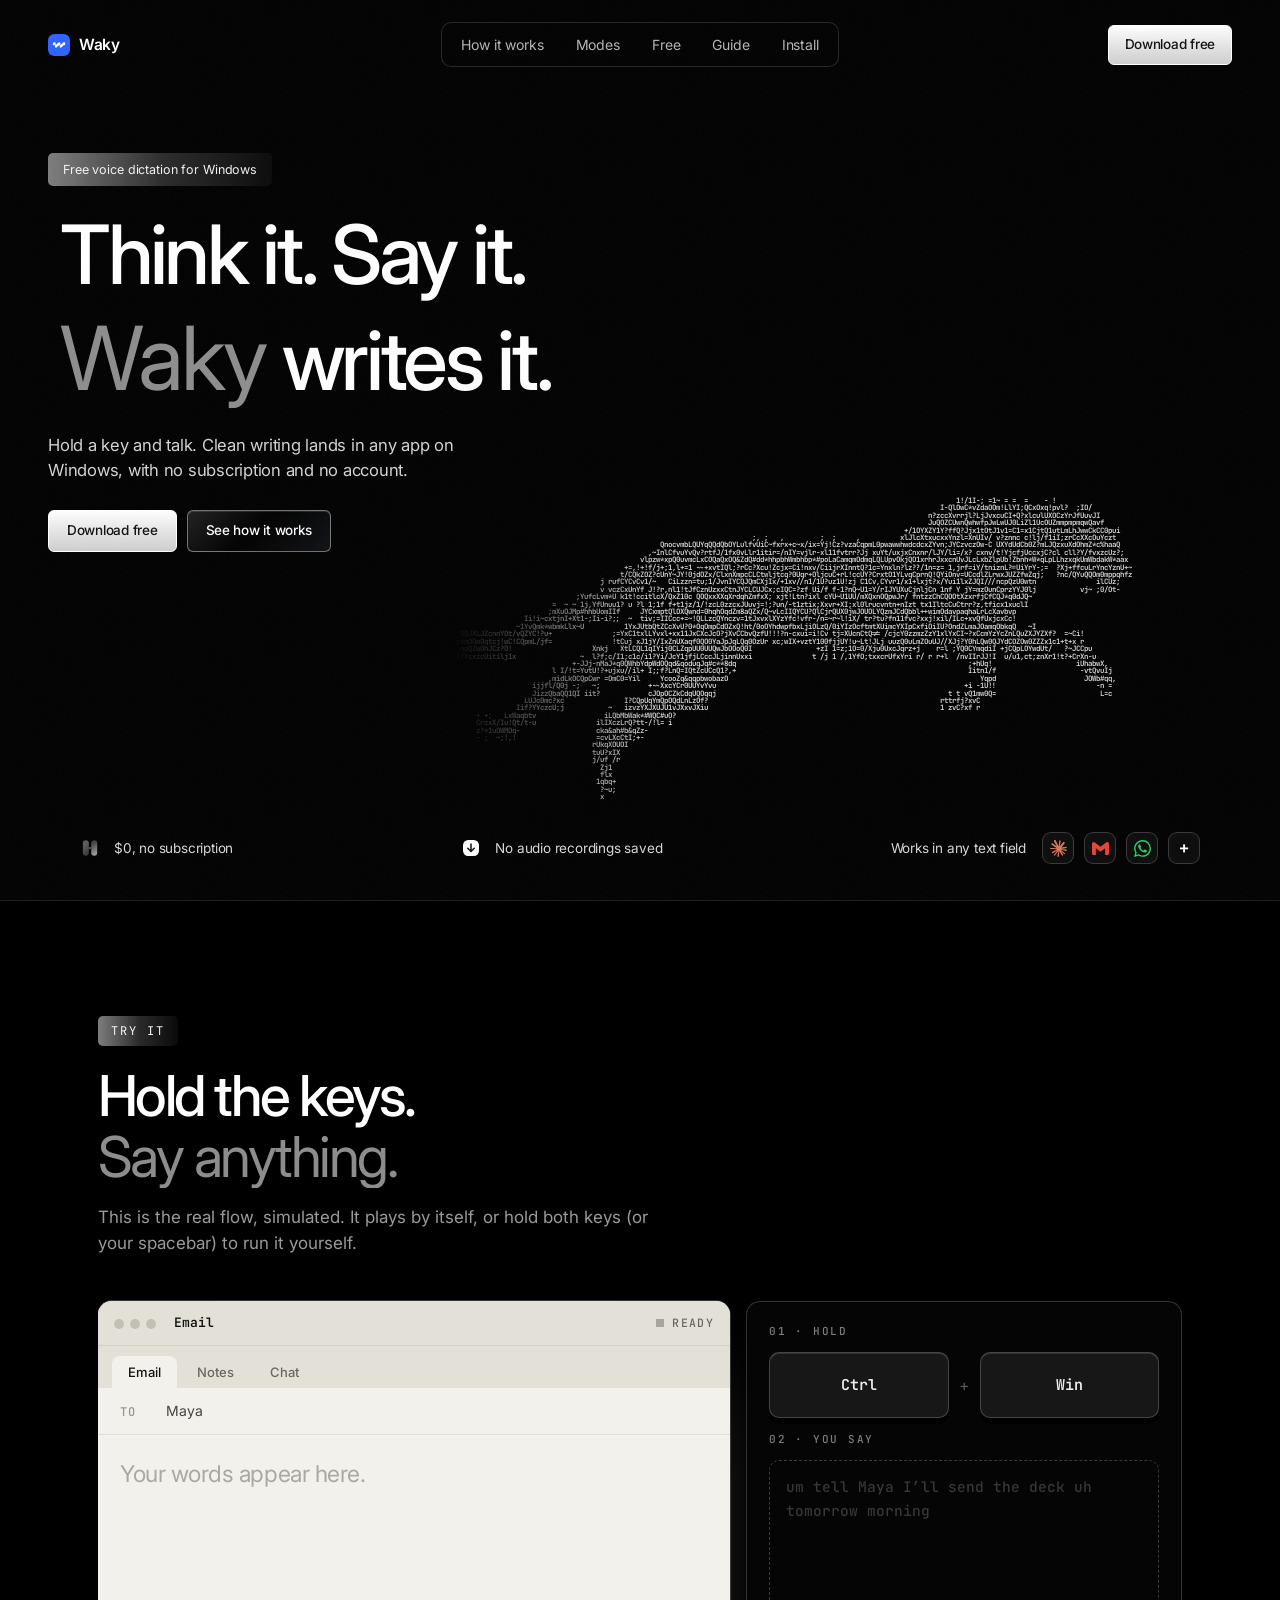
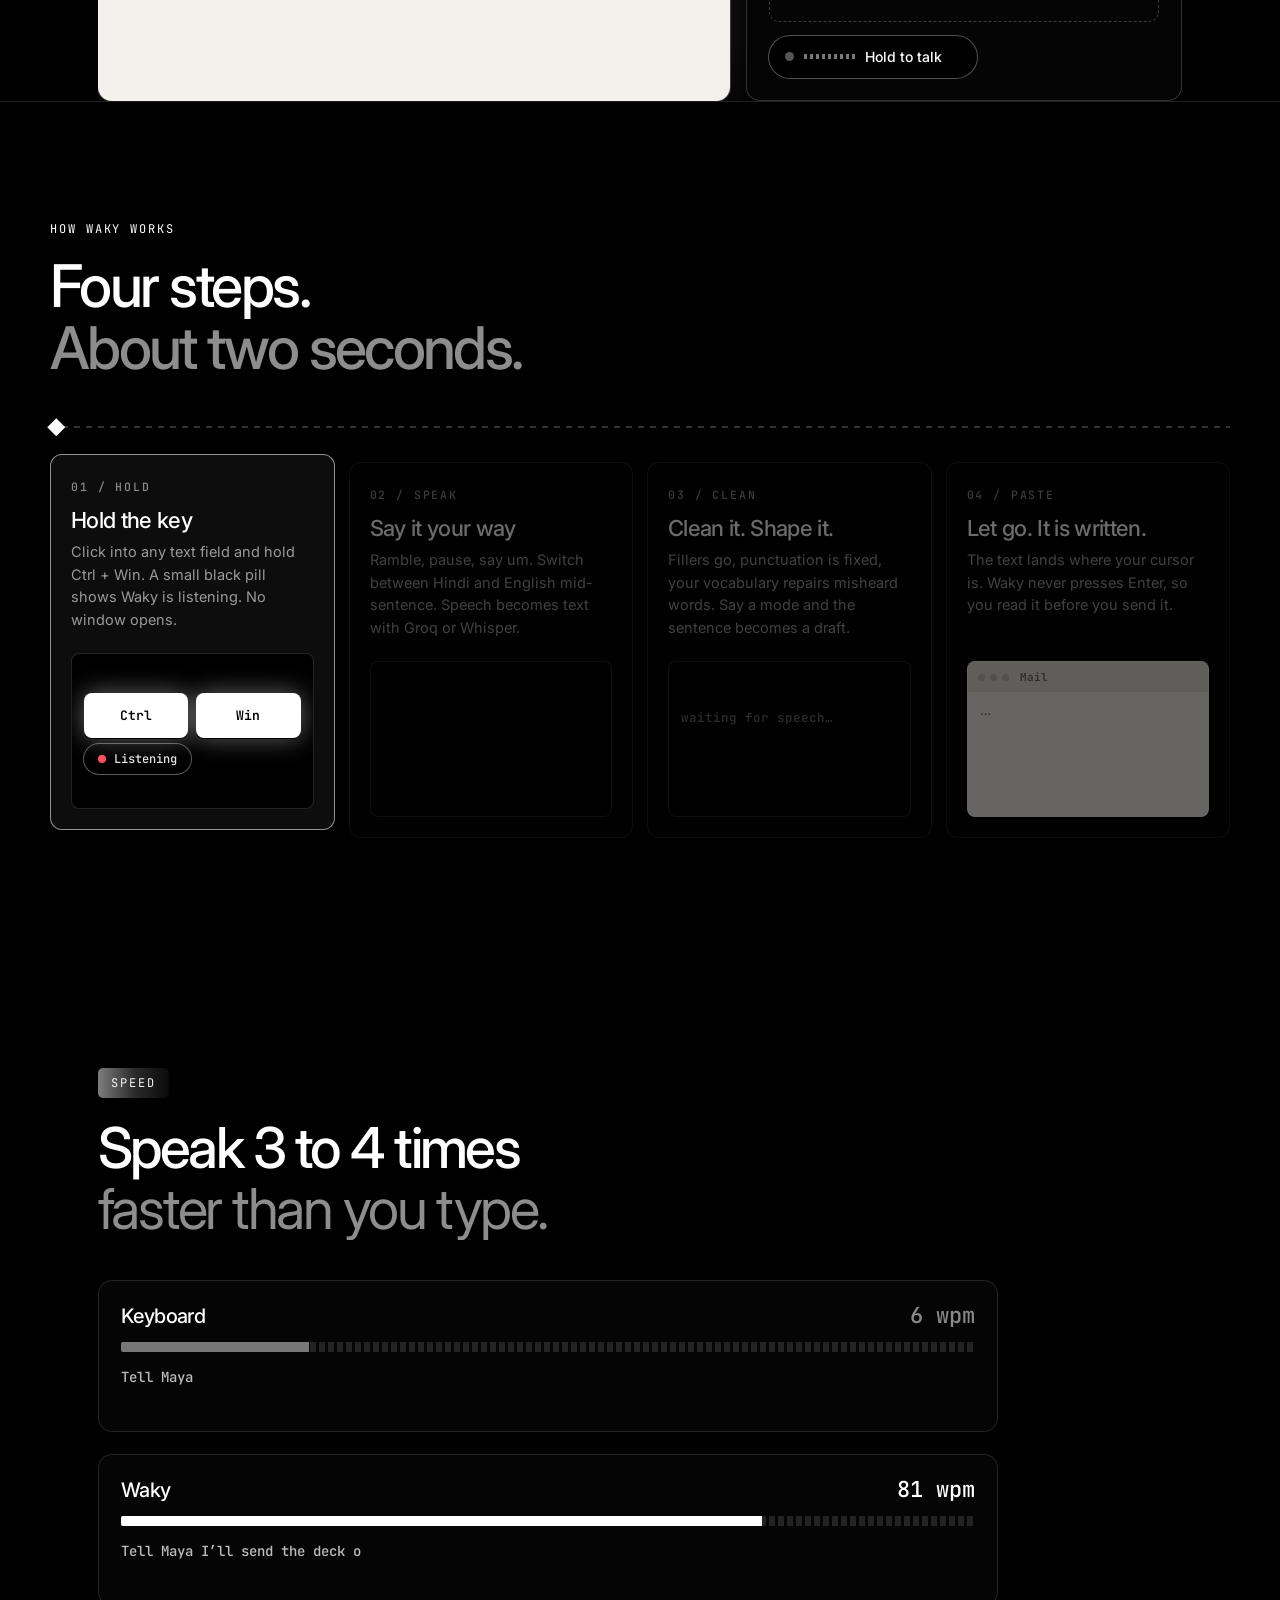
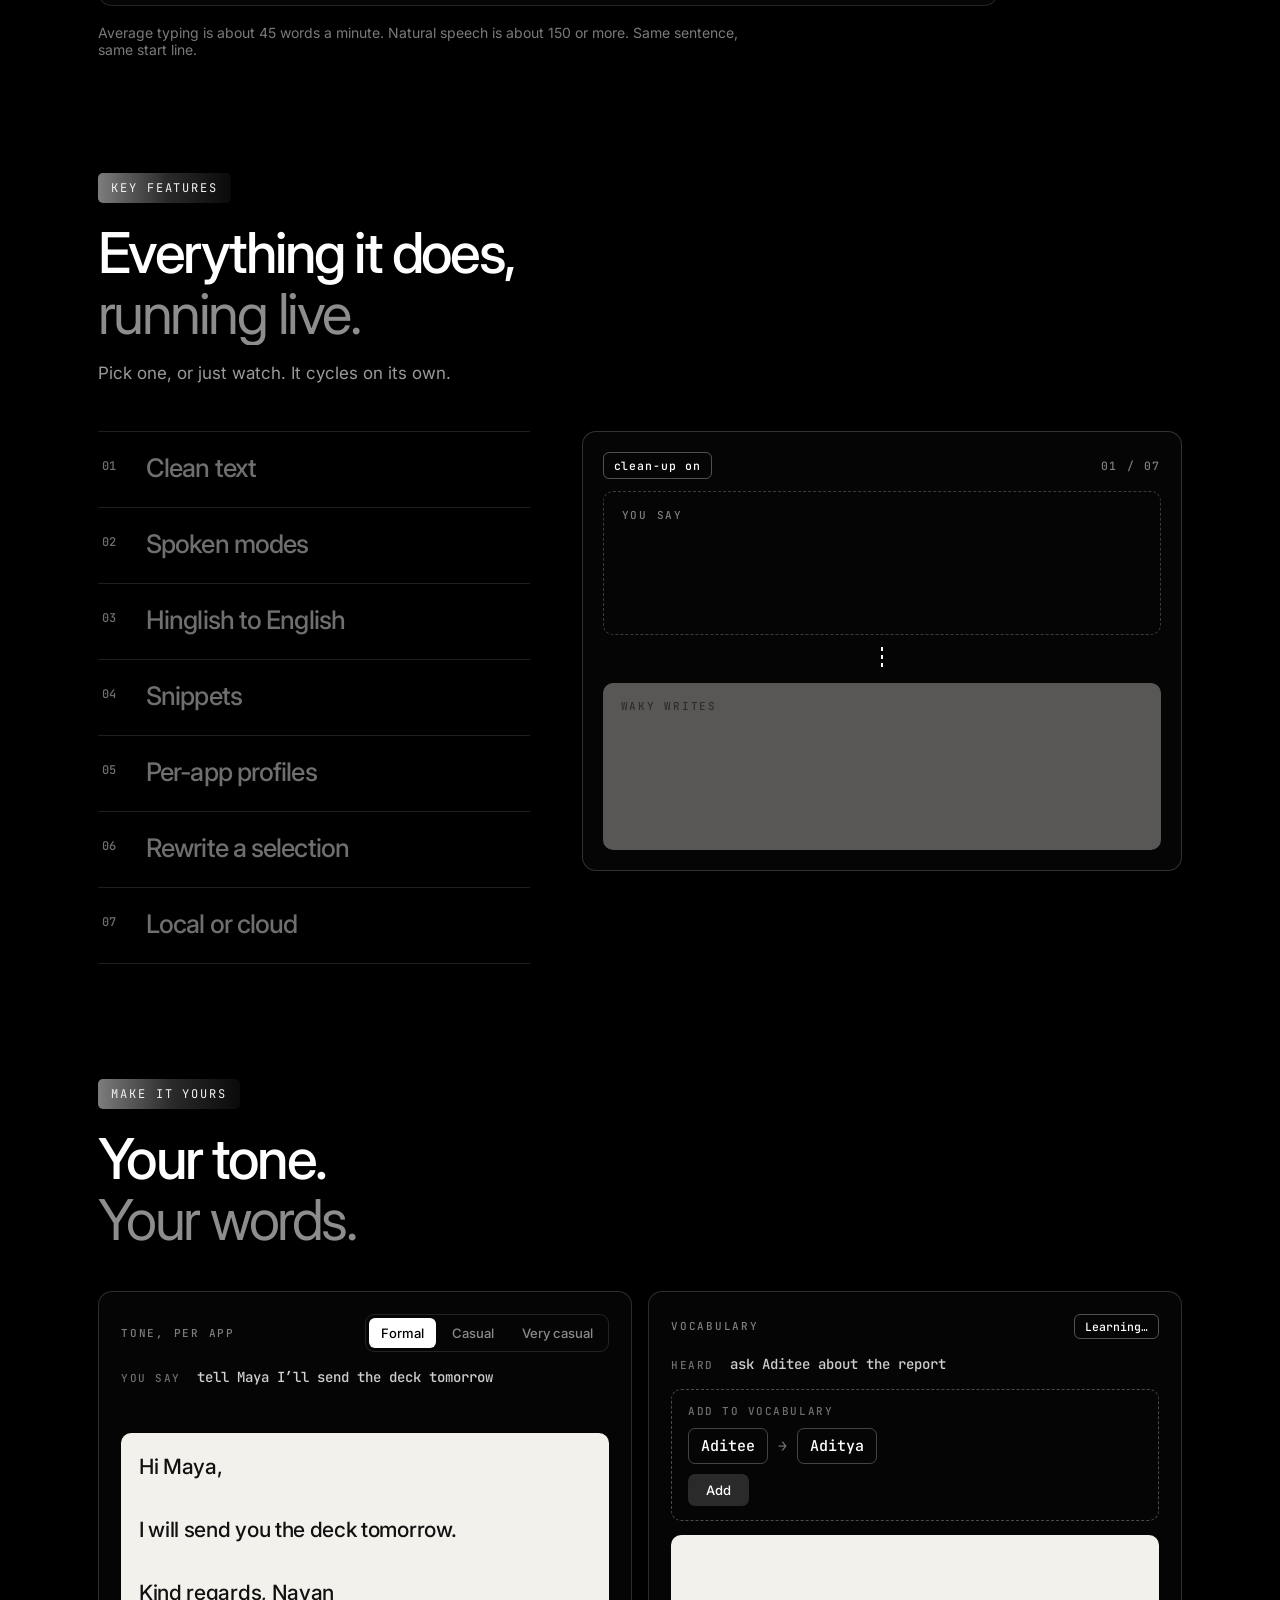
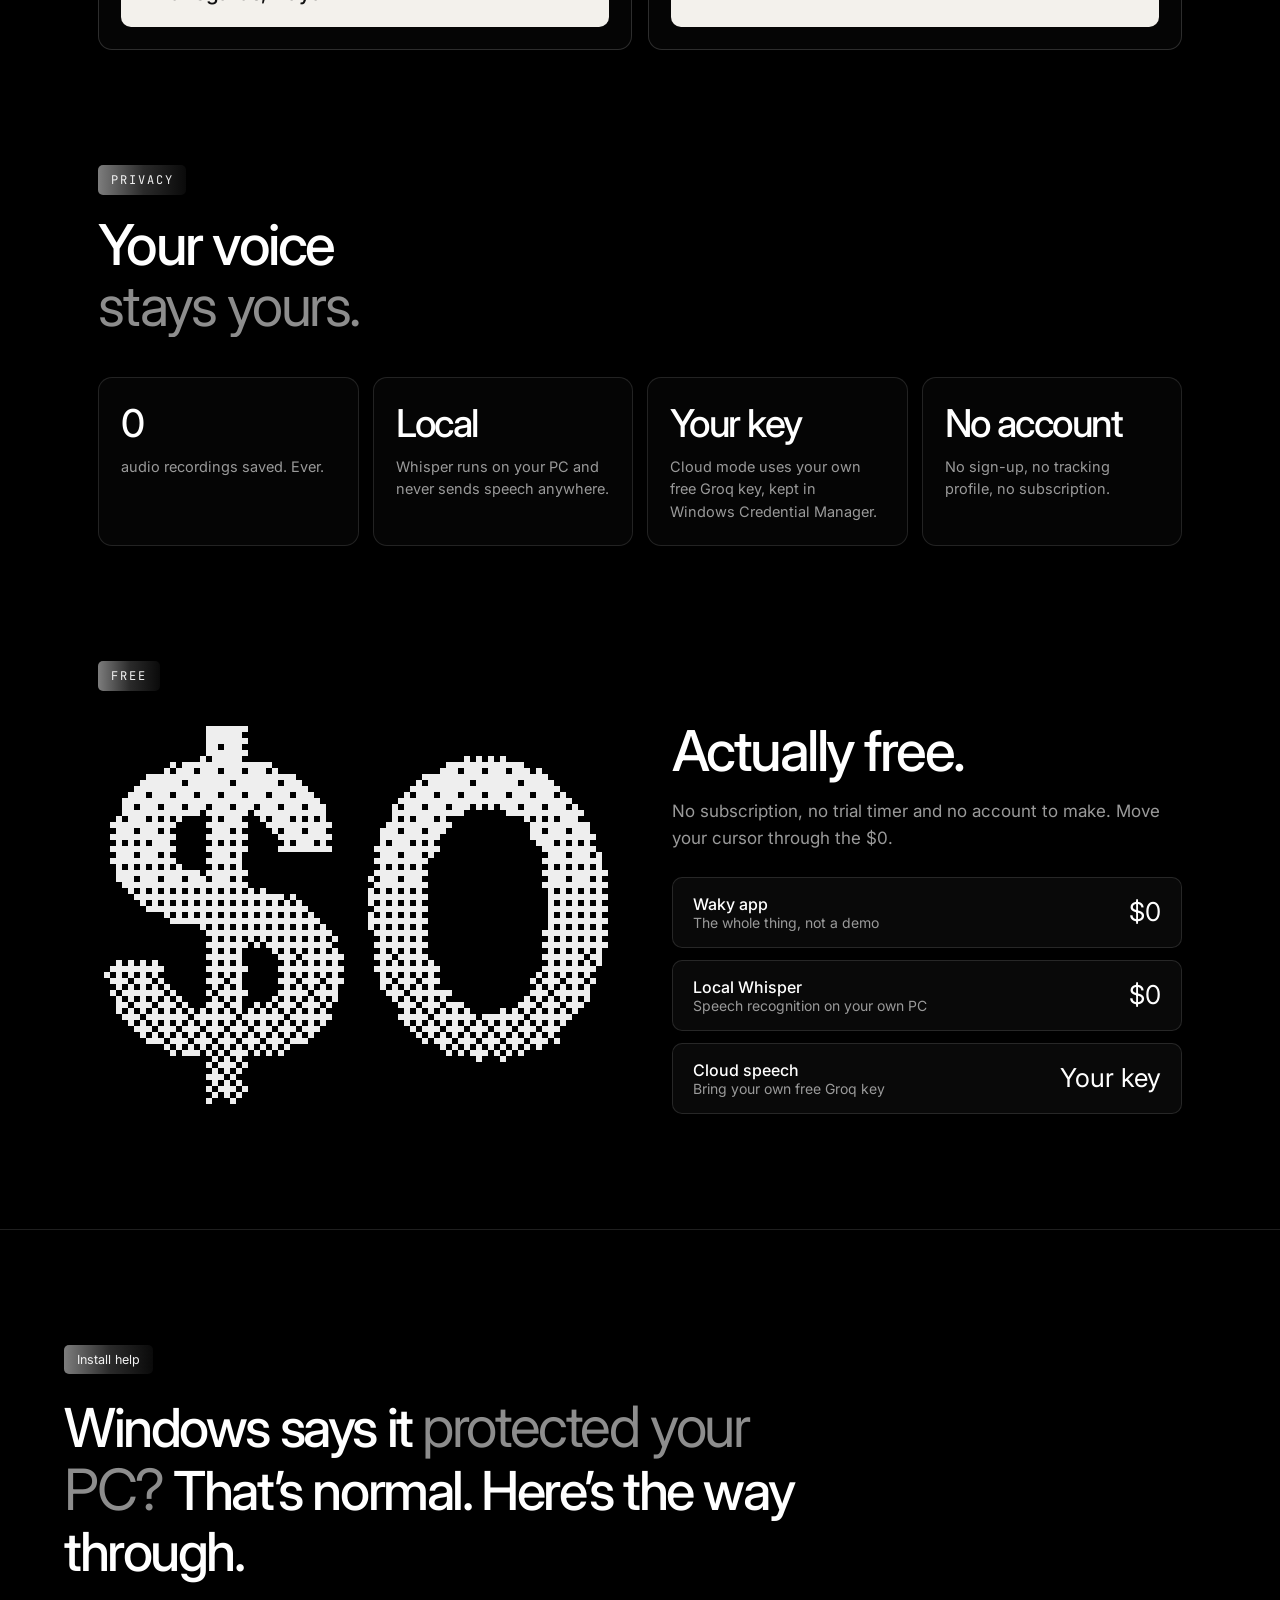
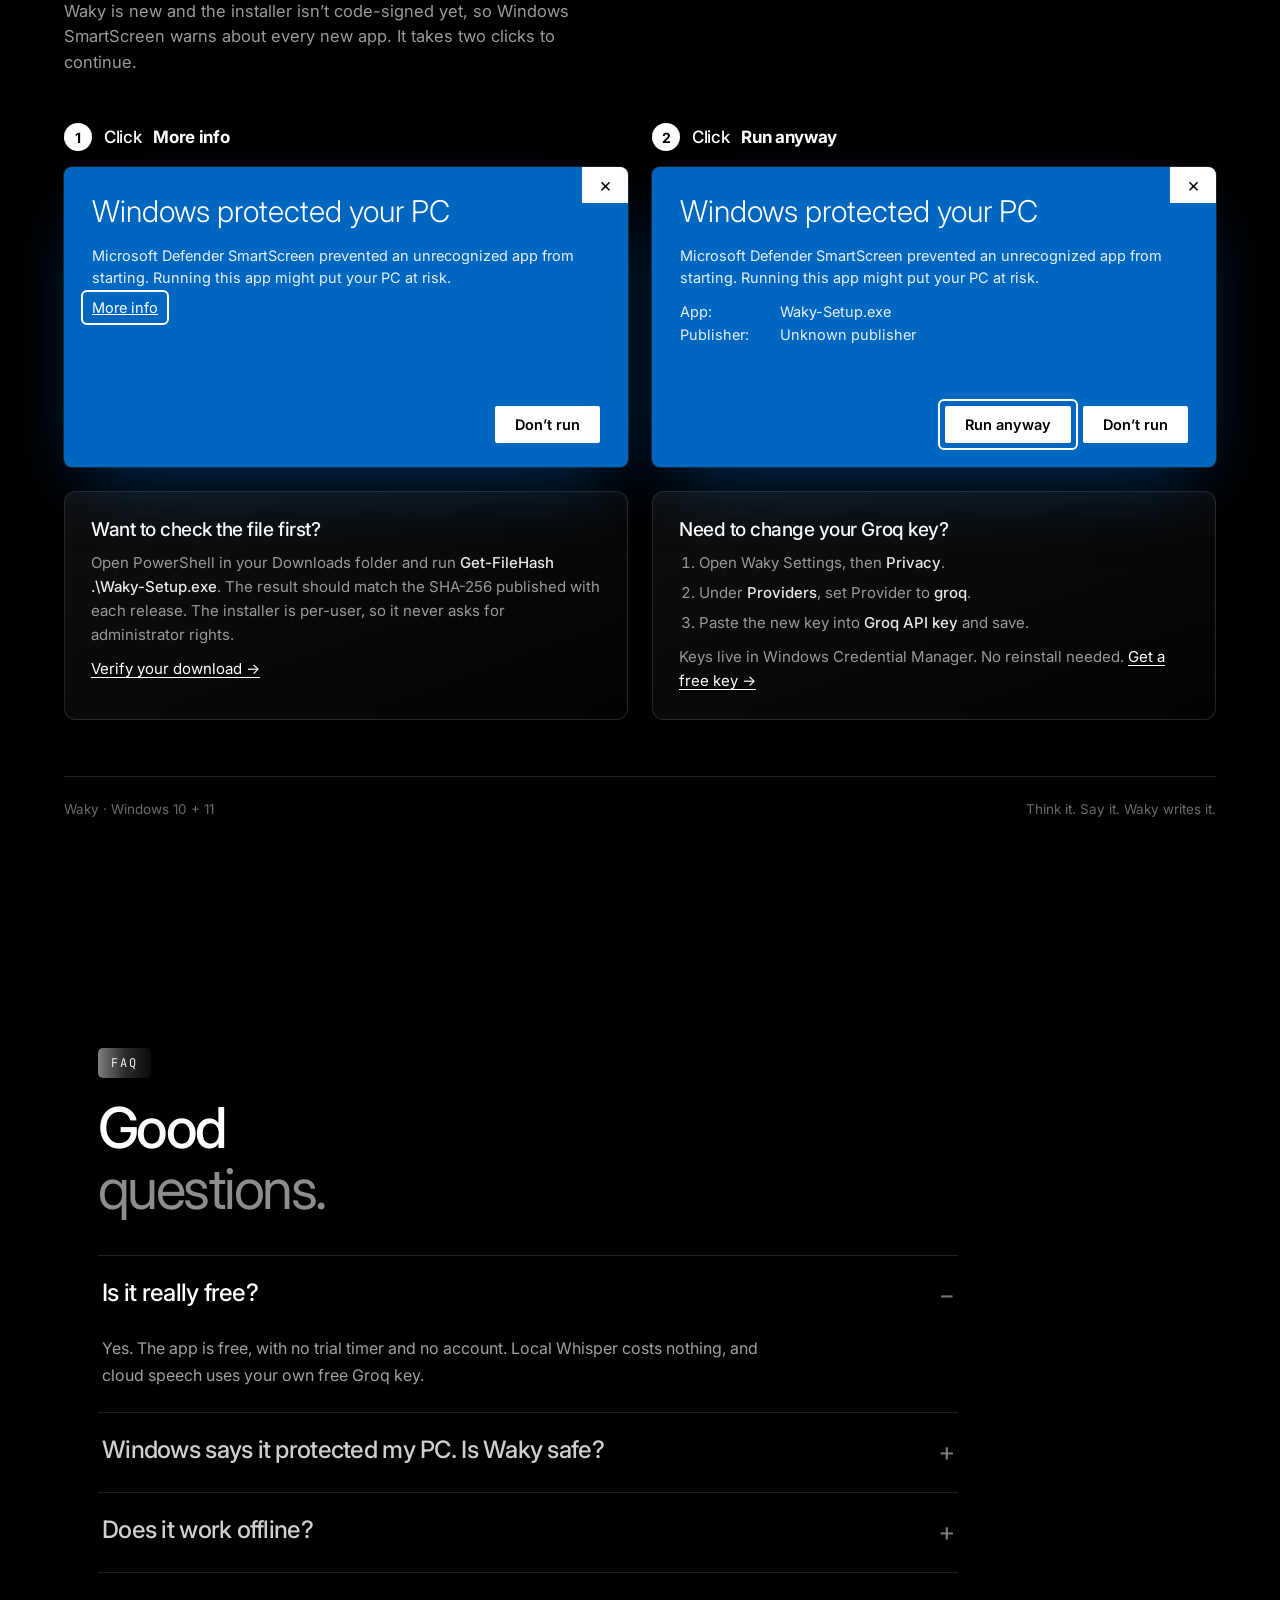
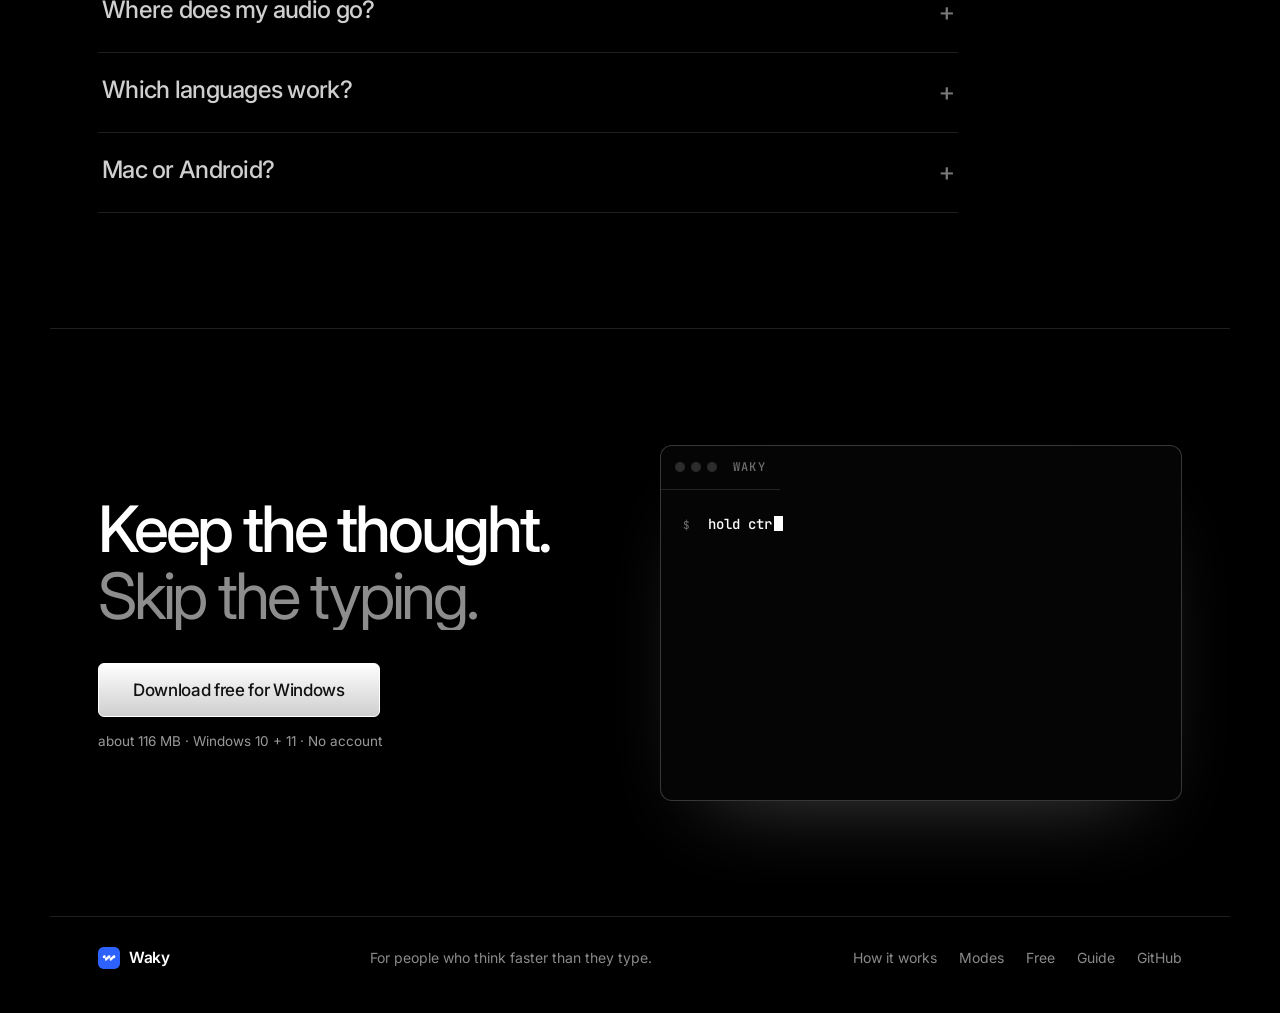
<file: index.html>
<!doctype html>
<html lang="en">
<head>
<meta charset="utf-8">
<meta name="viewport" content="width=device-width, initial-scale=1, viewport-fit=cover">
<title>Waky — Free Voice Dictation for Windows</title>
<meta name="description" content="Hold a key and talk. Waky turns your voice into clean writing in any app on Windows. Free.">
<meta name="theme-color" content="#000000">
<meta property="og:title" content="Waky — Think it. Say it. Waky writes it.">
<meta property="og:description" content="Free voice dictation for Windows. Hold a key and talk.">
<meta property="og:image" content="assets/waky-icon.png">
<link rel="icon" href="assets/waky-icon.png">
<link rel="preconnect" href="https://fonts.googleapis.com">
<link rel="preconnect" href="https://fonts.gstatic.com" crossorigin>
<link href="https://fonts.googleapis.com/css2?family=Inter:ital,opsz,wght@0,14..32,100..900&family=Instrument+Serif:ital@1&family=Pixelify+Sans:wght@400;500;600&family=JetBrains+Mono:wght@400;500;700&display=swap" rel="stylesheet">
<link rel="stylesheet" href="base.css"><link rel="stylesheet" href="v7.css?v=7">
</head>
<body style="background:#000;color:#fff"><div id="sprog"></div>
<div class="grain"></div>
  <div class="menu-backdrop"></div>
  <header class="header">
    <a class="logo appear appear--scale" href="#top" aria-label="Waky" style="--d:.08s"><img src="assets/waky-icon.png" alt="" width="22" height="22"><span>Waky</span></a>
    <nav id="site-nav" aria-label="Primary">
      <a class="appear appear--scale" href="how-it-works.html" style="--d:.16s">How it works</a>
      <a class="appear appear--soft" href="modes.html" style="--d:.28s">Modes</a>
      <a class="appear appear--scale" href="free.html" style="--d:.40s">Free</a>
      <a class="appear appear--soft" href="guide.html" style="--d:.52s">Guide</a>
      <a class="appear appear--scale" href="#install-help" style="--d:.60s">Install</a>
    </nav>
    <a class="btn btn-solid header-cta appear appear--scale js-download" href="#download" style="--d:.34s">Download free</a>
    <button class="burger appear appear--scale" type="button" aria-controls="site-nav" aria-expanded="false" aria-label="Open menu" style="--d:.34s"><span></span><span></span><span></span></button>
  </header>
<div class="hero-photo" id="hp"><canvas id="leo" class="leo-c" aria-hidden="true"></canvas></div>
<div class="page">

  <main class="hero" id="top">
    <div class="hero-copy">
      <span data-scramble data-scramble-load class="badge appear appear--pop" style="--d:.22s"><svg class="badge-star" viewBox="0 0 24 24" aria-hidden="true"><path d="M12 2.6C12.55 2.6 12.88 3.15 13.08 4.7c.62 4.7 1.52 5.6 6.22 6.22 1.55.2 2.1.53 2.1 1.08s-.55.88-2.1 1.08c-4.7.62-5.6 1.52-6.22 6.22-.2 1.55-.53 2.1-1.08 2.1s-.88-.55-1.08-2.1c-.62-4.7-1.52-5.6-6.22-6.22C3.15 12.88 2.6 12.55 2.6 12s.55-.88 2.1-1.08c4.7-.62 5.6-1.52 6.22-6.22C11.12 3.15 11.45 2.6 12 2.6Z"/></svg>Free voice dictation for Windows</span>
      <h1><span class="headline-line appear appear--mask" style="--d:.42s">Think it. Say it.</span><span class="headline-line appear appear--mask" style="--d:.62s"><em>Waky</em> writes it.</span></h1>
      <p class="lede appear appear--soft" style="--d:.82s">Hold a key and talk. Clean writing lands in any app on Windows, with no subscription and no account.</p>
      <div class="hero-actions">
        <a class="btn btn-solid appear appear--btn js-download" href="#download" style="--d:.96s">Download free</a>
        <a class="btn btn-ghost appear appear--side" href="how-it-works.html" style="--d:1.10s">See how it works</a>
      </div>
    </div>
  </main>

  <footer class="stats">
    <div class="stat appear appear--stat" style="--d:1.12s">
      <svg viewBox="0 0 24 24" aria-hidden="true"><defs><linearGradient id="gA" x1="3" y1="2" x2="14" y2="22" gradientUnits="userSpaceOnUse"><stop offset="0" stop-color="#fff" stop-opacity=".38"/><stop offset="1" stop-color="#3a3a3a" stop-opacity=".62"/></linearGradient><linearGradient id="gB" x1="3" y1="2" x2="14" y2="22" gradientUnits="userSpaceOnUse"><stop offset="0" stop-color="#3a3a3a" stop-opacity=".38"/><stop offset="1" stop-color="#fff" stop-opacity=".62"/></linearGradient></defs><rect x="3.4" y="2.6" width="7.2" height="18.8" rx="3.6" fill="url(#gA)"/><rect x="13.4" y="2.6" width="7.2" height="18.8" rx="3.6" fill="url(#gB)"/><rect x="9.2" y="10.9" width="5.6" height="2.2" rx="1.1" fill="#4a4a4a"/></svg>
      <span>$0, no subscription</span>
    </div>
    <div class="stat appear appear--stat" style="--d:1.28s">
      <svg viewBox="0 0 24 24" aria-hidden="true"><rect x="2.4" y="2.4" width="19.2" height="19.2" rx="6.2" fill="#fff"/><path d="M12 7.1v7.4M8.15 12.35L12 16.2l3.85-3.85" fill="none" stroke="#111" stroke-width="1.85" stroke-linecap="round" stroke-linejoin="round"/></svg>
      <span>No audio recordings saved</span>
    </div>
    <div class="stat stat-apps appear appear--stat" style="--d:1.44s"><span>Works in any text field</span><div class="apps" aria-label="Claude, Gmail, WhatsApp and more"><i class="ap ap-claude" title="Claude"></i><i class="ap ap-gmail" title="Gmail"></i><i class="ap ap-wa" title="WhatsApp"></i><i class="ap ap-plus" title="and every other app">+</i></div></div>
  </footer>
</div>


<div class="long">
<section class="lsec" id="try"><span class="eyebrow sc-in pxr">Try it</span><h2 class="pxr">Hold the keys.<br><em>Say anything.</em></h2><p class="sub2 pxr">This is the real flow, simulated. It plays by itself, or hold both keys (or your spacebar) to run it yourself.</p>
<div class="dm pxr" id="demo" data-s="idle">
<div class="dm-win">
<div class="dm-title"><span class="dm-dots"><i></i><i></i><i></i></span><b id="dApp">Email</b><span class="dstate" id="dState">Ready</span></div>
<div class="dm-apps" id="dTabs"><button class="on" data-k="email">Email</button><button data-k="notes">Notes</button><button data-k="hinglish">Chat</button></div>
<div class="dm-head"><span>To</span>Maya</div>
<div class="dm-body"><div class="dout" id="dOut"></div></div>
</div>
<div class="dm-hud">
<small>01 &middot; Hold</small>
<div class="dm-keys"><button class="kc" id="dK1" type="button">Ctrl</button><i>+</i><button class="kc" id="dK2" type="button">Win</button></div>
<small>02 &middot; You say</small>
<div class="dm-say"><p class="said" id="dSaid"></p></div>
<div class="hp" id="dPill" data-s="idle"><span class="pd"></span><span class="pb"><i></i><i></i><i></i><i></i><i></i><i></i><i></i><i></i><i></i></span><b id="dPL">Hold to talk</b></div>
</div>
</div></section>

<section class="hw" id="how" data-st="0"><div class="hw-in">
<span class="eyebrow sc-in pxr">How Waky works</span>
<h2 class="pxr">Four steps.<br><em>About two seconds.</em></h2>
<div class="hw-track" id="hwTrack"><i></i><b></b></div>
<ol class="hw-steps">
<li class="hw-s" data-i="0"><span class="hw-n">01 / HOLD</span><h3>Hold the key</h3><p>Click into any text field and hold Ctrl + Win. A small black pill shows Waky is listening. No window opens.</p>
<div class="hw-v"><div class="hw-keys"><kbd>Ctrl</kbd><kbd>Win</kbd></div><div class="hw-pill"><span></span><em id="hwPL">Listening</em></div></div></li>
<li class="hw-s" data-i="1"><span class="hw-n">02 / SPEAK</span><h3>Say it your way</h3><p>Ramble, pause, say um. Switch between Hindi and English mid-sentence. Speech becomes text with Groq or Whisper.</p>
<div class="hw-v"><pre class="hw-wave" id="hwWave"></pre><div class="hw-raw" id="hwRaw"></div></div></li>
<li class="hw-s" data-i="2"><span class="hw-n">03 / CLEAN</span><h3>Clean it. Shape it.</h3><p>Fillers go, punctuation is fixed, your vocabulary repairs misheard words. Say a mode and the sentence becomes a draft.</p>
<div class="hw-v"><div class="hw-mid" id="hwMid"></div><span class="hw-chip" id="hwChip">mode: email</span></div></li>
<li class="hw-s" data-i="3"><span class="hw-n">04 / PASTE</span><h3>Let go. It is written.</h3><p>The text lands where your cursor is. Waky never presses Enter, so you read it before you send it.</p>
<div class="hw-v hw-paper"><div class="hw-pbar"><i></i><i></i><i></i><em>Mail</em></div><div class="hw-out" id="hwOut"></div></div></li>
</ol></div></section>

<section class="lsec sp" id="speed"><span class="eyebrow sc-in pxr">Speed</span><h2 class="pxr">Speak 3 to 4 times<br><em>faster than you type.</em></h2>
<div class="sp-grid pxr"><div class="sp-row"><div class="sp-h"><b>Keyboard</b><span id="spKw">0 wpm</span></div><div class="sp-bar"><i id="spKb"></i></div><p class="sp-t" id="spK"></p></div>
<div class="sp-row w"><div class="sp-h"><b>Waky</b><span id="spWw">0 wpm</span></div><div class="sp-bar"><i id="spWb"></i></div><p class="sp-t" id="spW"></p></div></div>
<p class="sp-note pxr">Average typing is about 45 words a minute. Natural speech is about 150 or more. Same sentence, same start line.</p></section>
<section class="lsec ft" id="features"><span class="eyebrow sc-in pxr">Key features</span><h2 class="pxr">Everything it does,<br><em>running live.</em></h2><p class="sub2 pxr">Pick one, or just watch. It cycles on its own.</p>
<div class="ft-grid pxr"><ul class="ft-list" id="ftList"></ul>
<div class="ft-stage" id="ftStage"><div class="ft-top"><span id="ftCtx">clean-up on</span><span id="ftIdx">01 / 07</span></div>
<div class="ft-pane"><small>You say</small><p id="ftIn"></p></div><div class="ft-arrow" aria-hidden="true"></div>
<div class="ft-pane out"><small>Waky writes</small><p id="ftOut"></p></div></div></div></section>

<section class="lsec" id="tone"><span class="eyebrow sc-in pxr">Make it yours</span><h2 class="pxr">Your tone.<br><em>Your words.</em></h2>
<div class="tv pxr"><div class="tv-card"><div class="tv-h"><small>Tone, per app</small><div class="tv-tabs" id="tvTabs"><button class="on">Formal</button><button>Casual</button><button>Very casual</button></div></div><p class="tv-say"><span class="d">You say</span> tell Maya I’ll send the deck tomorrow</p><p class="tv-out" id="tvOut"></p></div>
<div class="tv-card" id="vocab"><div class="tv-h"><small>Vocabulary</small><span class="tv-tag" id="vcTag">Learning…</span></div><p class="tv-say"><span class="d">Heard</span> <span id="vcHeard">ask Aditee about the report</span></p>
<div class="vc-dlg"><span class="d">Add to vocabulary</span><div class="vc-f"><b>Aditee</b><i>→</i><b id="vcTo">Aditya</b></div><button type="button" id="vcBtn" tabindex="-1">Add</button></div><p class="tv-out" id="vcOut"></p></div></div></section>
<section class="lsec" id="privacy"><span class="eyebrow sc-in pxr">Privacy</span><h2 class="pxr">Your voice<br><em>stays yours.</em></h2>
<div class="pv pxr"><div><b>0</b><span>audio recordings saved. Ever.</span></div><div><b>Local</b><span>Whisper runs on your PC and never sends speech anywhere.</span></div><div><b>Your key</b><span>Cloud mode uses your own free Groq key, kept in Windows Credential Manager.</span></div><div><b>No account</b><span>No sign-up, no tracking profile, no subscription.</span></div></div></section>
<section class="lsec" id="free"><span class="eyebrow sc-in pxr">Free</span><div class="lfree"><div class="ledc pxr"><canvas id="led" aria-label="$0"></canvas></div><div class="pxr"><h2>Actually free.</h2><p class="sub2">No subscription, no trial timer and no account to make. Move your cursor through the $0.</p><ul><li><div><b>Waky app</b><span>The whole thing, not a demo</span></div><em>$0</em></li><li><div><b>Local Whisper</b><span>Speech recognition on your own PC</span></div><em>$0</em></li><li><div><b>Cloud speech</b><span>Bring your own free Groq key</span></div><em>Your key</em></li></ul></div></div></section>
<section class="ss" id="install-help">
  <div class="ss-in">
    <span class="ss-k">Install help</span>
    <h2>Windows says it <em>protected your PC?</em> That’s normal. Here’s the way through.</h2>
    <p class="ss-lede">Waky is new and the installer isn’t code-signed yet, so Windows SmartScreen warns about every new app. It takes two clicks to continue.</p>
    <div class="ss-grid">
      <div class="ss-step">
        <div class="ss-cap"><b>1</b>Click <strong>More info</strong></div>
        <div class="dlg" role="img" aria-label="Windows SmartScreen dialog with a More info link"><span class="x">×</span><h3>Windows protected your PC</h3><p>Microsoft Defender SmartScreen prevented an unrecognized app from starting. Running this app might put your PC at risk.</p><span class="mi pulse">More info</span><div class="btns"><span class="b">Don’t run</span></div></div>
      </div>
      <div class="ss-step">
        <div class="ss-cap"><b>2</b>Click <strong>Run anyway</strong></div>
        <div class="dlg" role="img" aria-label="Windows SmartScreen dialog showing the Run anyway button"><span class="x">×</span><h3>Windows protected your PC</h3><p>Microsoft Defender SmartScreen prevented an unrecognized app from starting. Running this app might put your PC at risk.</p><div class="kv"><span>App:</span><span>Waky-Setup.exe</span><span>Publisher:</span><span>Unknown publisher</span></div><div class="btns"><span class="b pulse">Run anyway</span><span class="b">Don’t run</span></div></div>
      </div>
    </div>
    <div class="ss-why">
      <div class="ss-card"><h4>Want to check the file first?</h4><p>Open PowerShell in your Downloads folder and run <b>Get-FileHash .\Waky-Setup.exe</b>. The result should match the SHA-256 published with each release. The installer is per-user, so it never asks for administrator rights.</p><p style="margin-top:10px"><a href="guide.html#verify">Verify your download →</a></p></div>
      <div class="ss-card" id="key"><h4>Need to change your Groq key?</h4><ol><li>Open Waky Settings, then <b>Privacy</b>.</li><li>Under <b>Providers</b>, set Provider to <b>groq</b>.</li><li>Paste the new key into <b>Groq API key</b> and save.</li></ol><p style="margin-top:10px">Keys live in Windows Credential Manager. No reinstall needed. <a href="guide.html#groq">Get a free key →</a></p></div>
    </div>
  </div>
  <div class="ss-foot"><span>Waky · Windows 10 + 11</span><span>Think it. Say it. Waky writes it.</span></div>
</section>
<section class="lsec" id="faq"><span class="eyebrow sc-in pxr">FAQ</span><h2 class="pxr">Good<br><em>questions.</em></h2>
<div class="fq pxr"><details open><summary>Is it really free?</summary><p>Yes. The app is free, with no trial timer and no account. Local Whisper costs nothing, and cloud speech uses your own free Groq key.</p></details>
<details><summary>Windows says it protected my PC. Is Waky safe?</summary><p>SmartScreen warns about every new app that is not code-signed yet. Click More info, then Run anyway. You can also verify the SHA-256 of the installer. The steps are in the Install help below.</p></details>
<details><summary>Does it work offline?</summary><p>Yes. Switch to local Whisper in Settings and speech is transcribed on your PC. Clean-up falls back to simple rules without internet.</p></details>
<details><summary>Where does my audio go?</summary><p>Nowhere is it stored. In cloud mode it goes to Groq with your key for transcription. In local mode it never leaves your PC.</p></details>
<details><summary>Which languages work?</summary><p>English and Hindi, including Hinglish mixed in one sentence, plus the many languages Whisper supports.</p></details>
<details><summary>Mac or Android?</summary><p>Not yet. Waky is built for Windows 10 and 11.</p></details></div></section>
<section class="cta-band"><div><h2 class="pxr">Keep the thought.<br><em>Skip the typing.</em></h2><a class="btn btn-solid js-download" href="#download">Download free for Windows</a><p style="margin-top:16px;font-size:13.5px"><span class="js-size">about 113 MB</span> &middot; Windows 10 + 11 &middot; No account</p></div><div class="cta-term" id="term" aria-hidden="true"><div class="ct-bar"><i></i><i></i><i></i><span>waky</span></div><pre id="ctOut"></pre></div></section>
<div class="lfoot"><a class="logo" href="#top"><img src="assets/waky-icon.png" alt="" width="20" height="20" style="border-radius:5px"><span>Waky</span></a><p>For people who think faster than they type.</p><nav><a href="how-it-works.html">How it works</a><a href="modes.html">Modes</a><a href="free.html">Free</a><a href="guide.html">Guide</a><a href="#" class="js-repo">GitHub</a></nav></div>
</div>
<script src="site-config.js"></script><script src="nav.js" defer></script>
<script src="bitmap.js"></script>
<script src="assets/cheetah-frames.js"></script>
<script src="fx8.js"></script>
<script src="fx9.js"></script>

<script>
(function () {
  var cfg = window.WAKY || {};
  document.querySelectorAll(".js-repo").forEach(function(a){if(cfg.repoUrl)a.href=cfg.repoUrl});document.querySelectorAll(".js-download").forEach(function (a) { if (cfg.downloadUrl) { a.href = cfg.downloadUrl; a.setAttribute("download", ""); } });
  var els = Array.prototype.slice.call(document.querySelectorAll(".appear, .hero-photo"));
  els.forEach(function (el) { el.addEventListener("animationend", function (e) { if (e.target === el) el.classList.add("is-in"); }, { once: true }); });
  requestAnimationFrame(function () { requestAnimationFrame(function () {
    var ok = els.some(function (el) { return el.getAnimations && el.getAnimations().some(function (a) { return a.playState === "running" || a.playState === "finished"; }); });
    if (!ok) els.forEach(function (el) { el.classList.add("is-in"); });
  }); });
  var body = document.body, burger = document.querySelector(".burger");
  function set(open) { body.classList.toggle("menu-open", open); burger.setAttribute("aria-expanded", open); burger.setAttribute("aria-label", open ? "Close menu" : "Open menu"); }
  burger.addEventListener("click", function () { set(!body.classList.contains("menu-open")); });
  document.querySelectorAll("#site-nav a").forEach(function (a) { a.addEventListener("click", function () { set(false); }); });
  document.addEventListener("keydown", function (e) { if (e.key === "Escape") set(false); });
  window.matchMedia("(min-width: 901px)").addEventListener("change", function (m) { if (m.matches) set(false); });
})();
</script>
</body>
</html>
</file>
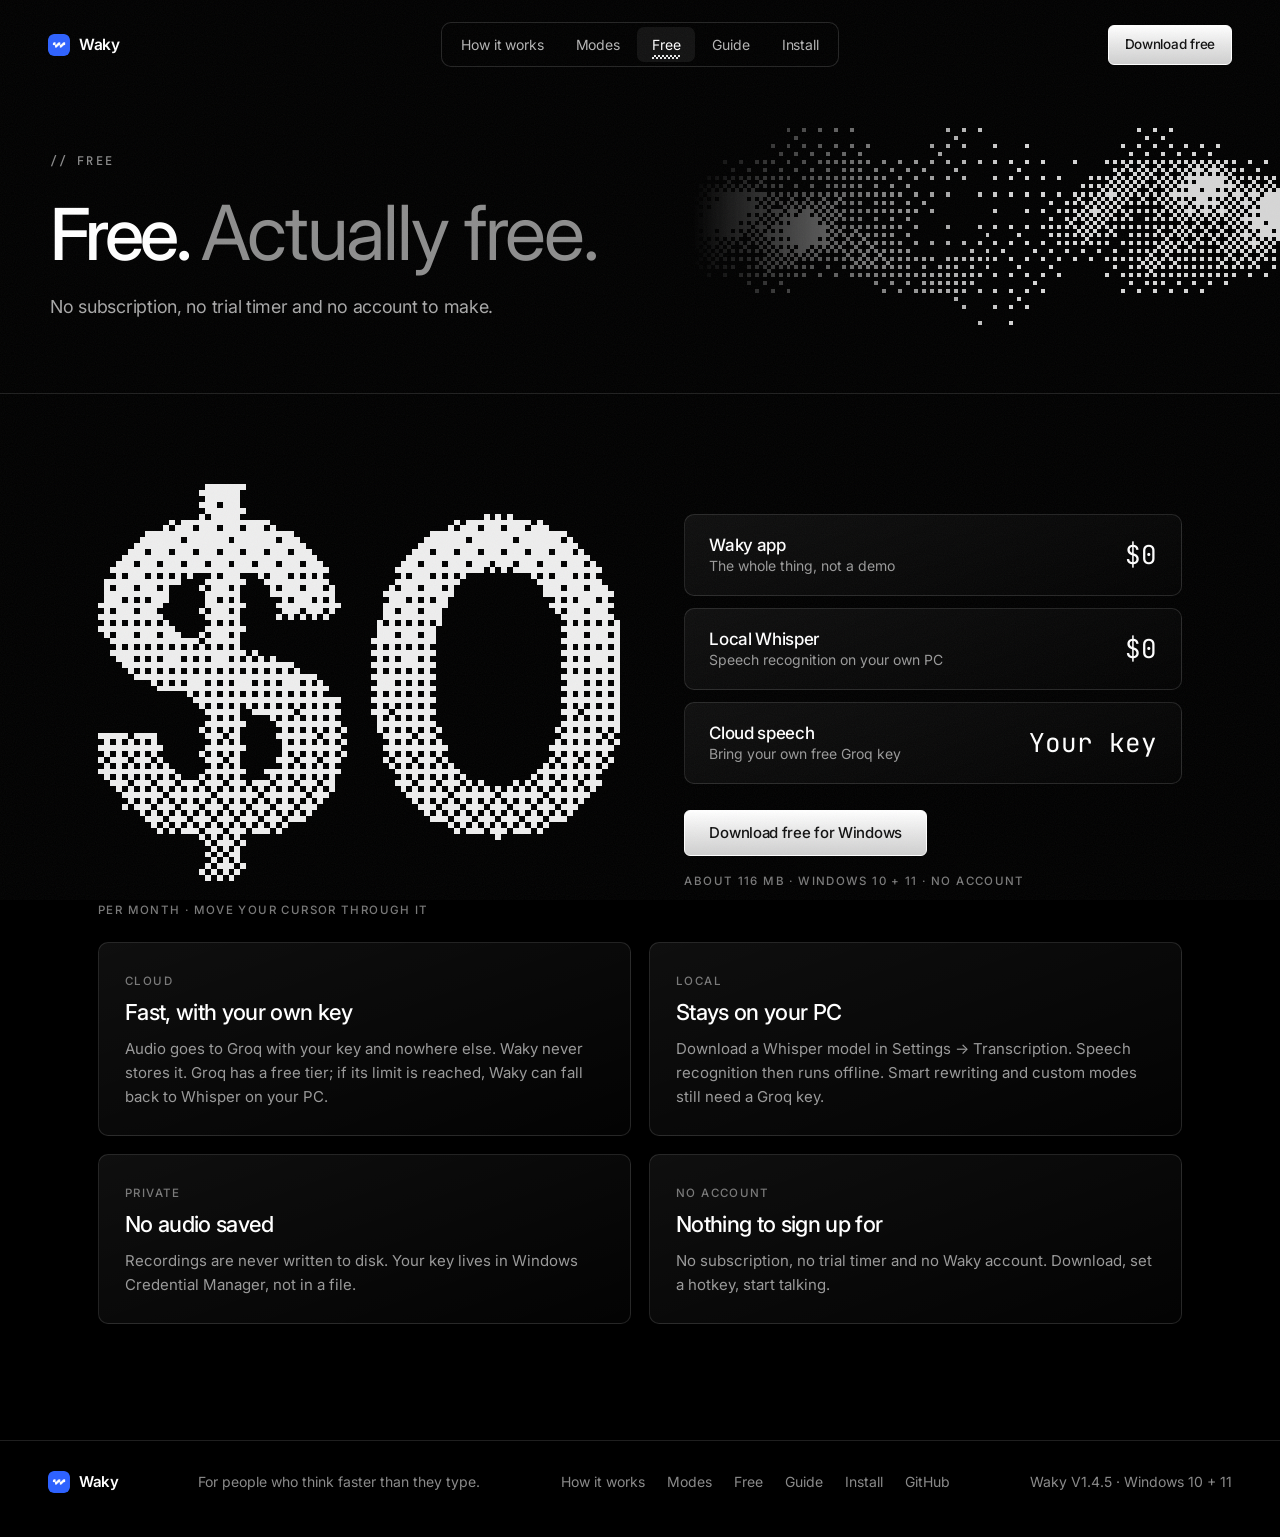
<file: free.html>
<!doctype html>
<html lang="en"><head><meta charset="utf-8"><meta name="viewport" content="width=device-width, initial-scale=1, viewport-fit=cover">
<title>Free — Waky</title><meta name="description" content="Waky is free: no subscription, no account, no trial timer."><meta name="theme-color" content="#000000">
<link rel="icon" href="assets/waky-icon.png"><link rel="preconnect" href="https://fonts.googleapis.com"><link rel="preconnect" href="https://fonts.gstatic.com" crossorigin><link href="https://fonts.googleapis.com/css2?family=Inter:ital,opsz,wght@0,14..32,100..900&family=Instrument+Serif:ital@1&family=JetBrains+Mono:wght@400;500;700&display=swap" rel="stylesheet">
<link rel="stylesheet" href="base.css"><link rel="stylesheet" href="pages.css"><link rel="stylesheet" href="v7.css?v=7"></head>
<body class="sub" style="background:#000;color:#fff">
<div class="grain"></div>
<div class="menu-backdrop"></div>
<header class="header">
  <a class="logo" href="index.html" aria-label="Waky"><img src="assets/waky-icon.png" alt="" width="22" height="22"><span>Waky</span></a>
  <nav id="site-nav" aria-label="Primary"><a href="how-it-works.html">How it works</a><a href="modes.html">Modes</a><a href="free.html" aria-current="page">Free</a><a href="guide.html">Guide</a><a href="install.html">Install</a></nav>
  <a class="btn btn-solid header-cta js-download" href="index.html">Download free</a>
  <button class="burger" type="button" aria-controls="site-nav" aria-expanded="false" aria-label="Open menu"><span></span><span></span><span></span></button>
</header>
<section class="shero"><canvas class="bm-bg" id="band" aria-hidden="true"></canvas>
<div class="shero-in"><span class="badge">Free</span><h1>Free. <em>Actually free.</em></h1><p class="lede">No subscription, no trial timer and no account to make.</p></div></section>
<main class="sbody"><div class="freegrid"><div class="ledwrap"><canvas id="led" aria-label="$0"></canvas><p class="mono">Per month · move your cursor through it</p></div>
<div><ul class="price">
<li class="bm-card"><div><b>Waky app</b><span>The whole thing, not a demo</span></div><em>$0</em></li>
<li class="bm-card"><div><b>Local Whisper</b><span>Speech recognition on your own PC</span></div><em>$0</em></li>
<li class="bm-card"><div><b>Cloud speech</b><span>Bring your own free Groq key</span></div><em>Your key</em></li></ul>
<div class="cta2"><a class="btn btn-solid js-download" href="index.html">Download free for Windows</a><span class="mono"><span class="js-size">about 113 MB</span> · Windows 10 + 11 · No account</span></div></div></div>
<div class="grid2 mt"><article class="card bm-card"><span class="mono">Cloud</span><h3>Fast, with your own key</h3><p class="muted">Audio goes to Groq with your key and nowhere else. Waky never stores it. Groq has a free tier; if its limit is reached, Waky can fall back to Whisper on your PC.</p></article>
<article class="card bm-card"><span class="mono">Local</span><h3>Stays on your PC</h3><p class="muted">Download a Whisper model in Settings → Transcription. Speech recognition then runs offline. Smart rewriting and custom modes still need a Groq key.</p></article>
<article class="card bm-card"><span class="mono">Private</span><h3>No audio saved</h3><p class="muted">Recordings are never written to disk. Your key lives in Windows Credential Manager, not in a file.</p></article>
<article class="card bm-card"><span class="mono">No account</span><h3>Nothing to sign up for</h3><p class="muted">No subscription, no trial timer and no Waky account. Download, set a hotkey, start talking.</p></article></div></main>
<footer class="sfoot"><a class="logo" href="index.html"><img src="assets/waky-icon.png" alt="" width="20" height="20"><span>Waky</span></a><p>For people who think faster than they type.</p><nav><a href="how-it-works.html">How it works</a><a href="modes.html">Modes</a><a href="free.html">Free</a><a href="guide.html">Guide</a><a href="install.html">Install</a><a href="#" class="js-repo">GitHub</a></nav><span>Waky <span class="js-version">V1.4.4</span> · Windows 10 + 11</span></footer>
<script src="site-config.js"></script><script src="nav.js" defer></script><script src="bitmap.js"></script><script src="pages.js"></script>
</body></html>
</file>
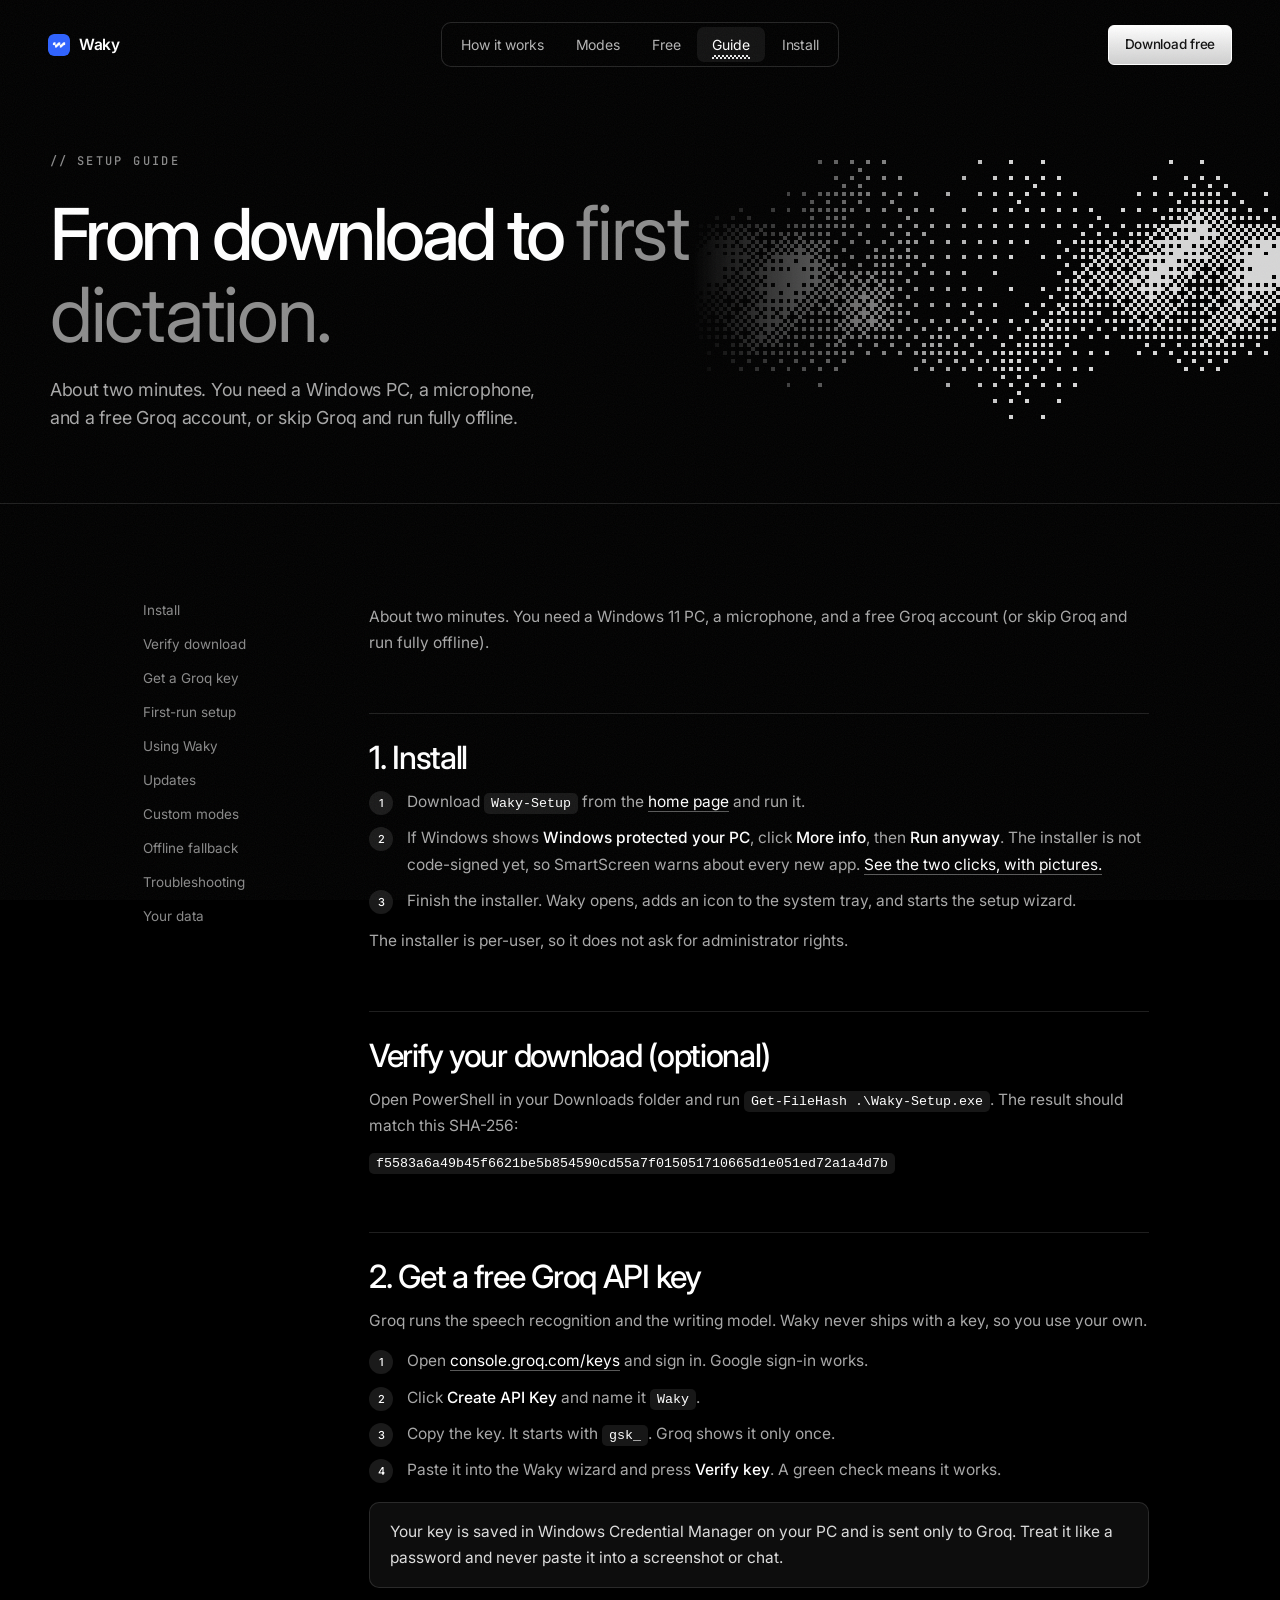
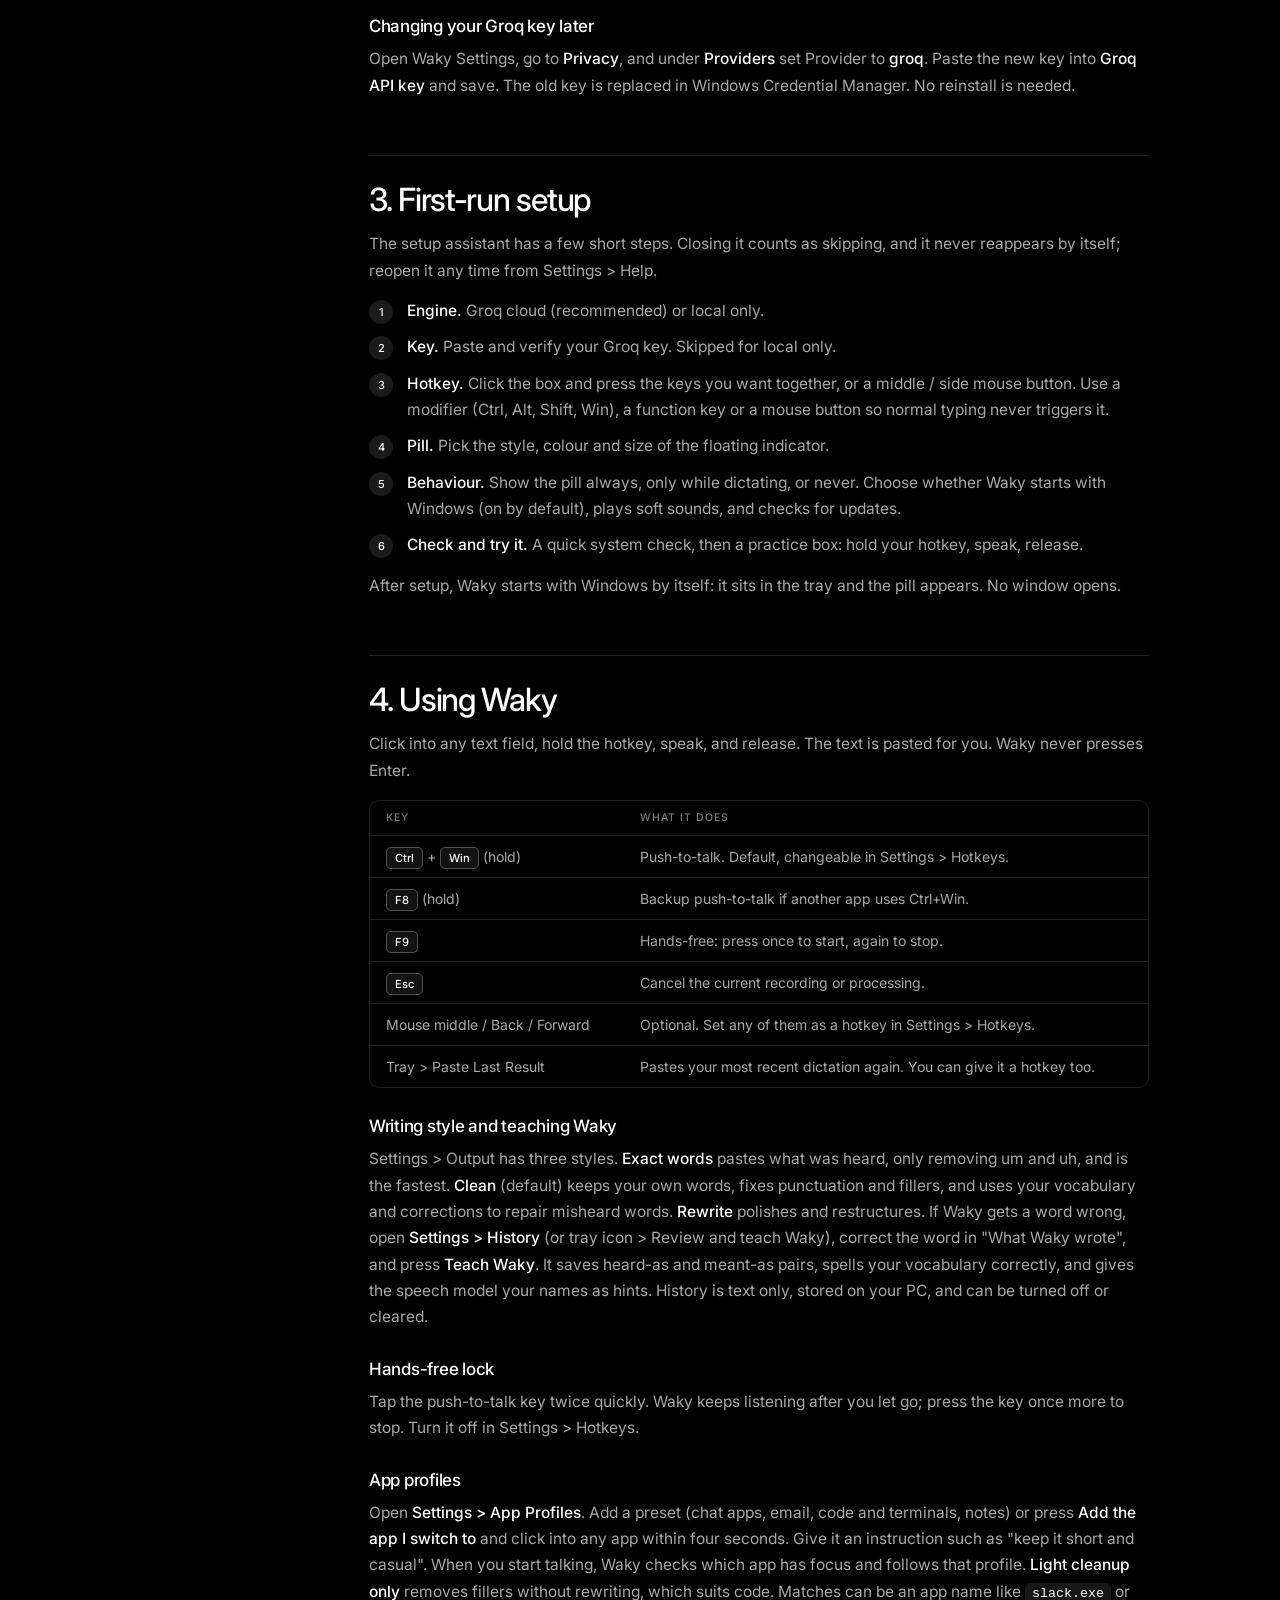
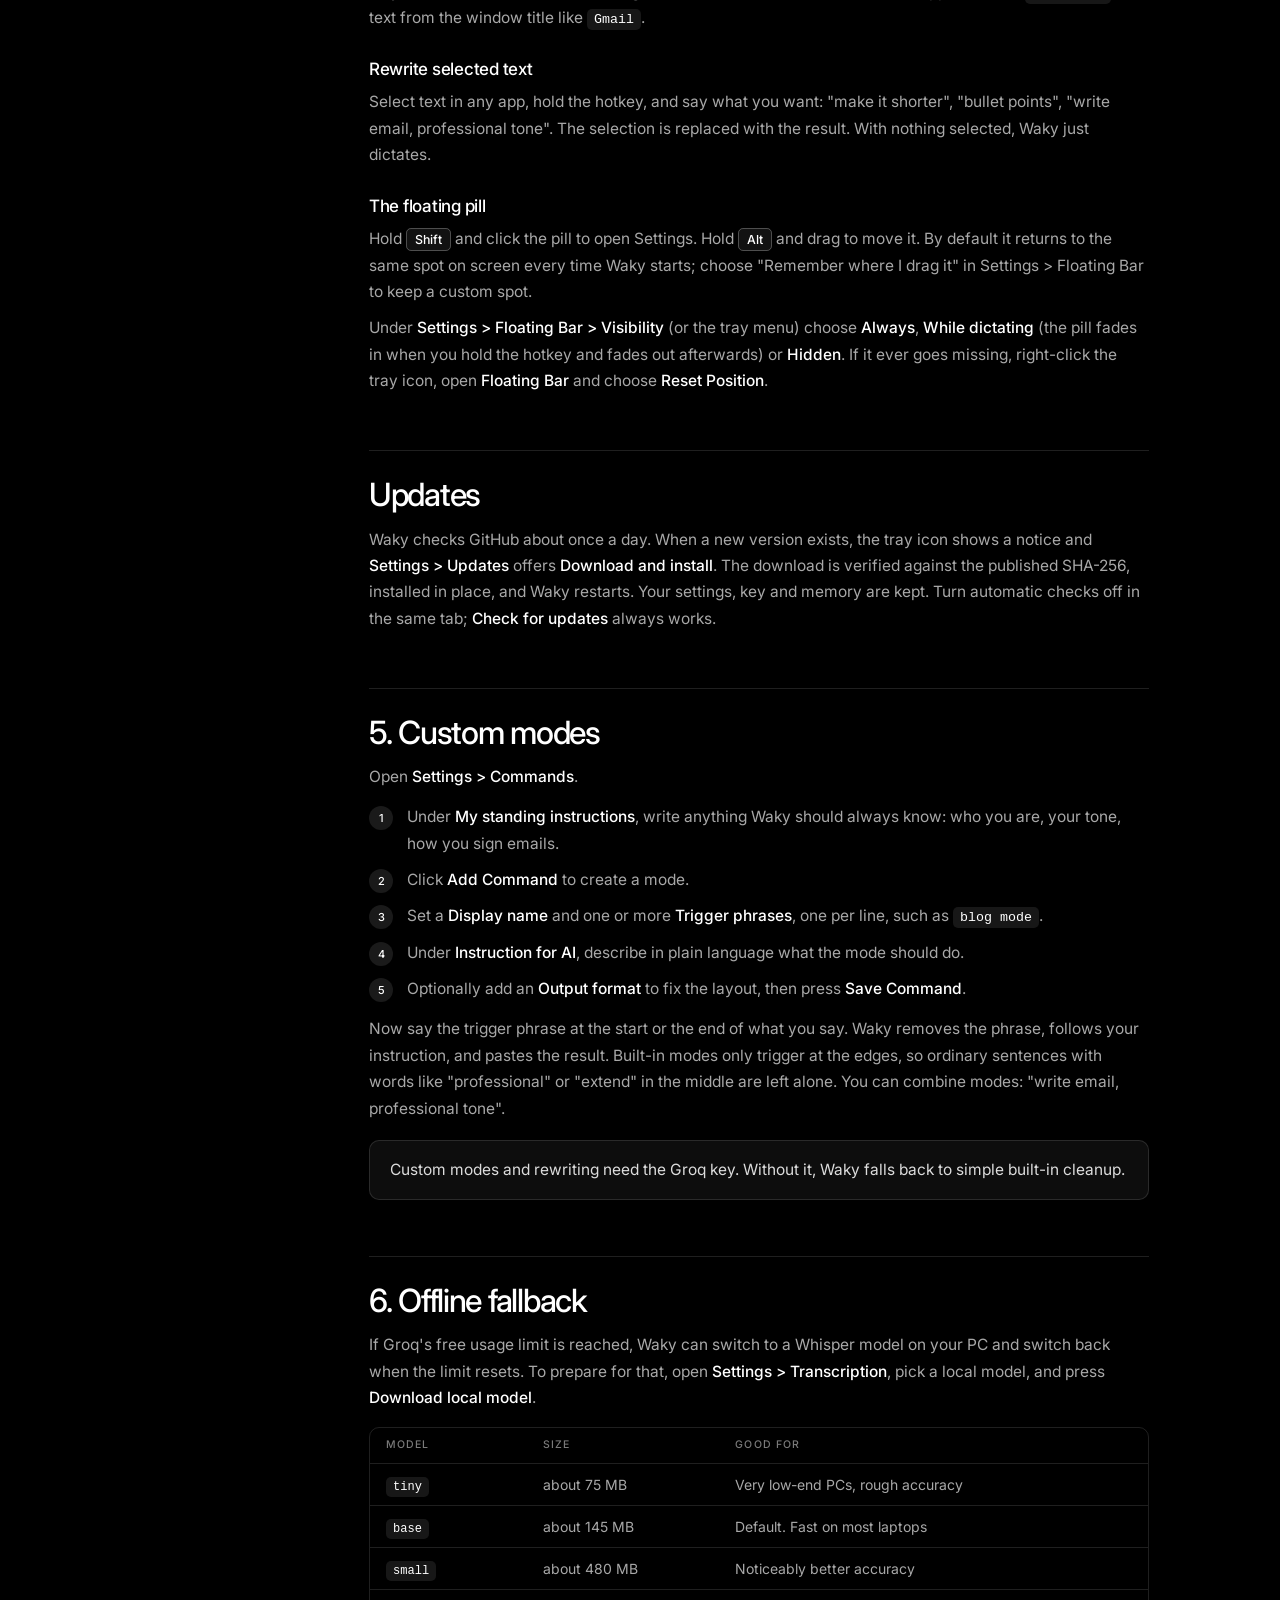
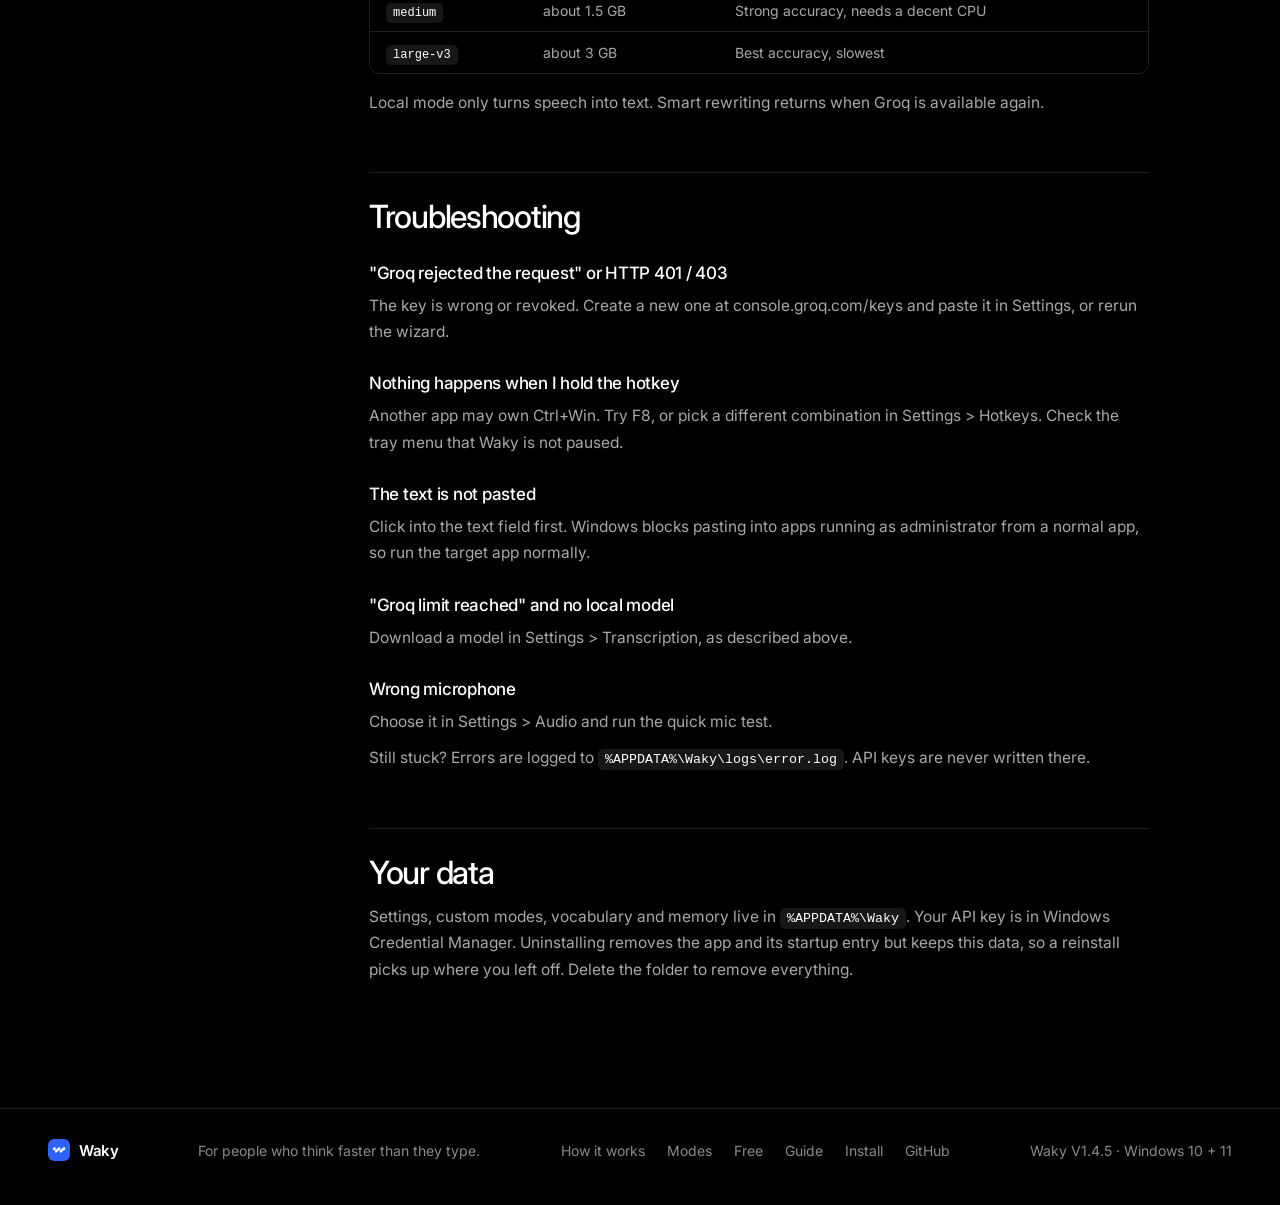
<file: guide.html>
<!doctype html>
<html lang="en"><head><meta charset="utf-8"><meta name="viewport" content="width=device-width, initial-scale=1, viewport-fit=cover">
<title>Setup guide — Waky</title><meta name="description" content="Install Waky, get a free Groq key, pick your hotkey, build custom modes and fix common problems."><meta name="theme-color" content="#000000">
<link rel="icon" href="assets/waky-icon.png"><link rel="preconnect" href="https://fonts.googleapis.com"><link rel="preconnect" href="https://fonts.gstatic.com" crossorigin><link href="https://fonts.googleapis.com/css2?family=Inter:ital,opsz,wght@0,14..32,100..900&family=Instrument+Serif:ital@1&family=JetBrains+Mono:wght@400;500;700&display=swap" rel="stylesheet">
<link rel="stylesheet" href="base.css"><link rel="stylesheet" href="pages.css"><link rel="stylesheet" href="v7.css?v=7"></head>
<body class="sub" style="background:#000;color:#fff">
<div class="grain"></div>
<div class="menu-backdrop"></div>
<header class="header">
  <a class="logo" href="index.html" aria-label="Waky"><img src="assets/waky-icon.png" alt="" width="22" height="22"><span>Waky</span></a>
  <nav id="site-nav" aria-label="Primary"><a href="how-it-works.html">How it works</a><a href="modes.html">Modes</a><a href="free.html">Free</a><a href="guide.html" aria-current="page">Guide</a><a href="install.html">Install</a></nav>
  <a class="btn btn-solid header-cta js-download" href="index.html">Download free</a>
  <button class="burger" type="button" aria-controls="site-nav" aria-expanded="false" aria-label="Open menu"><span></span><span></span><span></span></button>
</header>
<section class="shero"><canvas class="bm-bg" id="band" aria-hidden="true"></canvas>
<div class="shero-in"><span class="badge">Setup guide</span><h1>From download to <em>first dictation.</em></h1><p class="lede">About two minutes. You need a Windows PC, a microphone, and a free Groq account, or skip Groq and run fully offline.</p></div></section>
<main class="sbody"><div class="gdoc"><nav class="toc" aria-label="On this page">
        <a href="#install">Install</a>
        <a href="#verify">Verify download</a>
        <a href="#groq">Get a Groq key</a>
        <a href="#wizard">First-run setup</a>
        <a href="#use">Using Waky</a>
        <a href="#updates">Updates</a>
        <a href="#modes">Custom modes</a>
        <a href="#offline">Offline fallback</a>
        <a href="#fix">Troubleshooting</a>
        <a href="#data">Your data</a>
      </nav><article class="prose">
        
        <p>About two minutes. You need a Windows 11 PC, a microphone, and a free Groq account (or skip Groq and run fully offline).</p>

        <h2 id="install">1. Install</h2>
        <ol>
          <li>Download <code>Waky-Setup</code> from the <a href="index.html">home page</a> and run it.</li>
          <li>If Windows shows <b>Windows protected your PC</b>, click <b>More info</b>, then <b>Run anyway</b>. The installer is not code-signed yet, so SmartScreen warns about every new app. <a href="index.html#smartscreen">See the two clicks, with pictures.</a></li>
          <li>Finish the installer. Waky opens, adds an icon to the system tray, and starts the setup wizard.</li>
        </ol>
        <p>The installer is per-user, so it does not ask for administrator rights.</p>

        <h2 id="verify">Verify your download (optional)</h2>
        <p>Open PowerShell in your Downloads folder and run <code>Get-FileHash .\Waky-Setup.exe</code>. The result should match this SHA-256:</p>
        <p><code class="js-sha">published with each release</code></p>

        <h2 id="groq">2. Get a free Groq API key</h2>
        <p>Groq runs the speech recognition and the writing model. Waky never ships with a key, so you use your own.</p>
        <ol>
          <li>Open <a href="https://console.groq.com/keys" target="_blank" rel="noopener">console.groq.com/keys</a> and sign in. Google sign-in works.</li>
          <li>Click <b>Create API Key</b> and name it <code>Waky</code>.</li>
          <li>Copy the key. It starts with <code>gsk_</code>. Groq shows it only once.</li>
          <li>Paste it into the Waky wizard and press <b>Verify key</b>. A green check means it works.</li>
        </ol>
        <div class="callout"><p>Your key is saved in Windows Credential Manager on your PC and is sent only to Groq. Treat it like a password and never paste it into a screenshot or chat.</p></div>

        <h3 id="change-key">Changing your Groq key later</h3><p>Open Waky Settings, go to <b>Privacy</b>, and under <b>Providers</b> set Provider to <b>groq</b>. Paste the new key into <b>Groq API key</b> and save. The old key is replaced in Windows Credential Manager. No reinstall is needed.</p>
        <h2 id="wizard">3. First-run setup</h2>
        <p>The setup assistant has a few short steps. Closing it counts as skipping, and it never reappears by itself; reopen it any time from Settings &gt; Help.</p>
        <ol>
          <li><b>Engine.</b> Groq cloud (recommended) or local only.</li>
          <li><b>Key.</b> Paste and verify your Groq key. Skipped for local only.</li>
          <li><b>Hotkey.</b> Click the box and press the keys you want together, or a middle / side mouse button. Use a modifier (Ctrl, Alt, Shift, Win), a function key or a mouse button so normal typing never triggers it.</li>
          <li><b>Pill.</b> Pick the style, colour and size of the floating indicator.</li>
          <li><b>Behaviour.</b> Show the pill always, only while dictating, or never. Choose whether Waky starts with Windows (on by default), plays soft sounds, and checks for updates.</li>
          <li><b>Check and try it.</b> A quick system check, then a practice box: hold your hotkey, speak, release.</li>
        </ol>
        <p>After setup, Waky starts with Windows by itself: it sits in the tray and the pill appears. No window opens.</p>

        <h2 id="use">4. Using Waky</h2>
        <p>Click into any text field, hold the hotkey, speak, and release. The text is pasted for you. Waky never presses Enter.</p>
        <div class="table-scroll"><table>
          <thead><tr><th>Key</th><th>What it does</th></tr></thead>
          <tbody>
            <tr><td><kbd>Ctrl</kbd> + <kbd>Win</kbd> (hold)</td><td>Push-to-talk. Default, changeable in Settings &gt; Hotkeys.</td></tr>
            <tr><td><kbd>F8</kbd> (hold)</td><td>Backup push-to-talk if another app uses Ctrl+Win.</td></tr>
            <tr><td><kbd>F9</kbd></td><td>Hands-free: press once to start, again to stop.</td></tr>
            <tr><td><kbd>Esc</kbd></td><td>Cancel the current recording or processing.</td></tr>
            <tr><td>Mouse middle / Back / Forward</td><td>Optional. Set any of them as a hotkey in Settings &gt; Hotkeys.</td></tr>
            <tr><td>Tray &gt; Paste Last Result</td><td>Pastes your most recent dictation again. You can give it a hotkey too.</td></tr>
          </tbody>
        </table></div>
        <h3>Writing style and teaching Waky</h3>
        <p>Settings &gt; Output has three styles. <b>Exact words</b> pastes what was heard, only removing um and uh, and is the fastest. <b>Clean</b> (default) keeps your own words, fixes punctuation and fillers, and uses your vocabulary and corrections to repair misheard words. <b>Rewrite</b> polishes and restructures. If Waky gets a word wrong, open <b>Settings &gt; History</b> (or tray icon &gt; Review and teach Waky), correct the word in "What Waky wrote", and press <b>Teach Waky</b>. It saves heard-as and meant-as pairs, spells your vocabulary correctly, and gives the speech model your names as hints. History is text only, stored on your PC, and can be turned off or cleared.</p>
        <h3>Hands-free lock</h3>
        <p>Tap the push-to-talk key twice quickly. Waky keeps listening after you let go; press the key once more to stop. Turn it off in Settings &gt; Hotkeys.</p>
        <h3>App profiles</h3>
        <p>Open <b>Settings &gt; App Profiles</b>. Add a preset (chat apps, email, code and terminals, notes) or press <b>Add the app I switch to</b> and click into any app within four seconds. Give it an instruction such as "keep it short and casual". When you start talking, Waky checks which app has focus and follows that profile. <b>Light cleanup only</b> removes fillers without rewriting, which suits code. Matches can be an app name like <code>slack.exe</code> or text from the window title like <code>Gmail</code>.</p>
        <h3>Rewrite selected text</h3>
        <p>Select text in any app, hold the hotkey, and say what you want: "make it shorter", "bullet points", "write email, professional tone". The selection is replaced with the result. With nothing selected, Waky just dictates.</p>
        <h3>The floating pill</h3>
        <p>Hold <kbd>Shift</kbd> and click the pill to open Settings. Hold <kbd>Alt</kbd> and drag to move it. By default it returns to the same spot on screen every time Waky starts; choose "Remember where I drag it" in Settings &gt; Floating Bar to keep a custom spot.</p>
        <p>Under <b>Settings &gt; Floating Bar &gt; Visibility</b> (or the tray menu) choose <b>Always</b>, <b>While dictating</b> (the pill fades in when you hold the hotkey and fades out afterwards) or <b>Hidden</b>. If it ever goes missing, right-click the tray icon, open <b>Floating Bar</b> and choose <b>Reset Position</b>.</p>

        <h2 id="updates">Updates</h2>
        <p>Waky checks GitHub about once a day. When a new version exists, the tray icon shows a notice and <b>Settings &gt; Updates</b> offers <b>Download and install</b>. The download is verified against the published SHA-256, installed in place, and Waky restarts. Your settings, key and memory are kept. Turn automatic checks off in the same tab; <b>Check for updates</b> always works.</p>

        <h2 id="modes">5. Custom modes</h2>
        <p>Open <b>Settings &gt; Commands</b>.</p>
        <ol>
          <li>Under <b>My standing instructions</b>, write anything Waky should always know: who you are, your tone, how you sign emails.</li>
          <li>Click <b>Add Command</b> to create a mode.</li>
          <li>Set a <b>Display name</b> and one or more <b>Trigger phrases</b>, one per line, such as <code>blog mode</code>.</li>
          <li>Under <b>Instruction for AI</b>, describe in plain language what the mode should do.</li>
          <li>Optionally add an <b>Output format</b> to fix the layout, then press <b>Save Command</b>.</li>
        </ol>
        <p>Now say the trigger phrase at the start or the end of what you say. Waky removes the phrase, follows your instruction, and pastes the result. Built-in modes only trigger at the edges, so ordinary sentences with words like "professional" or "extend" in the middle are left alone. You can combine modes: "write email, professional tone".</p>
        <div class="callout"><p>Custom modes and rewriting need the Groq key. Without it, Waky falls back to simple built-in cleanup.</p></div>

        <h2 id="offline">6. Offline fallback</h2>
        <p>If Groq's free usage limit is reached, Waky can switch to a Whisper model on your PC and switch back when the limit resets. To prepare for that, open <b>Settings &gt; Transcription</b>, pick a local model, and press <b>Download local model</b>.</p>
        <div class="table-scroll"><table>
          <thead><tr><th>Model</th><th>Size</th><th>Good for</th></tr></thead>
          <tbody>
            <tr><td><code>tiny</code></td><td>about 75 MB</td><td>Very low-end PCs, rough accuracy</td></tr>
            <tr><td><code>base</code></td><td>about 145 MB</td><td>Default. Fast on most laptops</td></tr>
            <tr><td><code>small</code></td><td>about 480 MB</td><td>Noticeably better accuracy</td></tr>
            <tr><td><code>medium</code></td><td>about 1.5 GB</td><td>Strong accuracy, needs a decent CPU</td></tr>
            <tr><td><code>large-v3</code></td><td>about 3 GB</td><td>Best accuracy, slowest</td></tr>
          </tbody>
        </table></div>
        <p>Local mode only turns speech into text. Smart rewriting returns when Groq is available again.</p>

        <h2 id="fix">Troubleshooting</h2>
        <h3>"Groq rejected the request" or HTTP 401 / 403</h3>
        <p>The key is wrong or revoked. Create a new one at console.groq.com/keys and paste it in Settings, or rerun the wizard.</p>
        <h3>Nothing happens when I hold the hotkey</h3>
        <p>Another app may own Ctrl+Win. Try F8, or pick a different combination in Settings &gt; Hotkeys. Check the tray menu that Waky is not paused.</p>
        <h3>The text is not pasted</h3>
        <p>Click into the text field first. Windows blocks pasting into apps running as administrator from a normal app, so run the target app normally.</p>
        <h3>"Groq limit reached" and no local model</h3>
        <p>Download a model in Settings &gt; Transcription, as described above.</p>
        <h3>Wrong microphone</h3>
        <p>Choose it in Settings &gt; Audio and run the quick mic test.</p>
        <p>Still stuck? Errors are logged to <code>%APPDATA%\Waky\logs\error.log</code>. API keys are never written there.</p>

        <h2 id="data">Your data</h2>
        <p>Settings, custom modes, vocabulary and memory live in <code>%APPDATA%\Waky</code>. Your API key is in Windows Credential Manager. Uninstalling removes the app and its startup entry but keeps this data, so a reinstall picks up where you left off. Delete the folder to remove everything.</p>
      </article></div></main>
<footer class="sfoot"><a class="logo" href="index.html"><img src="assets/waky-icon.png" alt="" width="20" height="20"><span>Waky</span></a><p>For people who think faster than they type.</p><nav><a href="how-it-works.html">How it works</a><a href="modes.html">Modes</a><a href="free.html">Free</a><a href="guide.html">Guide</a><a href="install.html">Install</a><a href="#" class="js-repo">GitHub</a></nav><span>Waky <span class="js-version">V1.4.4</span> · Windows 10 + 11</span></footer>
<script src="site-config.js"></script><script src="nav.js" defer></script><script src="bitmap.js"></script><script src="pages.js"></script>
</body></html>
</file>
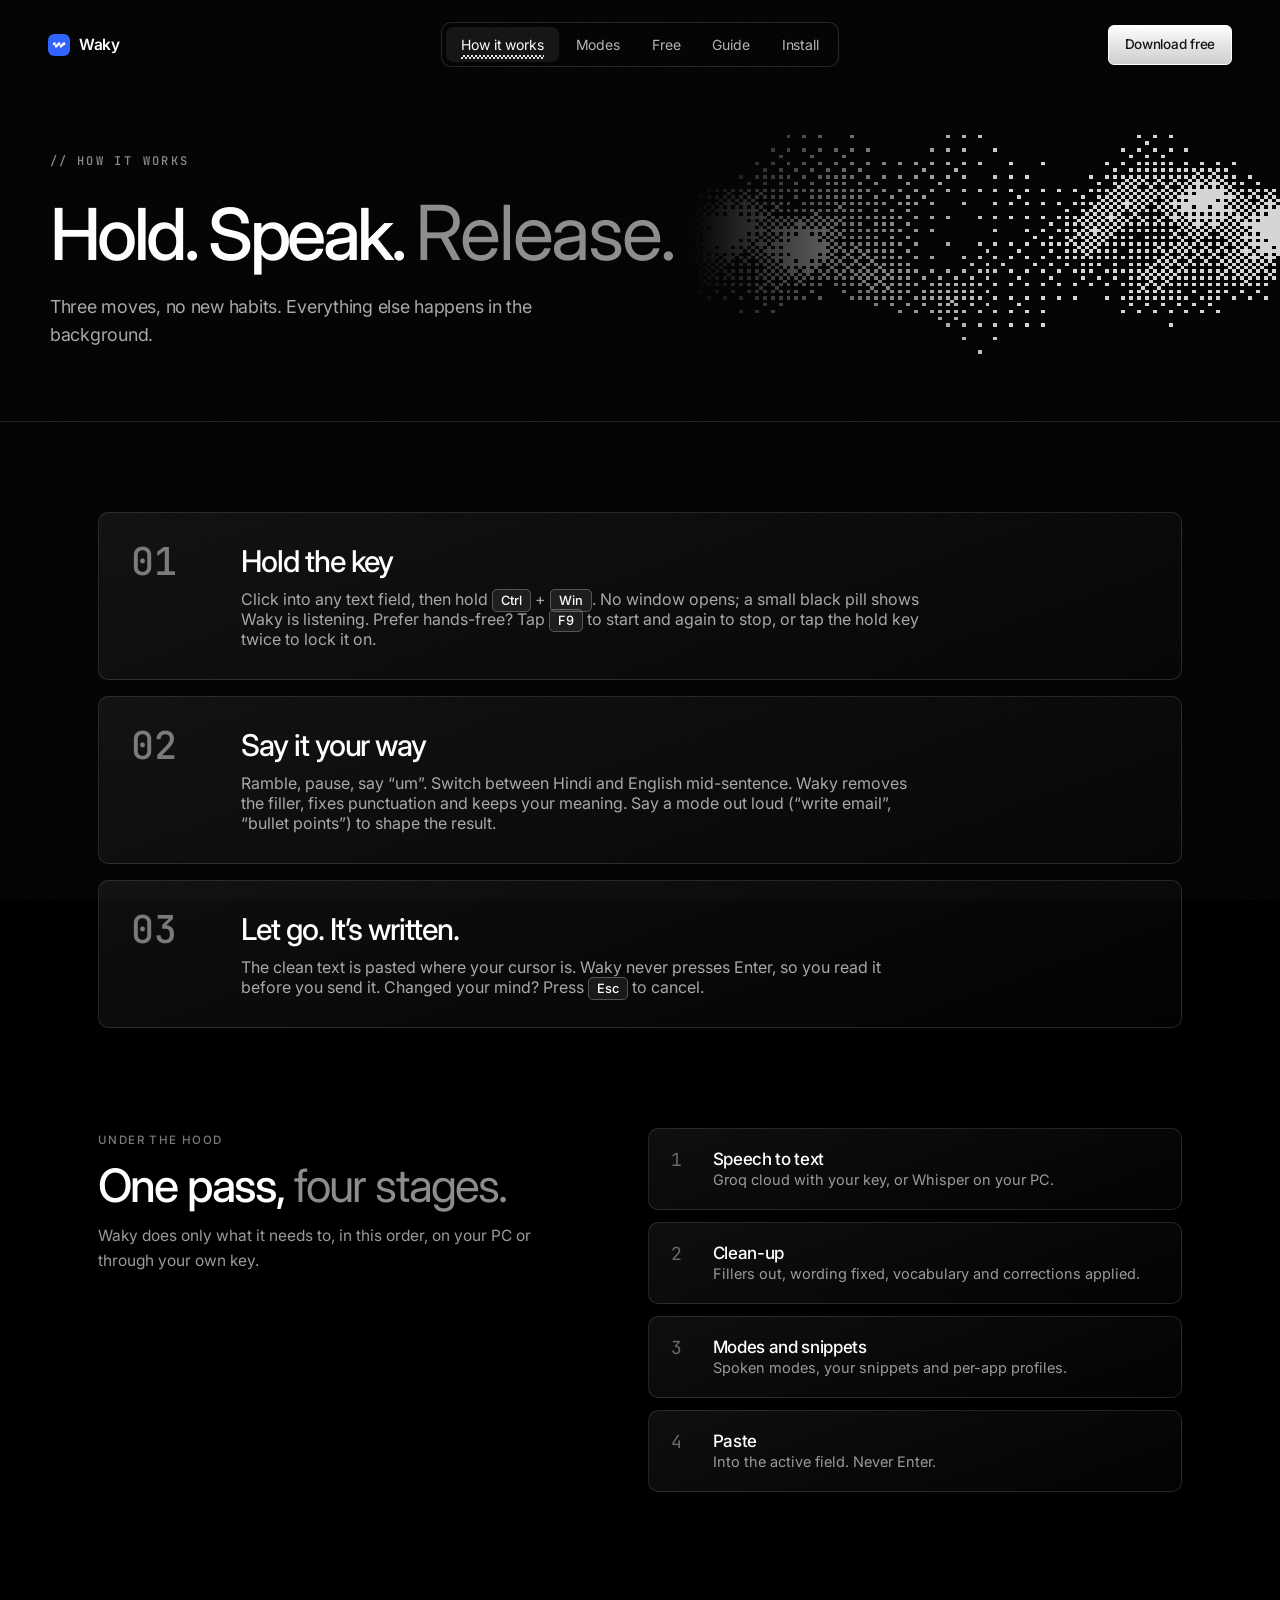
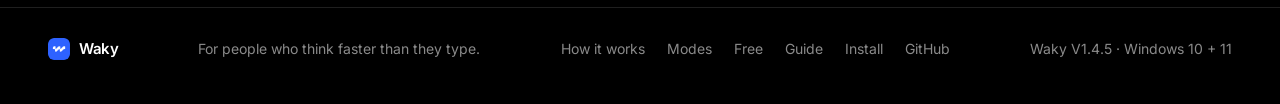
<file: how-it-works.html>
<!doctype html>
<html lang="en"><head><meta charset="utf-8"><meta name="viewport" content="width=device-width, initial-scale=1, viewport-fit=cover">
<title>How Waky works — Waky</title><meta name="description" content="Hold a key, speak, release. Waky cleans the text and pastes it into any app."><meta name="theme-color" content="#000000">
<link rel="icon" href="assets/waky-icon.png"><link rel="preconnect" href="https://fonts.googleapis.com"><link rel="preconnect" href="https://fonts.gstatic.com" crossorigin><link href="https://fonts.googleapis.com/css2?family=Inter:ital,opsz,wght@0,14..32,100..900&family=Instrument+Serif:ital@1&family=JetBrains+Mono:wght@400;500;700&display=swap" rel="stylesheet">
<link rel="stylesheet" href="base.css"><link rel="stylesheet" href="pages.css"><link rel="stylesheet" href="v7.css?v=7"></head>
<body class="sub" style="background:#000;color:#fff">
<div class="grain"></div>
<div class="menu-backdrop"></div>
<header class="header">
  <a class="logo" href="index.html" aria-label="Waky"><img src="assets/waky-icon.png" alt="" width="22" height="22"><span>Waky</span></a>
  <nav id="site-nav" aria-label="Primary"><a href="how-it-works.html" aria-current="page">How it works</a><a href="modes.html">Modes</a><a href="free.html">Free</a><a href="guide.html">Guide</a><a href="install.html">Install</a></nav>
  <a class="btn btn-solid header-cta js-download" href="index.html">Download free</a>
  <button class="burger" type="button" aria-controls="site-nav" aria-expanded="false" aria-label="Open menu"><span></span><span></span><span></span></button>
</header>
<section class="shero"><canvas class="bm-bg" id="band" aria-hidden="true"></canvas>
<div class="shero-in"><span class="badge">How it works</span><h1>Hold. Speak. <em>Release.</em></h1><p class="lede">Three moves, no new habits. Everything else happens in the background.</p></div></section>
<main class="sbody"><div class="rows"><article class="row bm-card"><span class="n">01</span><div><h3>Hold the key</h3><p>Click into any text field, then hold <kbd>Ctrl</kbd> + <kbd>Win</kbd>. No window opens; a small black pill shows Waky is listening. Prefer hands-free? Tap <kbd>F9</kbd> to start and again to stop, or tap the hold key twice to lock it on.</p></div></article><article class="row bm-card"><span class="n">02</span><div><h3>Say it your way</h3><p>Ramble, pause, say “um”. Switch between Hindi and English mid-sentence. Waky removes the filler, fixes punctuation and keeps your meaning. Say a mode out loud (“write email”, “bullet points”) to shape the result.</p></div></article><article class="row bm-card"><span class="n">03</span><div><h3>Let go. It’s written.</h3><p>The clean text is pasted where your cursor is. Waky never presses Enter, so you read it before you send it. Changed your mind? Press <kbd>Esc</kbd> to cancel.</p></div></article></div><div class="split"><div><span class="mono">Under the hood</span><h2>One pass, <em>four stages.</em></h2><p class="muted">Waky does only what it needs to, in this order, on your PC or through your own key.</p></div>
<ol class="pipe"><li class="bm-card"><b>Speech to text</b><span>Groq cloud with your key, or Whisper on your PC.</span></li><li class="bm-card"><b>Clean-up</b><span>Fillers out, wording fixed, vocabulary and corrections applied.</span></li><li class="bm-card"><b>Modes and snippets</b><span>Spoken modes, your snippets and per-app profiles.</span></li><li class="bm-card"><b>Paste</b><span>Into the active field. Never Enter.</span></li></ol></div></main>
<footer class="sfoot"><a class="logo" href="index.html"><img src="assets/waky-icon.png" alt="" width="20" height="20"><span>Waky</span></a><p>For people who think faster than they type.</p><nav><a href="how-it-works.html">How it works</a><a href="modes.html">Modes</a><a href="free.html">Free</a><a href="guide.html">Guide</a><a href="install.html">Install</a><a href="#" class="js-repo">GitHub</a></nav><span>Waky <span class="js-version">V1.4.4</span> · Windows 10 + 11</span></footer>
<script src="site-config.js"></script><script src="nav.js" defer></script><script src="bitmap.js"></script><script src="pages.js"></script>
</body></html>
</file>
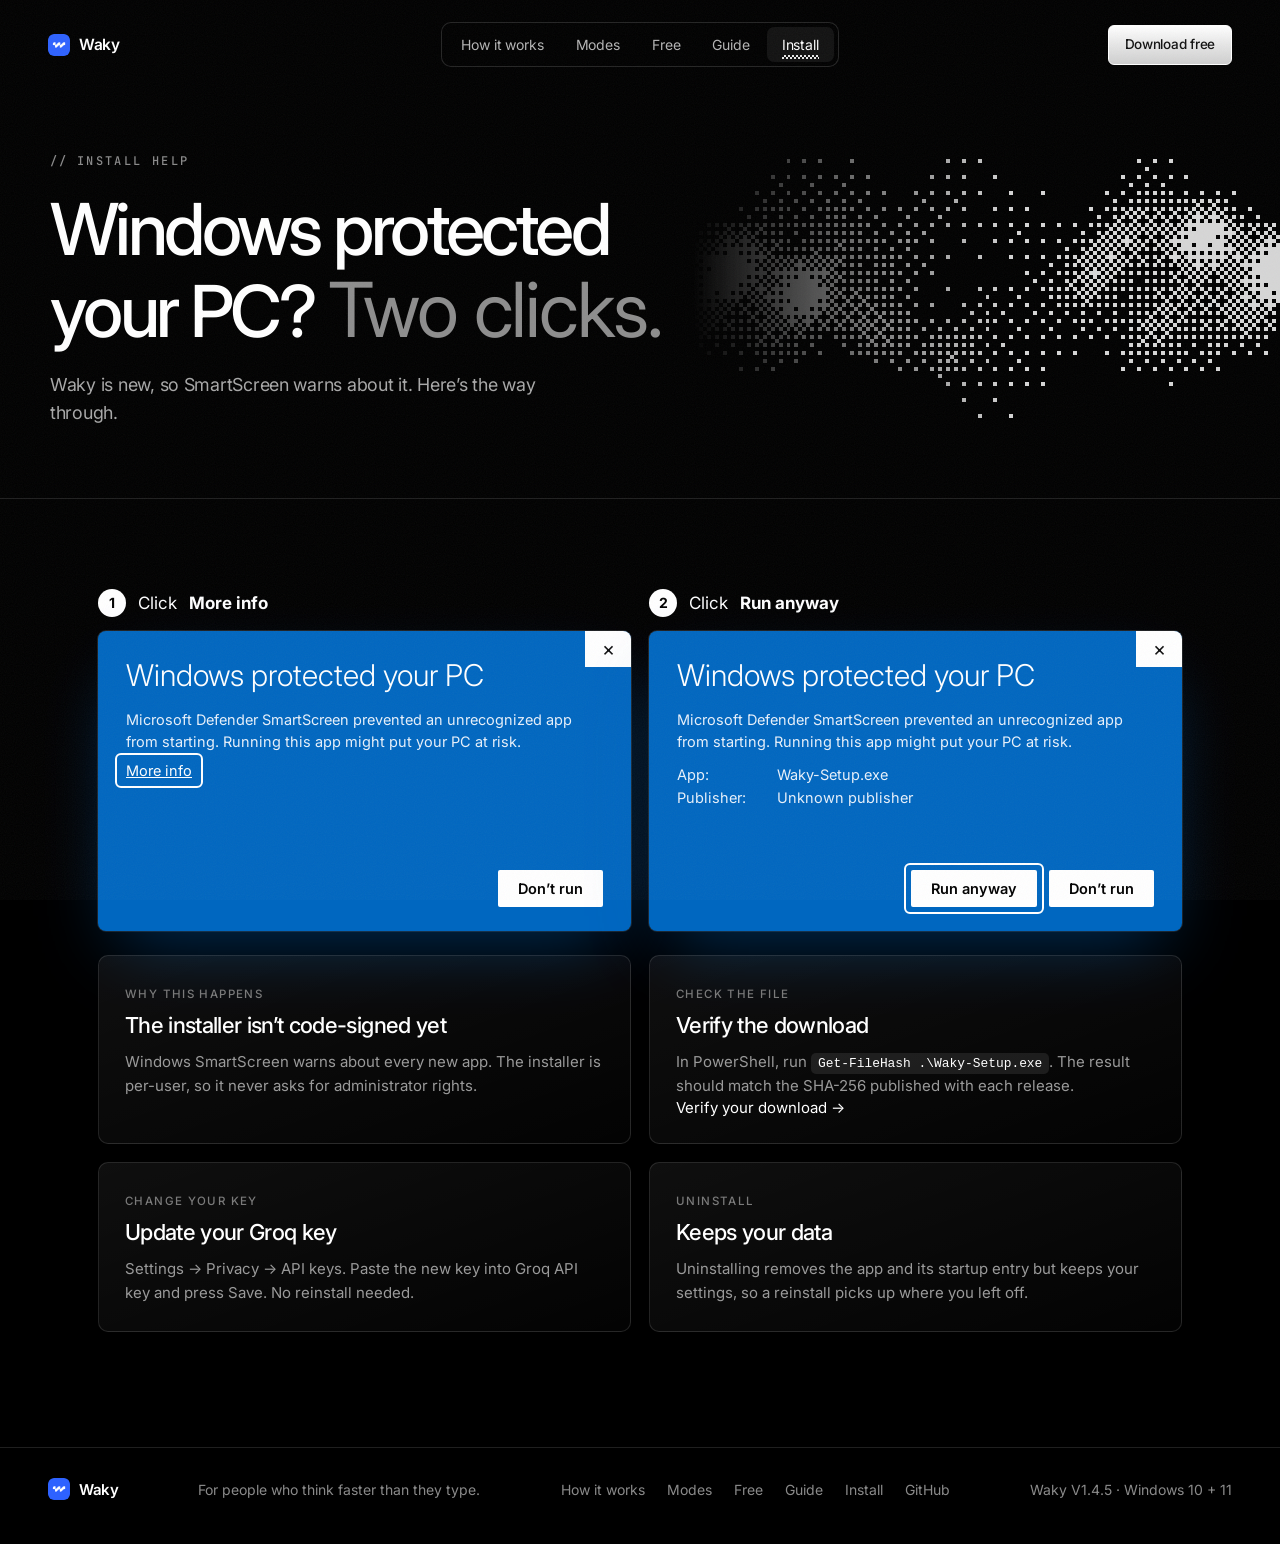
<file: install.html>
<!doctype html>
<html lang="en"><head><meta charset="utf-8"><meta name="viewport" content="width=device-width, initial-scale=1, viewport-fit=cover">
<title>Install help — Waky</title><meta name="description" content="How to get past the Windows SmartScreen warning, verify the download and change your Groq key."><meta name="theme-color" content="#000000">
<link rel="icon" href="assets/waky-icon.png"><link rel="preconnect" href="https://fonts.googleapis.com"><link rel="preconnect" href="https://fonts.gstatic.com" crossorigin><link href="https://fonts.googleapis.com/css2?family=Inter:ital,opsz,wght@0,14..32,100..900&family=Instrument+Serif:ital@1&family=JetBrains+Mono:wght@400;500;700&display=swap" rel="stylesheet">
<link rel="stylesheet" href="base.css"><link rel="stylesheet" href="pages.css"><link rel="stylesheet" href="v7.css?v=7"></head>
<body class="sub" style="background:#000;color:#fff">
<div class="grain"></div>
<div class="menu-backdrop"></div>
<header class="header">
  <a class="logo" href="index.html" aria-label="Waky"><img src="assets/waky-icon.png" alt="" width="22" height="22"><span>Waky</span></a>
  <nav id="site-nav" aria-label="Primary"><a href="how-it-works.html">How it works</a><a href="modes.html">Modes</a><a href="free.html">Free</a><a href="guide.html">Guide</a><a href="install.html" aria-current="page">Install</a></nav>
  <a class="btn btn-solid header-cta js-download" href="index.html">Download free</a>
  <button class="burger" type="button" aria-controls="site-nav" aria-expanded="false" aria-label="Open menu"><span></span><span></span><span></span></button>
</header>
<section class="shero"><canvas class="bm-bg" id="band" aria-hidden="true"></canvas>
<div class="shero-in"><span class="badge">Install help</span><h1>Windows protected your PC? <em>Two clicks.</em></h1><p class="lede">Waky is new, so SmartScreen warns about it. Here’s the way through.</p></div></section>
<main class="sbody"><div class="grid2"><div><p class="cap"><b>1</b>Click <strong>More info</strong></p><div class="dlg"><span class="x">×</span><h3>Windows protected your PC</h3><p>Microsoft Defender SmartScreen prevented an unrecognized app from starting. Running this app might put your PC at risk.</p><span class="mi pulse">More info</span><div class="btns"><span class="b">Don’t run</span></div></div></div><div><p class="cap"><b>2</b>Click <strong>Run anyway</strong></p><div class="dlg"><span class="x">×</span><h3>Windows protected your PC</h3><p>Microsoft Defender SmartScreen prevented an unrecognized app from starting. Running this app might put your PC at risk.</p><div class="kv"><span>App:</span><span>Waky-Setup.exe</span><span>Publisher:</span><span>Unknown publisher</span></div><div class="btns"><span class="b pulse">Run anyway</span><span class="b">Don’t run</span></div></div></div></div>
<div class="grid2 mt"><article class="card bm-card"><span class="mono">Why this happens</span><h3>The installer isn’t code-signed yet</h3><p class="muted">Windows SmartScreen warns about every new app. The installer is per-user, so it never asks for administrator rights.</p></article>
<article class="card bm-card"><span class="mono">Check the file</span><h3>Verify the download</h3><p class="muted">In PowerShell, run <code>Get-FileHash .\Waky-Setup.exe</code>. The result should match the SHA-256 published with each release.</p><p><a href="guide.html#verify">Verify your download →</a></p></article>
<article class="card bm-card"><span class="mono">Change your key</span><h3>Update your Groq key</h3><p class="muted">Settings → Privacy → API keys. Paste the new key into Groq API key and press Save. No reinstall needed.</p></article>
<article class="card bm-card"><span class="mono">Uninstall</span><h3>Keeps your data</h3><p class="muted">Uninstalling removes the app and its startup entry but keeps your settings, so a reinstall picks up where you left off.</p></article></div></main>
<footer class="sfoot"><a class="logo" href="index.html"><img src="assets/waky-icon.png" alt="" width="20" height="20"><span>Waky</span></a><p>For people who think faster than they type.</p><nav><a href="how-it-works.html">How it works</a><a href="modes.html">Modes</a><a href="free.html">Free</a><a href="guide.html">Guide</a><a href="install.html">Install</a><a href="#" class="js-repo">GitHub</a></nav><span>Waky <span class="js-version">V1.4.4</span> · Windows 10 + 11</span></footer>
<script src="site-config.js"></script><script src="nav.js" defer></script><script src="bitmap.js"></script><script src="pages.js"></script>
</body></html>
</file>
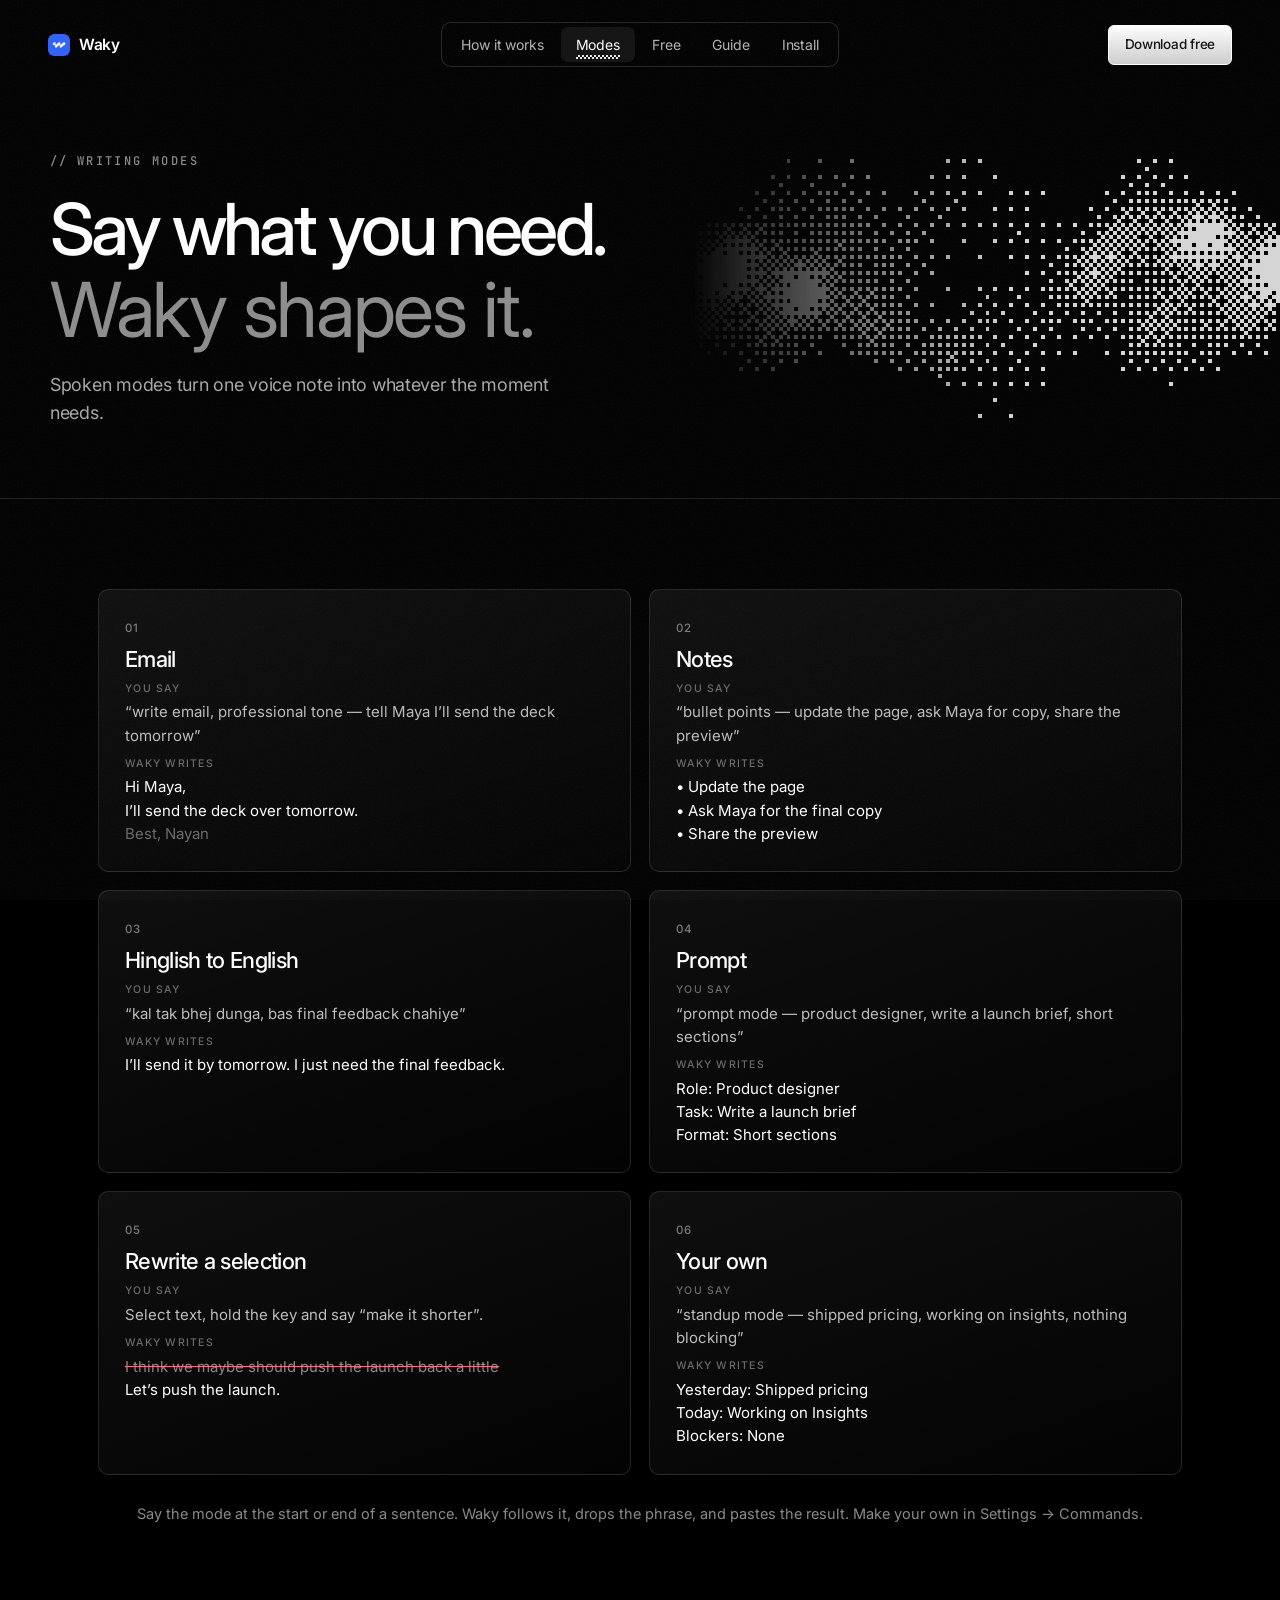
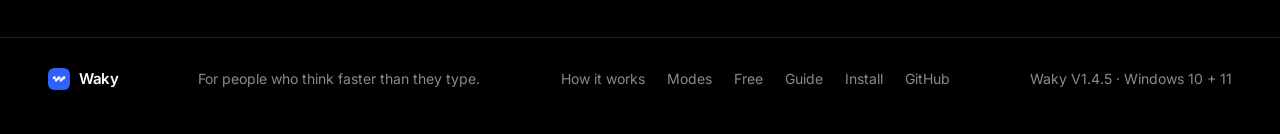
<file: modes.html>
<!doctype html>
<html lang="en"><head><meta charset="utf-8"><meta name="viewport" content="width=device-width, initial-scale=1, viewport-fit=cover">
<title>Writing modes — Waky</title><meta name="description" content="Email, notes, Hinglish, prompts, rewrites and your own spoken modes."><meta name="theme-color" content="#000000">
<link rel="icon" href="assets/waky-icon.png"><link rel="preconnect" href="https://fonts.googleapis.com"><link rel="preconnect" href="https://fonts.gstatic.com" crossorigin><link href="https://fonts.googleapis.com/css2?family=Inter:ital,opsz,wght@0,14..32,100..900&family=Instrument+Serif:ital@1&family=JetBrains+Mono:wght@400;500;700&display=swap" rel="stylesheet">
<link rel="stylesheet" href="base.css"><link rel="stylesheet" href="pages.css"><link rel="stylesheet" href="v7.css?v=7"></head>
<body class="sub" style="background:#000;color:#fff">
<div class="grain"></div>
<div class="menu-backdrop"></div>
<header class="header">
  <a class="logo" href="index.html" aria-label="Waky"><img src="assets/waky-icon.png" alt="" width="22" height="22"><span>Waky</span></a>
  <nav id="site-nav" aria-label="Primary"><a href="how-it-works.html">How it works</a><a href="modes.html" aria-current="page">Modes</a><a href="free.html">Free</a><a href="guide.html">Guide</a><a href="install.html">Install</a></nav>
  <a class="btn btn-solid header-cta js-download" href="index.html">Download free</a>
  <button class="burger" type="button" aria-controls="site-nav" aria-expanded="false" aria-label="Open menu"><span></span><span></span><span></span></button>
</header>
<section class="shero"><canvas class="bm-bg" id="band" aria-hidden="true"></canvas>
<div class="shero-in"><span class="badge">Writing modes</span><h1>Say what you need. <em>Waky shapes it.</em></h1><p class="lede">Spoken modes turn one voice note into whatever the moment needs.</p></div></section>
<main class="sbody"><div class="grid2"><article class="card bm-card"><span class="mono">01</span><h3>Email</h3><p class="say"><small>You say</small>“write email, professional tone — tell Maya I’ll send the deck tomorrow”</p><p class="get"><small>Waky writes</small>Hi Maya,<br>I’ll send the deck over tomorrow.<br><span class='dim'>Best, Nayan</span></p></article><article class="card bm-card"><span class="mono">02</span><h3>Notes</h3><p class="say"><small>You say</small>“bullet points — update the page, ask Maya for copy, share the preview”</p><p class="get"><small>Waky writes</small>• Update the page<br>• Ask Maya for the final copy<br>• Share the preview</p></article><article class="card bm-card"><span class="mono">03</span><h3>Hinglish to English</h3><p class="say"><small>You say</small>“kal tak bhej dunga, bas final feedback chahiye”</p><p class="get"><small>Waky writes</small>I’ll send it by tomorrow. I just need the final feedback.</p></article><article class="card bm-card"><span class="mono">04</span><h3>Prompt</h3><p class="say"><small>You say</small>“prompt mode — product designer, write a launch brief, short sections”</p><p class="get"><small>Waky writes</small>Role: Product designer<br>Task: Write a launch brief<br>Format: Short sections</p></article><article class="card bm-card"><span class="mono">05</span><h3>Rewrite a selection</h3><p class="say"><small>You say</small>Select text, hold the key and say “make it shorter”.</p><p class="get"><small>Waky writes</small><s>I think we maybe should push the launch back a little</s><br>Let’s push the launch.</p></article><article class="card bm-card"><span class="mono">06</span><h3>Your own</h3><p class="say"><small>You say</small>“standup mode — shipped pricing, working on insights, nothing blocking”</p><p class="get"><small>Waky writes</small>Yesterday: Shipped pricing<br>Today: Working on Insights<br>Blockers: None</p></article></div><p class="note">Say the mode at the start or end of a sentence. Waky follows it, drops the phrase, and pastes the result. Make your own in Settings → Commands.</p></main>
<footer class="sfoot"><a class="logo" href="index.html"><img src="assets/waky-icon.png" alt="" width="20" height="20"><span>Waky</span></a><p>For people who think faster than they type.</p><nav><a href="how-it-works.html">How it works</a><a href="modes.html">Modes</a><a href="free.html">Free</a><a href="guide.html">Guide</a><a href="install.html">Install</a><a href="#" class="js-repo">GitHub</a></nav><span>Waky <span class="js-version">V1.4.4</span> · Windows 10 + 11</span></footer>
<script src="site-config.js"></script><script src="nav.js" defer></script><script src="bitmap.js"></script><script src="pages.js"></script>
</body></html>
</file>
<file: base.css>
html, body { background: #000000 !important; color: #ffffff; }
html, body { background: #000000; background: var(--bg, #000000); color: #ffffff; color: var(--text, #ffffff); }
:root{
  --bg:#000000;--text:#ffffff;--muted:#9a9a9a;--stat:#d8d8d8;--border:rgba(255,255,255,.16);--border-soft:rgba(255,255,255,.12);
  --logo:15.5px;--logo-mark:22px;--nav:14px;--nav-h:40px;--btn:13.5px;--btn-h:40px;--hero-btn-h:42px;--h1:48px;--lede:15.5px;--badge:12.5px;--stat-size:13.5px;
  --header-y:22px;--header-x:40px;--stats-x:72px;--stats-y:36px;--hero-gap:85px;--copy-max:860px;--lede-max:470px;
  --sans:"Inter",system-ui,-apple-system,BlinkMacSystemFont,"Segoe UI",sans-serif;--serif:"Instrument Serif","Times New Roman",Times,serif;
  --nav-pad:0 18px;--badge-mb:22px;--lede-mt:18px;--act-mt:26px;--act-gap:10px;--btn-pad:0 16px;--hbtn-pad:0 18px;--ico:20px;--ico-w-w:38px;--ico-w-h:21px
}
*{box-sizing:border-box;margin:0;padding:0}
html{scroll-behavior:smooth}
body{font-family:var(--sans);-webkit-font-smoothing:antialiased;-moz-osx-font-smoothing:grayscale;text-rendering:optimizeLegibility;overflow-x:hidden;position:relative}
a{color:inherit;text-decoration:none}button{font-family:inherit}

.hero-photo{position:fixed;inset:0;z-index:0;overflow:hidden;background:#000}
.hero-photo video{position:absolute;inset:0;width:100%;height:100%;object-fit:cover;opacity:1}
.hero-photo::after{content:"";position:absolute;inset:0;background:linear-gradient(180deg,rgba(0,0,0,.28) 0%,rgba(0,0,0,0) 28%,rgba(0,0,0,0) 52%,rgba(0,0,0,.55) 100%)}
.grain{position:fixed;inset:0;z-index:100;pointer-events:none;opacity:.05;background-image:url("data:image/svg+xml,%3Csvg xmlns='http://www.w3.org/2000/svg' width='160' height='160'%3E%3Cfilter id='n'%3E%3CfeTurbulence type='fractalNoise' baseFrequency='.9' numOctaves='2' stitchTiles='stitch'/%3E%3C/filter%3E%3Crect width='100%25' height='100%25' filter='url(%23n)'/%3E%3C/svg%3E")}
.page{position:relative;z-index:1;display:grid;grid-template-rows:auto 1fr auto;min-height:100vh;min-height:100dvh}
.menu-backdrop{display:none}

/* header */
.header{display:grid;grid-template-columns:1fr auto 1fr;align-items:center;padding:var(--header-y) var(--header-x) 10px;z-index:50;position:relative}
.logo{display:inline-flex;align-items:center;gap:9px;justify-self:start;font-size:var(--logo);font-weight:600;letter-spacing:-.03em;color:#fff}
.logo img{width:var(--logo-mark);height:var(--logo-mark);border-radius:6px}
.logo-suffix{font-weight:400}
#site-nav{display:flex;align-items:center;gap:8px;justify-self:center}
#site-nav a{position:relative;overflow:hidden;display:inline-flex;align-items:center;height:var(--nav-h);padding:var(--nav-pad);border-radius:7px;border:1px solid rgba(198,198,198,.55);background:linear-gradient(105deg,#050505 0%,#2a2a2a 48%,#4a4a4a 100%);color:#f3f3f3;font-size:var(--nav);font-weight:400;letter-spacing:-.01em;white-space:nowrap;transition:background .35s ease,border-color .35s ease,box-shadow .35s ease}
#site-nav a::before{content:"";position:absolute;inset:0;background:linear-gradient(115deg,transparent 30%,rgba(255,255,255,.16) 50%,transparent 70%);transform:translateX(-120%);transition:transform .6s ease}
#site-nav a:hover{border-color:rgba(235,235,235,.9);background:linear-gradient(105deg,#111 0%,#3a3a3a 45%,#6a6a6a 100%);box-shadow:0 0 18px rgba(200,210,230,.18)}
#site-nav a:hover::before{transform:translateX(120%)}
.header-cta{justify-self:end}
.burger{display:none;width:42px;height:42px;border-radius:6px;border:1px solid var(--border);background:rgba(8,8,8,.55);place-content:center;gap:5px;cursor:pointer;z-index:60;transition:border-color .25s,background .25s}
.burger span{display:block;width:16px;height:1.5px;border-radius:1px;background:#fff;transition:transform .25s,opacity .2s}
.burger:hover{border-color:rgba(255,255,255,.32);background:rgba(255,255,255,.05)}
body.menu-open .burger span:nth-child(1){transform:translateY(6.5px) rotate(45deg)}body.menu-open .burger span:nth-child(2){opacity:0}body.menu-open .burger span:nth-child(3){transform:translateY(-6.5px) rotate(-45deg)}

/* buttons */
.btn{position:relative;isolation:isolate;overflow:hidden;display:inline-flex;align-items:center;justify-content:center;height:var(--btn-h);padding:var(--btn-pad);border-radius:6px;font-size:var(--btn);font-weight:500;letter-spacing:-.02em;line-height:1;white-space:nowrap;cursor:pointer;transition:background .35s ease,border-color .35s ease,box-shadow .35s ease,color .35s ease,filter .35s ease}
.btn::after{content:"";position:absolute;inset:0;z-index:-1;background:linear-gradient(115deg,transparent 20%,rgba(255,255,255,.45) 48%,transparent 76%);transform:translateX(-130%);transition:transform .65s ease}
.btn:hover::after{transform:translateX(130%)}
.btn-solid{background:linear-gradient(180deg,#fff 0%,#e7e7e7 48%,#cfcfcf 100%);color:#111;border:1px solid #fff;box-shadow:inset 0 1px 0 rgba(255,255,255,.95)}
.btn-solid:hover{background:linear-gradient(180deg,#fff 0%,#f3f6ff 42%,#d5def2 100%);border-color:#f2f6ff;box-shadow:inset 0 1px 0 #fff,0 0 22px rgba(186,208,255,.35),0 8px 18px rgba(255,255,255,.12)}
.btn-ghost{background:linear-gradient(135deg,rgba(255,255,255,.12),rgba(0,0,0,.5) 46%,rgba(150,170,200,.1));color:#fff;border:1px solid rgba(198,198,198,.55);box-shadow:inset 0 1px 0 rgba(255,255,255,.12);backdrop-filter:blur(16px);-webkit-backdrop-filter:blur(16px)}
.btn-ghost:hover{background:linear-gradient(135deg,rgba(210,225,255,.18),rgba(0,0,0,.35) 48%,rgba(180,195,220,.16));border-color:rgba(220,230,255,.8);box-shadow:inset 0 1px 0 rgba(255,255,255,.22),0 0 24px rgba(170,200,255,.28)}
.hero .btn{height:var(--hero-btn-h);padding:var(--hbtn-pad)}.hero .btn-solid:hover{box-shadow:inset 0 1px 0 #fff,0 0 26px rgba(186,208,255,.4),0 8px 18px rgba(255,255,255,.14)}

/* hero */
.hero{display:flex;align-items:flex-end;justify-content:center;padding:8px 24px var(--hero-gap);min-height:0}
.hero-copy{position:relative;z-index:1;display:flex;flex-direction:column;align-items:center;text-align:center;max-width:var(--copy-max);width:100%}
.badge{display:inline-flex;align-items:center;gap:8px;margin-bottom:var(--badge-mb);padding:9px 15px;border:0;border-radius:5px;background:linear-gradient(90deg,#7d7d7d 0%,#2a2a2a 52%,#0a0a0a 100%);color:#f2f2f2;font-size:var(--badge);font-weight:400;letter-spacing:-.01em}
.badge-star{width:18px;height:20px;fill:#fff;filter:drop-shadow(0 0 3px rgba(255,255,255,.45))}
h1{display:flex;flex-direction:column;align-items:center;font-size:var(--h1);font-weight:500;letter-spacing:-.045em;line-height:1.12;color:#fff}
.headline-line{display:block;overflow:hidden;padding:.06em .15em .14em}
h1 em{font-family:var(--serif);font-style:italic;font-weight:400;font-size:1.08em;letter-spacing:-.03em;color:#9a9a9a}
.lede{max-width:var(--lede-max);margin-top:var(--lede-mt);color:#9a9a9a;font-size:var(--lede);font-weight:400;line-height:1.55;letter-spacing:-.015em}
.hero-actions{display:flex;flex-wrap:wrap;justify-content:center;gap:var(--act-gap);margin-top:var(--act-mt)}

/* stats */
.stats{display:flex;align-items:center;justify-content:space-between;gap:24px;padding:0 var(--stats-x) var(--stats-y);padding-bottom:max(var(--stats-y),env(safe-area-inset-bottom));color:var(--stat)}
.stat{display:inline-flex;align-items:center;gap:14px;font-size:var(--stat-size);letter-spacing:-.015em;white-space:nowrap}
.stat svg{width:var(--ico);height:var(--ico);flex:none}.stat svg.stat-icon-wide{width:var(--ico-w-w);height:var(--ico-w-h)}

/* entrance */
.appear{opacity:1;animation-duration:1.05s;animation-fill-mode:both;animation-timing-function:cubic-bezier(.16,1,.3,1);animation-delay:var(--d,.08s)}
.appear--scale{animation-name:in-scale}.appear--soft{animation-name:in-soft}.appear--mask{animation-name:in-mask}.appear--pop{animation-name:in-pop}.appear--btn{animation-name:in-btn}.appear--side{animation-name:in-side}.appear--stat{animation-name:in-stat}
.lede.appear{animation-duration:1.25s}
.badge-star{animation:in-star .9s .28s both}h1 em{animation:in-em 1.2s .72s both}
.is-in{animation:none!important;opacity:1!important;transform:none!important;clip-path:none!important;filter:none!important}
@keyframes in-scale{from{opacity:0;transform:scale(.84)}to{opacity:1;transform:none}}
@keyframes in-soft{from{opacity:0;transform:translateY(14px)}to{opacity:1;transform:none}}
@keyframes in-mask{from{opacity:0;transform:translateY(40%)}to{opacity:1;transform:none}}
@keyframes in-pop{0%{opacity:0;transform:scale(.9)}70%{opacity:1;transform:scale(1.03)}100%{opacity:1;transform:scale(1)}}
@keyframes in-btn{from{opacity:0;transform:translateY(18px) scale(.94)}to{opacity:1;transform:none}}
@keyframes in-side{from{opacity:0;transform:translateX(22px)}to{opacity:1;transform:none}}
@keyframes in-stat{from{opacity:0;transform:translateY(20px)}to{opacity:1;transform:none}}
@keyframes in-star{0%{transform:scale(.2) rotate(-50deg)}65%{transform:scale(1.2) rotate(8deg)}100%{transform:none}}
@keyframes in-em{from{opacity:.35;filter:blur(4px)}to{opacity:1;filter:blur(0)}}

/* breakpoints */
@media (min-width:1280px) and (max-width:1599px){:root{--h1:54px;--lede:16px;--header-x:48px;--stats-x:80px;--copy-max:900px}}
@media (min-width:1600px){:root{--logo:17px;--logo-mark:24px;--nav:15px;--nav-h:44px;--btn:15px;--btn-h:44px;--hero-btn-h:48px;--h1:64px;--lede:18px;--badge:13.5px;--stat-size:15px;--header-y:28px;--header-x:64px;--stats-y:44px;--stats-x:96px;--copy-max:980px;--lede-max:540px;--nav-pad:0 20px;--badge-mb:26px;--lede-mt:22px;--act-mt:30px;--act-gap:12px;--ico:22px;--ico-w-w:45px;--ico-w-h:24px}}
@media (min-width:1920px){:root{--logo:18px;--logo-mark:26px;--nav:16px;--nav-h:48px;--btn:16px;--btn-h:48px;--hero-btn-h:52px;--h1:76px;--lede:20px;--badge:14.5px;--stat-size:16px;--header-y:32px;--header-x:80px;--stats-y:52px;--stats-x:120px;--copy-max:1120px;--lede-max:620px;--btn-pad:0 22px;--hbtn-pad:0 22px;--ico-w-w:48px;--ico-w-h:26px}#site-nav{gap:10px}}
@media (min-width:2560px){:root{--h1:88px;--lede:22px;--header-x:120px;--stats-x:160px;--copy-max:1280px;--lede-max:680px}}
@media (min-width:901px) and (max-width:1279px){:root{--logo:15px;--nav:13px;--nav-h:36px;--btn:13px;--btn-h:38px;--hero-btn-h:40px;--h1:42px;--lede:15px;--badge:12px;--stat-size:12.5px;--header-y:16px;--header-x:28px;--stats-y:28px;--stats-x:36px;--hero-gap:64px;--copy-max:760px;--lede-max:440px;--nav-pad:0 14px;--badge-mb:16px;--lede-mt:14px;--act-mt:20px}}
@media (min-width:901px) and (max-height:850px){:root{--header-y:14px;--stats-y:24px;--hero-gap:48px;--h1:40px;--badge-mb:12px;--lede-mt:12px;--act-mt:16px}}
@media (min-width:901px) and (max-height:720px){:root{--h1:34px;--lede:14px;--hero-gap:32px;--stats-y:18px;--nav-h:30px;--btn-h:34px;--hero-btn-h:36px;--badge-mb:8px}}

@media (max-width:900px){
  :root{--logo:16px;--btn:15px;--btn-h:46px;--hero-btn-h:48px;--h1:36px;--lede:16.5px;--badge:13.5px;--stat-size:15px;--header-y:16px;--header-x:18px;--stats-x:20px;--stats-y:28px;--hero-gap:36px}
  html,body{height:auto;overflow-y:auto}
  .header{grid-template-columns:1fr auto auto;gap:8px;padding-top:max(16px,env(safe-area-inset-top))}
  .logo,.header-cta,.burger{z-index:80}.burger{display:grid}
  .menu-backdrop{display:block;position:fixed;inset:0;z-index:40;background:rgba(8,8,8,.42);opacity:0;visibility:hidden;transition:opacity .28s,visibility .28s,backdrop-filter .28s}
  body.menu-open .menu-backdrop{opacity:1;visibility:visible;backdrop-filter:blur(24px);-webkit-backdrop-filter:blur(24px)}
  #site-nav{position:fixed;inset:0;z-index:45;flex-direction:column;justify-content:center;gap:12px;padding:96px 22px 32px;padding-top:max(96px,calc(env(safe-area-inset-top) + 88px));background:transparent;opacity:0;visibility:hidden;transition:opacity .28s,visibility .28s}
  body.menu-open #site-nav{opacity:1;visibility:visible}
  #site-nav a{width:100%;height:56px;font-size:19px;border-radius:10px;justify-content:center}
  body.menu-open{overflow:hidden}
  .hero-photo::after{background:linear-gradient(180deg,rgba(0,0,0,.4) 0%,rgba(0,0,0,.2) 28%,rgba(0,0,0,.78) 55%,rgba(0,0,0,.92) 100%)}.lede{color:#c4c4c4}
  .hero{padding:20px 20px 64px}.hero-copy,.lede{max-width:100%}
  .stats{flex-direction:column;justify-content:center;gap:16px;white-space:normal}.stat{white-space:normal}
}
@media (max-width:560px){:root{--h1:34px;--lede:16px;--header-x:16px}.hero-actions{flex-direction:column;width:100%}.hero-actions .btn{width:100%}}

/* SmartScreen help section */
.ss{position:relative;z-index:2;background:#000;border-top:1px solid var(--border-soft);padding:clamp(70px,9vw,130px) clamp(20px,5vw,72px)}
.ss-in{max-width:1180px;margin:0 auto}
.ss-k{display:inline-block;padding:7px 13px;border-radius:5px;background:linear-gradient(90deg,#7d7d7d,#2a2a2a 52%,#0a0a0a);font-size:12.5px;color:#f2f2f2;margin-bottom:22px}
.ss h2{font-size:clamp(30px,4.2vw,56px);font-weight:500;letter-spacing:-.045em;line-height:1.1;max-width:760px}.ss h2 em{font-family:var(--serif);font-style:italic;font-weight:400;color:#9a9a9a;font-size:1.06em}
.ss-lede{margin-top:18px;max-width:560px;color:#9a9a9a;font-size:16.5px;line-height:1.55}
.ss-grid{display:grid;grid-template-columns:1fr 1fr;gap:24px;margin-top:48px}
.ss-step{display:flex;flex-direction:column;gap:16px}
.ss-cap{display:flex;align-items:center;gap:12px;font-size:17px;font-weight:500;letter-spacing:-.02em}.ss-cap b{display:grid;place-items:center;width:28px;height:28px;border-radius:50%;background:#fff;color:#000;font-size:14px}
.ss-cap span{color:#9a9a9a;font-weight:400}
.dlg{background:#0067c0;border-radius:8px;padding:26px 28px 24px;color:#fff;min-height:300px;display:flex;flex-direction:column;position:relative;box-shadow:0 30px 70px -20px rgba(0,103,192,.45),0 0 0 1px rgba(255,255,255,.12)}
.dlg h3{font:300 clamp(22px,2.6vw,30px)/1.2 "Segoe UI Variable","Segoe UI",var(--sans);margin-bottom:16px;padding-right:40px}
.dlg p{font:400 14.5px/1.5 "Segoe UI",var(--sans);color:#e8f1fb}
.dlg .x{position:absolute;top:0;right:0;width:46px;height:36px;background:#fff;color:#111;display:grid;place-items:center;font-size:20px;border-radius:0 8px 0 0}
.dlg .kv{margin-top:14px;display:grid;grid-template-columns:90px 1fr;gap:6px 10px;font:400 14.5px "Segoe UI",var(--sans);color:#e8f1fb}
.dlg .mi{margin-top:8px;display:inline-block;color:#fff;text-decoration:underline;font:400 14.5px "Segoe UI",var(--sans);position:relative;align-self:flex-start;padding:2px 4px;margin-left:-4px}
.dlg .btns{margin-top:auto;display:flex;justify-content:flex-end;gap:12px;padding-top:30px}
.dlg .b{background:#fff;color:#000;font:600 14.5px "Segoe UI",var(--sans);padding:10px 20px;border-radius:2px;position:relative}
.pulse::after{content:"";position:absolute;inset:-7px;border:2px solid #fff;border-radius:6px;animation:ssp 1.8s ease-out infinite}
@keyframes ssp{0%{opacity:.95;transform:scale(.9)}100%{opacity:0;transform:scale(1.12)}}
.ss-why{display:grid;grid-template-columns:1fr 1fr;gap:24px;margin-top:24px}
.ss-card{border:1px solid var(--border-soft);border-radius:12px;padding:26px;background:linear-gradient(160deg,rgba(255,255,255,.06),rgba(255,255,255,.01))}
.ss-card h4{font-size:19px;font-weight:500;letter-spacing:-.025em;margin-bottom:10px}.ss-card p,.ss-card li{color:#9a9a9a;font-size:15px;line-height:1.6}.ss-card ol{padding-left:20px;display:grid;gap:6px}.ss-card b{color:#e8e8e8;font-weight:500}.ss-card a{color:#fff;text-decoration:underline;text-underline-offset:3px}
.ss-foot{max-width:1180px;margin:56px auto 0;padding-top:24px;border-top:1px solid var(--border-soft);color:#6a6a6a;font-size:13.5px;display:flex;justify-content:space-between;flex-wrap:wrap;gap:12px}
@media (max-width:900px){.ss-grid,.ss-why{grid-template-columns:1fr}}


/* ---- v5 nav: one glass bar, checker-dither hover ---- */
#site-nav{gap:2px;padding:4px;border:1px solid rgba(255,255,255,.14);border-radius:10px;background:rgba(0,0,0,.5);backdrop-filter:blur(14px);-webkit-backdrop-filter:blur(14px)}
#site-nav a{height:auto;padding:9px 15px;border:0;border-radius:7px;background:none;color:#b5b5b5;box-shadow:none;font-size:var(--nav);transition:color .25s,background .25s}
#site-nav a::before{display:none}
#site-nav a::after{content:"";position:absolute;left:15px;right:15px;bottom:3px;height:4px;opacity:0;background:repeating-conic-gradient(#fff 0 25%,transparent 0 50%) 0 0/4px 4px;transition:opacity .25s}
#site-nav a:hover,#site-nav a[aria-current=page]{color:#fff;background:rgba(255,255,255,.07);border:0;box-shadow:none}
#site-nav a:hover::after,#site-nav a[aria-current=page]::after{opacity:.9}
.bm-bg{position:absolute;inset:0;width:100%;height:100%;image-rendering:pixelated;display:block}
.bm-card{position:relative;overflow:hidden}.bm-glow{position:absolute;inset:0;width:100%;height:100%;image-rendering:pixelated;pointer-events:none;opacity:0;transition:opacity .35s}.bm-card:hover .bm-glow{opacity:1}.bm-card>*:not(.bm-glow){position:relative}
@media (max-width:900px){#site-nav{border:0;border-radius:0;background:transparent;backdrop-filter:none;-webkit-backdrop-filter:none;gap:12px}#site-nav a{height:56px;font-size:19px;width:100%;justify-content:center;border:1px solid var(--border);background:rgba(255,255,255,.06);color:#fff;border-radius:10px}#site-nav a::after{display:none}}

/* ---- v6: statue hero, simple card hover, long landing ---- */
.hero-photo .statue{position:absolute;right:0;top:0;height:100%;width:auto;max-width:78%;object-fit:cover;object-position:left top;image-rendering:pixelated;-webkit-mask-image:linear-gradient(90deg,transparent 0,#000 38%);mask-image:linear-gradient(90deg,transparent 0,#000 38%);transition:transform .6s cubic-bezier(.2,.7,.2,1)}
.hero-photo::before{content:"";position:absolute;inset:0;z-index:1;pointer-events:none;background:radial-gradient(circle 190px at var(--mx,70%) var(--my,40%),rgba(255,255,255,.2),transparent 70%);mix-blend-mode:screen}
.hero-photo::after{background:linear-gradient(90deg,rgba(0,0,0,.92) 0%,rgba(0,0,0,.55) 38%,rgba(0,0,0,0) 62%),linear-gradient(180deg,rgba(0,0,0,.45),rgba(0,0,0,0) 22%,rgba(0,0,0,0) 70%,rgba(0,0,0,.85) 100%)!important}
@media (min-width:901px){.hero{justify-content:flex-start;padding-left:var(--header-x)}.hero-copy{align-items:flex-start;text-align:left}h1{align-items:flex-start}.hero-actions{justify-content:flex-start}.lede{max-width:480px}}
@media (max-width:900px){.hero-photo .statue{max-width:100%;opacity:.55;-webkit-mask-image:linear-gradient(180deg,#000 30%,transparent 90%);mask-image:linear-gradient(180deg,#000 30%,transparent 90%)}}
.bm-card{position:relative;overflow:hidden}
.bm-card::after{content:"";position:absolute;inset:0;border-radius:inherit;pointer-events:none;opacity:0;background:repeating-conic-gradient(rgba(255,255,255,.14) 0 25%,transparent 0 50%) 0 0/6px 6px;-webkit-mask-image:linear-gradient(135deg,#000,transparent 65%);mask-image:linear-gradient(135deg,#000,transparent 65%);transition:opacity .3s}
.bm-card:hover::after,.lcard:hover::after{opacity:1}
.long{position:relative;z-index:2;background:#000;border-top:1px solid var(--border-soft)}
.lsec{max-width:1180px;margin:0 auto;padding:clamp(70px,9vw,130px) clamp(20px,4vw,48px) 0}
.lsec h2{font-size:clamp(30px,4.4vw,58px);font-weight:500;letter-spacing:-.045em;line-height:1.08;max-width:820px}.lsec h2 em{font-family:var(--serif);font-style:italic;font-weight:400;color:#9a9a9a}
.lsec .eyebrow{display:inline-block;margin-bottom:20px;padding:7px 13px;border-radius:5px;background:linear-gradient(90deg,#7d7d7d,#2a2a2a 52%,#0a0a0a);font-size:12.5px;color:#f2f2f2}
.lsec .sub2{margin-top:16px;max-width:560px;color:#9a9a9a;font-size:17px;line-height:1.55}
.lsteps{display:grid;grid-template-columns:repeat(3,1fr);gap:16px;margin-top:44px}
.lstep{padding:26px;border:1px solid var(--border-soft);border-radius:10px;background:linear-gradient(160deg,rgba(255,255,255,.06),rgba(255,255,255,.012));min-height:240px;display:flex;flex-direction:column;transition:border-color .3s,transform .4s cubic-bezier(.3,1.5,.5,1)}
.lstep:hover{border-color:rgba(255,255,255,.34);transform:translateY(-3px)}
.lstep .n{font:italic 400 52px/1 var(--serif);color:#6a6a6a;margin-bottom:auto}.lstep h3{font-size:22px;font-weight:500;letter-spacing:-.03em;margin:34px 0 10px}.lstep p{color:#9a9a9a;font-size:15px;line-height:1.6}
.lsec kbd{font:500 .8em/1 var(--sans);padding:3px 8px;border-radius:5px;border:1px solid rgba(255,255,255,.25);background:rgba(255,255,255,.07)}
.lpipe{margin-top:16px;display:flex;flex-wrap:wrap;gap:10px;align-items:center;color:#cfcfcf;font-size:15px}.lpipe span{padding:9px 16px;border:1px solid var(--border-soft);border-radius:999px;background:rgba(255,255,255,.04)}.lpipe i{color:#6a6a6a;font-style:normal}
.lfeat{display:grid;grid-template-columns:repeat(3,1fr);gap:16px;margin-top:44px}
.lcard{position:relative;overflow:hidden;padding:24px;border:1px solid var(--border-soft);border-radius:10px;background:linear-gradient(160deg,rgba(255,255,255,.06),rgba(255,255,255,.012));transition:border-color .3s,transform .4s cubic-bezier(.3,1.5,.5,1)}
.lcard::after{content:"";position:absolute;inset:0;pointer-events:none;opacity:0;background:repeating-conic-gradient(rgba(255,255,255,.14) 0 25%,transparent 0 50%) 0 0/6px 6px;-webkit-mask-image:linear-gradient(135deg,#000,transparent 65%);mask-image:linear-gradient(135deg,#000,transparent 65%);transition:opacity .3s}
.lcard:hover{border-color:rgba(255,255,255,.34);transform:translateY(-3px)}.lcard>*{position:relative;z-index:1}
.lcard .ic{width:38px;height:38px;border-radius:9px;border:1px solid rgba(255,255,255,.2);display:grid;place-items:center;margin-bottom:18px}.lcard .ic svg{width:20px;height:20px;fill:none;stroke:#fff;stroke-width:1.6;stroke-linecap:round;stroke-linejoin:round}
.lcard h3{font-size:19px;font-weight:500;letter-spacing:-.025em;margin-bottom:8px}.lcard p{color:#9a9a9a;font-size:14.5px;line-height:1.6}
.lfree{display:grid;grid-template-columns:1fr 1fr;gap:clamp(24px,5vw,80px);align-items:center;margin-top:10px}
.lfree .big{font:italic 400 clamp(120px,22vw,300px)/.9 var(--serif);letter-spacing:-.04em;color:#fff}
.lfree ul{list-style:none;display:grid;gap:12px;margin-top:26px}.lfree li{display:flex;justify-content:space-between;align-items:center;gap:14px;padding:16px 20px;border:1px solid var(--border-soft);border-radius:10px;background:rgba(255,255,255,.035)}.lfree li b{font-weight:500}.lfree li em{font:italic 400 26px/1 var(--serif)}.lfree li span{color:#9a9a9a;font-size:14px;display:block}
.long .ss{border-top:1px solid var(--border-soft);margin-top:clamp(70px,9vw,130px)}
.lfoot{padding:30px clamp(20px,4vw,48px) 44px;border-top:1px solid var(--border-soft);display:flex;flex-wrap:wrap;gap:14px 30px;align-items:center;justify-content:space-between;color:#8a8a8a;font-size:14px;max-width:1180px;margin:0 auto}.lfoot nav{display:flex;gap:22px;flex-wrap:wrap}.lfoot a:hover{color:#fff}.lfoot .logo{color:#fff}
@media (max-width:900px){.lsteps,.lfeat,.lfree{grid-template-columns:1fr}}

/* ---- v7: pixel statue + rich landing ---- */
.hero-photo .statue{display:none}
.hero-photo canvas.statue-c{position:absolute;right:max(1%,calc(50% - 640px));top:52%;transform:translateY(-50%);height:min(94%,900px);aspect-ratio:144/175;image-rendering:pixelated;filter:drop-shadow(0 0 28px rgba(255,255,255,.12))}
@media (max-width:900px){.hero-photo canvas.statue-c{right:-12%;top:42%;height:70%;opacity:.5}}
#sprog{position:fixed;left:0;top:0;height:3px;width:100%;transform-origin:left;transform:scaleX(0);z-index:200;background:repeating-linear-gradient(90deg,#fff 0 6px,transparent 6px 9px);mix-blend-mode:difference;pointer-events:none}
#trail{position:fixed;inset:0;pointer-events:none;z-index:95}
.px{font-family:"Pixelify Sans","Inter",sans-serif;letter-spacing:.02em}
.pxr{opacity:1}.js .pxr:not(.in){opacity:0}.pxr.in{animation:pxin .75s steps(8) both;animation-delay:var(--d,0s)}
@keyframes pxin{from{opacity:0;clip-path:inset(0 0 100% 0);transform:translateY(10px)}to{opacity:1;clip-path:inset(0);transform:none}}
.mq2{overflow:hidden;white-space:nowrap;border-bottom:1px solid var(--border-soft);background:#000;padding:18px 0;position:relative;z-index:2}
.mq2 div{display:inline-flex;gap:34px;align-items:center;animation:mq 30s linear infinite;padding-left:34px}
.mq2 span{font:400 clamp(22px,2.6vw,34px)/1 "Pixelify Sans",sans-serif;color:#e8e8e8;letter-spacing:.02em}.mq2 span:nth-child(3n){color:#6a6a6a}.mq2 i{width:10px;height:10px;background:#fff;flex:none;animation:blinkp 1.2s steps(2) infinite}
@keyframes blinkp{50%{opacity:.2}}
.lsec .eyebrow{font-family:"Pixelify Sans","Inter",sans-serif;letter-spacing:.04em;font-size:14px}
/* demo */
.demo{margin-top:40px;border:1px solid var(--border-soft);border-radius:12px;background:linear-gradient(160deg,rgba(255,255,255,.07),rgba(255,255,255,.015));overflow:hidden}
.demo-top{display:flex;justify-content:space-between;align-items:center;gap:12px;flex-wrap:wrap;padding:14px 18px;border-bottom:1px solid var(--border-soft)}
.dtabs{display:inline-flex;gap:4px;padding:4px;border:1px solid var(--border-soft);border-radius:8px}.dtabs button{padding:7px 16px;border-radius:5px;color:#9a9a9a;font:400 15px "Pixelify Sans",sans-serif;cursor:pointer;background:none;border:0;transition:all .2s}.dtabs button:hover{color:#fff}.dtabs button.on{background:#fff;color:#000}
.dstate{font:400 14px "Pixelify Sans",sans-serif;color:#9a9a9a;display:flex;align-items:center;gap:9px}.dstate::before{content:"";width:9px;height:9px;background:#555}
.demo[data-s=listen] .dstate::before{background:#ff4d5e;animation:blinkp .5s steps(2) infinite}.demo[data-s=clean] .dstate::before,.demo[data-s=write] .dstate::before{background:#6f95ff}.demo[data-s=done] .dstate::before{background:#46f0a0}
.dgrid{display:grid;grid-template-columns:1fr 1fr}.dpane{padding:26px 28px;min-height:230px;border-right:1px solid var(--border-soft)}.dpane:last-child{border:0}
.dpane small{display:block;font:400 13px "Pixelify Sans",sans-serif;letter-spacing:.06em;color:#7a7a7a;margin-bottom:14px;text-transform:uppercase}
.said{font-size:clamp(17px,1.7vw,22px);line-height:1.55;letter-spacing:-.015em;min-height:110px}.said .w{color:rgba(255,255,255,.22);transition:color .3s}.said .w.on{color:#fff}
.demo.cleaning .said .f,.demo[data-s=write] .said .f,.demo[data-s=done] .said .f{opacity:.3;text-decoration:line-through;text-decoration-color:#ff6b7d}
.dout{font-size:clamp(17px,1.7vw,22px);line-height:1.55;white-space:pre-wrap;letter-spacing:-.015em;min-height:110px}.ghost{color:rgba(255,255,255,.25)}.caret{display:inline-block;width:10px;height:1.05em;margin-left:2px;vertical-align:-.14em;background:#fff;animation:blinkp .8s steps(2) infinite}
.dbottom{display:flex;align-items:center;gap:22px;padding:18px 24px;border-top:1px solid var(--border-soft);flex-wrap:wrap}
#dWave{flex:1;min-width:220px;height:62px;display:block}
.dhold{position:relative;height:56px;padding:0 26px;border-radius:8px;background:linear-gradient(180deg,#fff,#cfcfcf);color:#111;font:400 18px "Pixelify Sans",sans-serif;border:0;cursor:pointer;box-shadow:0 6px 0 #6a6a6a,0 14px 24px -8px rgba(255,255,255,.3);transition:transform .12s,box-shadow .12s;touch-action:none;user-select:none;display:flex;align-items:center;gap:12px}
.dhold kbd{font:400 12px "Pixelify Sans",sans-serif;padding:3px 8px;border-radius:4px;background:rgba(0,0,0,.12);border:0}
.dhold.down{transform:translateY(5px);box-shadow:0 1px 0 #6a6a6a,0 0 40px rgba(255,255,255,.6)}
.dsteps{display:grid;grid-template-columns:repeat(4,1fr);border-top:1px solid var(--border-soft)}.dsteps li{list-style:none;padding:14px 20px;font:400 15px "Pixelify Sans",sans-serif;color:#6a6a6a;border-right:1px solid var(--border-soft);position:relative;transition:color .3s}.dsteps li:last-child{border:0}.dsteps li::before{content:"";position:absolute;left:0;top:-1px;height:2px;width:100%;background:#fff;transform:scaleX(0);transform-origin:left;transition:transform .5s steps(6)}.dsteps li.on{color:#fff}.dsteps li.on::before{transform:none}
/* steps with pixel vizzes */
.vizr{height:190px;border:1px solid var(--border-soft);border-radius:8px;background:#050505;display:flex;align-items:center;justify-content:center;gap:10px;overflow:hidden;margin-bottom:22px;position:relative}
.vizr::before{content:"";position:absolute;inset:0;background-image:radial-gradient(rgba(255,255,255,.14) 1px,transparent 1.2px);background-size:10px 10px}
.pcap{position:relative;width:76px;height:66px;background:#222;border-radius:6px;display:grid;place-items:center;font:400 17px "Pixelify Sans",sans-serif;color:#ddd;box-shadow:0 6px 0 #0c0c0c;animation:pcap 3.2s steps(1) infinite}.pcap+.pcap{animation-delay:.15s}
@keyframes pcap{0%,15%{transform:none;background:#222;color:#ddd;box-shadow:0 6px 0 #0c0c0c}20%,75%{transform:translateY(6px);background:#fff;color:#000;box-shadow:0 0 0 #0c0c0c,0 0 30px rgba(255,255,255,.6)}80%,100%{transform:none;background:#222;color:#ddd;box-shadow:0 6px 0 #0c0c0c}}
.pbars{position:relative;display:flex;align-items:center;gap:4px;height:84px}.pbars i{width:8px;height:12px;background:#fff;animation:pbar 1.1s steps(6) infinite}.pbars i:nth-child(3n){animation-delay:.2s}.pbars i:nth-child(3n+1){animation-delay:.4s}.pbars i:nth-child(4n){animation-delay:.6s;opacity:.6}
@keyframes pbar{0%,100%{height:10px}50%{height:78px}}
.plines{position:relative;display:grid;gap:12px;width:70%}.plines i{display:block;height:12px;background:#ddd;width:0;animation:pline 5s steps(14) infinite}.plines i:nth-child(1){--w:50%;background:#fff}.plines i:nth-child(2){--w:100%;animation-delay:.4s}.plines i:nth-child(3){--w:84%;animation-delay:.8s}.plines i:nth-child(4){--w:60%;animation-delay:1.2s}
@keyframes pline{0%{width:0}35%,88%{width:var(--w)}100%{width:0}}
.pok{position:absolute;right:18px;bottom:14px;font:400 14px "Pixelify Sans",sans-serif;color:#46f0a0;animation:pok 5s steps(1) infinite}@keyframes pok{0%,60%{opacity:0}65%,90%{opacity:1}100%{opacity:0}}
.lstep .vizr+.n{display:none}
/* features */
.lcard .ic{width:48px;height:48px;border:1px solid rgba(255,255,255,.25);border-radius:6px;padding:9px;background:#0a0a0a}.lcard .ic svg{width:100%;height:100%;fill:#fff;stroke:none}.lcard .ic rect{transition:opacity .2s}.lcard:hover .ic rect{animation:rb .9s steps(2) infinite;animation-delay:calc(var(--i)*60ms)}@keyframes rb{50%{opacity:.15}}
.lcard.tilt{transform-style:preserve-3d;will-change:transform;transition:transform .25s ease-out,border-color .3s}.lcard.tilt::before{content:"";position:absolute;inset:0;pointer-events:none;opacity:0;background:radial-gradient(circle 120px at var(--gx,50%) var(--gy,50%),rgba(255,255,255,.14),transparent);transition:opacity .3s}.lcard.tilt:hover::before{opacity:1}
/* numbers */
.nums{display:grid;grid-template-columns:repeat(4,1fr);margin-top:60px;border:1px solid var(--border-soft);border-radius:10px;overflow:hidden}.nums div{padding:30px 24px;border-right:1px solid var(--border-soft)}.nums div:last-child{border:0}.nums b{display:block;font:400 clamp(44px,6vw,80px)/1 "Pixelify Sans",sans-serif;color:#fff;margin-bottom:10px}.nums span{color:#8a8a8a;font-size:14px}
/* free + cta */
#led{width:100%;height:clamp(240px,30vw,400px);display:block;image-rendering:pixelated}
.lfree .big{display:none}.lfree .ledc{display:block}
.cta-band{position:relative;overflow:hidden;text-align:center;padding:clamp(100px,14vw,200px) 24px;border-top:1px solid var(--border-soft);margin-top:clamp(70px,9vw,130px)}.cta-band canvas{position:absolute;inset:0;width:100%;height:100%;image-rendering:pixelated;opacity:.9}.cta-band>div{position:relative;z-index:1;display:flex;flex-direction:column;align-items:center}.cta-band h2{max-width:900px;font-size:clamp(38px,6vw,84px);font-weight:500;letter-spacing:-.05em;line-height:1.04}.cta-band h2 em{font-family:var(--serif);font-style:italic;font-weight:400;color:#9a9a9a}.cta-band .btn{margin-top:34px;height:54px;padding:0 34px;font-size:17px}
@media (max-width:900px){.dgrid{grid-template-columns:1fr}.dpane{border-right:0;border-bottom:1px solid var(--border-soft)}.dsteps{grid-template-columns:1fr 1fr}.nums{grid-template-columns:1fr 1fr}.nums div:nth-child(2){border-right:0}.nums div:nth-child(-n+2){border-bottom:1px solid var(--border-soft)}}

/* ---- v8 ---- */
.hero-photo::before{display:none!important}
.hero-photo canvas.statue-c{right:0;top:50%;height:min(96%,940px);aspect-ratio:170/298;filter:none;-webkit-mask-image:linear-gradient(90deg,transparent 0,#000 30%);mask-image:linear-gradient(90deg,transparent 0,#000 30%)}
@media (max-width:900px){.hero-photo canvas.statue-c{right:-18%;top:44%;height:66%;opacity:.55}}
#trail{display:none}
/* demo controls */
.dctl{display:flex;align-items:center;gap:28px;padding:22px 26px;border-top:1px solid var(--border-soft);flex-wrap:wrap}
.dkeys{display:flex;align-items:center;gap:10px;color:#6a6a6a}
.dkey{width:92px;height:70px;border-radius:9px;background:linear-gradient(180deg,#2c2c2c,#181818);color:#e8e8e8;font:400 19px "Pixelify Sans",sans-serif;border:1px solid rgba(255,255,255,.14);box-shadow:0 7px 0 #080808,0 14px 22px -8px rgba(0,0,0,.8);cursor:pointer;transition:transform .1s,box-shadow .1s,background .1s,color .1s;touch-action:none;user-select:none}
.dkey.dn,.dkey:active{transform:translateY(6px);box-shadow:0 1px 0 #080808,0 0 36px rgba(255,255,255,.55);background:#fff;color:#000}
.dhint{flex:1;min-width:150px;color:#bdbdbd;font-size:15px;line-height:1.5}.dhint span{display:block;color:#6a6a6a;font-size:13px}
.dpill{display:inline-flex;align-items:center;gap:10px;height:44px;padding:0 20px 0 16px;border-radius:99px;background:#000;color:#fff;font-size:14px;box-shadow:0 0 0 1px rgba(255,255,255,.22),0 16px 30px -10px rgba(0,0,0,.9);transition:box-shadow .3s,transform .4s cubic-bezier(.3,1.5,.5,1)}
.dpill b{font-weight:500;min-width:92px}.dpill .pd{width:9px;height:9px;background:#59607f}.dpill .pb{display:flex;align-items:center;gap:3px;height:22px}.dpill .pb i{width:3px;height:5px;background:#8c94b5}
.dpill[data-s=listen]{transform:scale(1.06);box-shadow:0 0 0 1px rgba(255,255,255,.4),0 0 0 7px rgba(255,255,255,.12),0 0 46px rgba(255,255,255,.35)}.dpill[data-s=listen] .pd{background:#ff4d5e}.dpill[data-s=listen] .pb i,.dpill[data-s=work] .pb i,.dpill[data-s=clean] .pb i,.dpill[data-s=write] .pb i{background:#fff;animation:pbe .8s steps(5) infinite}.dpill[data-s=work] .pd,.dpill[data-s=clean] .pd,.dpill[data-s=write] .pd{background:#6f95ff}.dpill[data-s=done] .pd{background:#46f0a0}
.dpill .pb i:nth-child(2n){animation-delay:.12s!important}.dpill .pb i:nth-child(3n){animation-delay:.24s!important}.dpill .pb i:nth-child(4n){animation-delay:.36s!important}@keyframes pbe{0%,100%{height:5px}50%{height:20px}}
.dwave,.dsteps,.dbottom{display:none}
/* story */
.flowx{position:relative;height:420vh;border-top:1px solid var(--border-soft)}
.flowx-in{position:sticky;top:0;height:100vh;max-width:1180px;margin:0 auto;padding:0 clamp(20px,4vw,48px);display:grid;grid-template-columns:1fr 1.15fr;gap:clamp(30px,5vw,80px);align-items:center}
.fl-left h2{font-size:clamp(34px,4.6vw,64px);font-weight:500;letter-spacing:-.045em;line-height:1.05;margin:18px 0 18px}.fl-left h2.swap{animation:swap .5s steps(6)}@keyframes swap{from{opacity:0;transform:translateY(14px)}to{opacity:1;transform:none}}
.fl-left p{color:#a8a8a8;font-size:17px;line-height:1.6;max-width:460px;min-height:6.4em}
.fl-tag{display:block;font:400 15px "Pixelify Sans",sans-serif;color:#7a7a7a;letter-spacing:.06em;margin-top:6px}
.fl-dots{display:flex;gap:8px;margin-top:30px;list-style:none;flex-wrap:wrap}.fl-dots li{padding:8px 16px;border:1px solid var(--border-soft);border-radius:6px;font:400 15px "Pixelify Sans",sans-serif;color:#6a6a6a;transition:all .3s}.fl-dots li.on{color:#fff;border-color:rgba(255,255,255,.4)}.fl-dots li.cur{background:#fff;color:#000}
.fl-right{position:relative;padding-left:26px}.fl-rail{position:absolute;left:0;top:6%;bottom:6%;width:4px;background:repeating-linear-gradient(180deg,rgba(255,255,255,.18) 0 6px,transparent 6px 10px)}.fl-rail i{display:block;height:100%;transform-origin:top;transform:scaleY(0);background:repeating-linear-gradient(180deg,#fff 0 6px,transparent 6px 10px)}
.fl-win{position:relative;border:1px solid rgba(255,255,255,.2);border-radius:12px;background:#0a0a0a;min-height:430px;box-shadow:0 40px 90px -30px rgba(255,255,255,.12);overflow:hidden}
.fl-bar{display:flex;align-items:center;gap:7px;padding:12px 16px;border-bottom:1px solid var(--border-soft)}.fl-bar>i{width:10px;height:10px;background:#333}.fl-bar span{margin-left:10px;font:400 14px "Pixelify Sans",sans-serif;color:#8a8a8a}
.fl-chip{margin-left:auto;font:400 13px "Pixelify Sans",sans-serif;padding:3px 10px;border:1px solid rgba(255,255,255,.3);color:#fff;font-style:normal;opacity:0;transform:translateY(4px);transition:all .4s steps(4)}.fl-chip.show{opacity:1;transform:none}
.fl-meta{padding:12px 22px;border-bottom:1px solid var(--border-soft);color:#c8c8c8;font-size:15px}.fl-meta span{display:inline-block;width:60px;color:#6a6a6a}
.fl-body{padding:22px;font-size:clamp(17px,1.6vw,21px);line-height:1.6;min-height:170px;white-space:pre-wrap;letter-spacing:-.01em}.fl-body.raw{color:#b0b0b0;font-family:"Pixelify Sans",monospace;font-size:clamp(16px,1.5vw,19px)}
.fl-wave{display:flex;align-items:flex-end;gap:5px;height:70px;padding:0 22px;margin-top:6px}.fl-wave i{flex:1;max-width:10px;background:#444;height:6px}
.fl-win[data-st="0"] .fl-wave i,.fl-win[data-st="1"] .fl-wave i{background:#fff;animation:pbar 1s steps(6) infinite}.fl-wave i:nth-child(3n){animation-delay:.2s!important}.fl-wave i:nth-child(3n+1){animation-delay:.4s!important}.fl-wave i:nth-child(4n){animation-delay:.6s!important}
.fl-pill{position:absolute;right:20px;bottom:18px}
/* feature tiles */
.bento{display:grid;grid-template-columns:repeat(4,1fr);gap:14px;margin-top:44px}
.tile{position:relative;overflow:hidden;border:1px solid var(--border-soft);border-radius:12px;padding:24px;background:linear-gradient(160deg,rgba(255,255,255,.06),rgba(255,255,255,.012));min-height:220px;display:flex;flex-direction:column;gap:12px;transition:border-color .3s}
.tile:hover{border-color:rgba(255,255,255,.32)}
.tile .tl{font:400 14px "Pixelify Sans",sans-serif;letter-spacing:.06em;color:#7a7a7a;text-transform:uppercase}.tile h3{font-size:20px;font-weight:500;letter-spacing:-.03em;line-height:1.2}.tile p{color:#9a9a9a;font-size:14px;line-height:1.55}
.s2{grid-column:span 2}.r2{grid-row:span 2}
.t-clean .tc{font-size:19px;line-height:1.6;margin-top:auto}.t-clean .f{transition:all .5s steps(5)}.t-clean[data-p="1"] .f,.t-clean[data-p="2"] .f{opacity:.3;text-decoration:line-through;text-decoration-color:#ff6b7d}.t-clean[data-p="2"] .f,.t-clean[data-p="3"] .f{opacity:0;font-size:0}
.tc-raw{color:#c8c8c8}.tc-out{color:#fff;font-size:19px;opacity:0;transform:translateY(8px);transition:all .5s steps(5)}.tc-out.show{opacity:1;transform:none}
.chips{display:flex;gap:8px;flex-wrap:wrap}.chips span{padding:7px 14px;border:1px solid var(--border-soft);border-radius:6px;color:#9a9a9a;font:400 15px "Pixelify Sans",sans-serif;cursor:pointer;transition:all .2s}.chips span.on{background:#fff;color:#000;border-color:#fff}
.t-mo{padding:14px 16px;border:1px solid var(--border-soft);border-radius:8px;background:#050505;font-size:15.5px;line-height:1.55;min-height:92px;white-space:pre-wrap;margin-top:auto}
.pair{margin-top:auto;display:grid;gap:8px;font-size:15px}.pair .a{color:#8a8a8a;min-height:1.5em}.pair .b{color:#fff;min-height:1.5em;opacity:0}.pair .b.show{opacity:1}
.t-rw{margin-top:auto;font-size:18px;line-height:1.5}.t-rw mark{background:rgba(255,255,255,.22);color:#fff;padding:0 2px;transition:all .4s}.t-rw mark.done{background:#fff;color:#000}
.heat{display:grid;grid-template-columns:repeat(14,1fr);gap:4px;margin-top:auto}.heat i{aspect-ratio:1;background:#fff;opacity:calc(.1 + var(--l)*.18);animation:hb 3s steps(3) infinite;animation-delay:var(--d)}@keyframes hb{50%{opacity:calc(.06 + var(--l)*.1)}}
.big-n{font:400 56px/1 "Pixelify Sans",sans-serif}.big-n small{font-size:16px;color:#7a7a7a;margin-left:8px}
.f9row{display:flex;align-items:center;gap:16px;margin-top:auto}.f9{width:80px;height:62px;border-radius:8px;background:linear-gradient(180deg,#2c2c2c,#181818);color:#fff;font:400 19px "Pixelify Sans",sans-serif;border:1px solid rgba(255,255,255,.14);box-shadow:0 6px 0 #080808;cursor:pointer;transition:all .1s}.f9.dn{transform:translateY(5px);box-shadow:0 1px 0 #080808,0 0 30px rgba(255,255,255,.5);background:#fff;color:#000}
.hbars{display:flex;align-items:center;gap:3px;height:40px}.hbars i{width:5px;height:6px;background:#555}.hbars.on i{background:#fff;animation:pbar 1s steps(6) infinite}.hbars i:nth-child(2n){animation-delay:.15s!important}.hbars i:nth-child(3n){animation-delay:.3s!important}
.seg3{display:inline-flex;border:1px solid var(--border-soft);border-radius:7px;padding:3px;gap:3px;align-self:flex-start}.seg3 button{padding:6px 16px;border-radius:5px;font:400 15px "Pixelify Sans",sans-serif;color:#9a9a9a;background:none;border:0;cursor:pointer}.seg3 button.on{background:#fff;color:#000}
.tile-priv .route{display:flex;align-items:center;gap:10px;margin-top:auto;font-size:14px;color:#bdbdbd}.tile-priv .route span{padding:7px 12px;border:1px solid var(--border-soft);border-radius:6px}.tile-priv .route i{flex:1;height:2px;background:repeating-linear-gradient(90deg,#fff 0 4px,transparent 4px 9px);animation:dash 1s steps(3) infinite;background-size:9px 2px}@keyframes dash{to{background-position:9px 0}}
@media (max-width:1000px){.bento{grid-template-columns:1fr 1fr}.s2{grid-column:span 2}.flowx-in{grid-template-columns:1fr;align-content:center;gap:24px}.fl-left p{min-height:5.4em}.fl-win{min-height:340px}.fl-right{padding-left:18px}}
@media (max-width:640px){.bento{grid-template-columns:1fr}.s2{grid-column:auto}.r2{grid-row:auto}}
/* closing contrast */
.cta-band>div::before{content:"";position:absolute;inset:-70px -170px;z-index:-1;background:radial-gradient(closest-side,#000 58%,rgba(0,0,0,.6) 80%,transparent)}
.cta-band p{color:#c4c4c4!important}
@media (max-width:900px){.hero-photo canvas.statue-c{right:0;top:46%;height:74%;opacity:.5;-webkit-mask-image:linear-gradient(180deg,#000 40%,transparent);mask-image:linear-gradient(180deg,#000 40%,transparent)}}
@media (max-width:1000px){.flowx-in{align-content:start;padding-top:84px;gap:18px}.fl-left h2{font-size:clamp(28px,6vw,40px);margin:10px 0}.fl-left p{min-height:0;font-size:15px}.fl-dots{display:none}.fl-win{min-height:0}.fl-body{min-height:110px;padding:16px 18px}.fl-wave{height:40px;margin-top:0}.fl-right{padding-left:14px}.fl-pill{position:static;margin:10px 16px 14px}}
html,body{overflow-x:clip!important;overflow-y:visible!important}
body.menu-open{overflow:hidden!important}

/* ================= v9: blue accent, centred statue, rebuilt sections ================= */
:root{--blue:#2f6bff;--blue-l:#6f95ff;--blue-d:#1a3be0}
.hero-photo::before{display:block!important;mix-blend-mode:normal!important;background:radial-gradient(ellipse 30% 58% at 50% 52%,rgba(47,107,255,.42),rgba(47,107,255,.12) 55%,transparent 75%)!important}
.hero-photo canvas.statue-c{left:50%!important;right:auto!important;top:56%!important;transform:translate(-50%,-50%);height:min(120%,1200px)!important;-webkit-mask-image:radial-gradient(closest-side,#000 60%,transparent 100%)!important;mask-image:radial-gradient(closest-side,#000 60%,transparent 100%)!important}
@media (max-width:900px){.hero-photo canvas.statue-c{top:46%!important;height:78%!important;opacity:.6}}
.hero-photo::after{background:linear-gradient(90deg,rgba(0,0,0,.88) 0%,rgba(0,0,0,.35) 34%,rgba(0,0,0,0) 56%),linear-gradient(180deg,rgba(0,0,0,.4),rgba(0,0,0,0) 22%,rgba(0,0,0,0) 72%,rgba(0,0,0,.9) 100%)!important}
/* blue accent everywhere */
.badge{background:linear-gradient(90deg,#2f6bff,#1a3be0 60%,#0b1f7a)!important}
.lsec .eyebrow{background:var(--blue)!important;color:#fff!important}
h1 em,.lsec h2 em,.fl-left h2 em{color:var(--blue-l)!important}
#sprog{background:repeating-linear-gradient(90deg,#2f6bff 0 6px,transparent 6px 9px)!important;mix-blend-mode:normal!important}
.btn-solid:hover{box-shadow:inset 0 1px 0 #fff,0 0 30px rgba(47,107,255,.65),0 8px 22px rgba(47,107,255,.35)!important}
.mq2 i{background:var(--blue)!important}.mq2 span:nth-child(3n){color:var(--blue-l)}
.tile .tl,.dpane small,.fl-tag{color:var(--blue-l)!important}
.dtabs button.on,.chips span.on,.seg3 button.on,.fl-dots li.cur{background:var(--blue)!important;color:#fff!important;border-color:var(--blue)!important}
.tile:hover,.lstep:hover{border-color:rgba(47,107,255,.7)!important}
.caret{background:var(--blue)!important}
.hbars.on i,.pbars i,.plines i:nth-child(1){background:var(--blue-l)}
.f9.dn{background:var(--blue)!important;color:#fff!important;box-shadow:0 1px 0 #0a1a6b,0 0 30px rgba(47,107,255,.8)!important}
.heat i{background:var(--blue-l)!important}
.t-rw mark{background:rgba(47,107,255,.35)!important}.t-rw mark.done{background:var(--blue)!important;color:#fff!important}
.fl-rail i{background:repeating-linear-gradient(180deg,#2f6bff 0 6px,transparent 6px 10px)!important}
.demo[data-s=done] .dstate::before{background:#46f0a0}
a:focus-visible,button:focus-visible{outline-color:var(--blue-l)}

/* ---- demo: conveyor (keys -> tape -> paper) ---- */
.demo{background:linear-gradient(180deg,#07070a,#000);border-color:rgba(47,107,255,.35)!important;box-shadow:0 0 0 1px rgba(47,107,255,.12),0 40px 100px -40px rgba(47,107,255,.5)}
.dflow{display:grid;grid-template-columns:1fr 54px 1.1fr 54px 1.2fr;align-items:stretch;padding:26px 22px}
.dcol{display:flex;flex-direction:column;gap:14px;min-width:0}
.dcol>small{font:400 14px "Pixelify Sans",sans-serif;letter-spacing:.06em;text-transform:uppercase;color:var(--blue-l)}
.dc-keys{align-items:flex-start;justify-content:space-between}
.dc-keys .dkeys{margin-top:6px}.dc-keys .dhint{margin:0}
.dc-keys .dpill{margin-top:auto}
.dlink{position:relative;align-self:center;height:2px;background:repeating-linear-gradient(90deg,rgba(255,255,255,.28) 0 5px,transparent 5px 10px)}
.dlink::after{content:"";position:absolute;top:-4px;left:0;width:10px;height:10px;background:var(--blue);box-shadow:0 0 14px var(--blue);opacity:0}
.demo[data-s=listen] .dlink:first-of-type::after,.demo[data-s=clean] .dlink::after,.demo[data-s=write] .dlink:last-of-type::after{opacity:1;animation:pkt 1s steps(7) infinite}
@keyframes pkt{to{left:calc(100% - 10px)}}
.tape{border:1px dashed rgba(255,255,255,.28);border-radius:4px;padding:18px 18px;background:repeating-linear-gradient(0deg,rgba(255,255,255,.035) 0 2px,transparent 2px 6px);position:relative;flex:1}
.tape::before,.tape::after{content:"";position:absolute;left:-1px;right:-1px;height:8px;background:radial-gradient(circle at 6px 0,#000 4px,transparent 4.5px) 0 0/12px 8px}
.tape::before{top:-1px}.tape::after{bottom:-1px;transform:scaleY(-1)}
.dc-raw .said{font:400 clamp(16px,1.5vw,19px)/1.7 "Pixelify Sans",ui-monospace,monospace;letter-spacing:.01em;min-height:0}
.said .w{color:rgba(255,255,255,.25)}.said .w.on{color:#fff}.said .f.on{color:#ffb3bd}
.paper{flex:1;background:#f4f1ea;color:#101114;border-radius:3px;padding:22px 24px;transform:rotate(-.8deg);box-shadow:0 22px 40px -18px rgba(47,107,255,.55),0 0 0 1px rgba(255,255,255,.2);position:relative;min-height:170px;transition:transform .5s cubic-bezier(.3,1.5,.5,1)}
.paper::before{content:"";position:absolute;left:0;right:0;top:0;height:4px;background:var(--blue)}
.demo[data-s=done] .paper{transform:rotate(0)}.paper .dout{color:#101114;font-size:clamp(16px,1.5vw,19px);min-height:0}.paper .ghost{color:rgba(16,17,20,.35)}.paper .caret{background:var(--blue)!important}
.dpill[data-s=listen]{box-shadow:0 0 0 1px rgba(47,107,255,.8),0 0 0 7px rgba(47,107,255,.2),0 0 46px rgba(47,107,255,.6)!important}
.dkey.dn,.dkey:active{background:var(--blue)!important;color:#fff!important;box-shadow:0 1px 0 #0a1a6b,0 0 36px rgba(47,107,255,.85)!important}
@media (max-width:1000px){.dflow{grid-template-columns:1fr;gap:18px}.dlink{width:2px;height:34px;justify-self:center;background:repeating-linear-gradient(180deg,rgba(255,255,255,.28) 0 5px,transparent 5px 10px)}.dlink::after{display:none}}

/* ---- story: big LED display, turns into paper on paste ---- */
.fl-win{background:#050508!important;border:1px solid rgba(47,107,255,.5)!important;border-radius:6px!important;min-height:0!important;box-shadow:0 0 0 1px rgba(47,107,255,.15),0 0 80px -10px rgba(47,107,255,.45)!important;padding:0 0 74px;transition:background .5s steps(6),box-shadow .5s}
.fl-bar>i,.fl-meta{display:none!important}.fl-bar{padding:14px 20px;border-bottom:1px solid rgba(47,107,255,.35)}.fl-bar span{margin:0;color:var(--blue-l)}
.fl-body{min-height:250px!important;padding:26px 26px!important;font-size:clamp(24px,2.5vw,36px)!important;line-height:1.35!important;letter-spacing:-.03em!important}
.fl-body.raw{font-size:clamp(22px,2.2vw,32px)!important;color:#c9d6ff!important}
.fl-wave{padding:0 26px!important;height:0!important;overflow:hidden;transition:height .4s steps(5)}.fl-win[data-st="0"] .fl-wave,.fl-win[data-st="1"] .fl-wave{height:56px!important}.fl-wave i{background:var(--blue-l)!important}
.fl-win[data-st="3"]{background:#f4f1ea!important;box-shadow:0 0 0 1px rgba(255,255,255,.3),0 0 90px -10px rgba(47,107,255,.6)!important}
.fl-win[data-st="3"] .fl-body{color:#101114}.fl-win[data-st="3"] .fl-bar{border-color:rgba(16,17,20,.15)}.fl-win[data-st="3"] .fl-bar span{color:#4a4a52}.fl-win[data-st="3"] .caret{display:none}
.fl-chip{border-color:var(--blue-l)!important;color:var(--blue-l)!important}
.fl-pill{right:22px!important;bottom:20px!important}
@media (max-width:1000px){.fl-win{padding-bottom:0}.fl-body{min-height:150px!important;font-size:22px!important}.fl-pill{position:static!important;margin:10px 18px 16px!important}}

/* ---- closing: text on clean black, art in its own blue frame ---- */
.cta-band{display:grid!important;grid-template-columns:1fr 1.05fr;gap:clamp(24px,5vw,80px);align-items:center;text-align:left!important;padding:clamp(70px,9vw,130px) clamp(20px,4vw,48px)!important;max-width:1180px;margin:clamp(70px,9vw,130px) auto 0!important;border-top:1px solid var(--border-soft)}
.cta-band>div{align-items:flex-start!important}.cta-band>div::before{display:none!important}
.cta-band h2{font-size:clamp(38px,5vw,70px)!important;max-width:none!important}.cta-band h2 em{color:var(--blue-l)!important}
.cta-band p{color:#9a9a9a!important}
.cta-art{position:relative;aspect-ratio:4/3;border-radius:10px;overflow:hidden;background:linear-gradient(160deg,#2f6bff,#1a3be0 55%,#0b1f7a);box-shadow:0 40px 90px -30px rgba(47,107,255,.7)}
.cta-art canvas{position:absolute!important;inset:0;width:100%!important;height:100%!important;opacity:1!important;image-rendering:pixelated}
.cta-art span{position:absolute;left:16px;bottom:14px;font:400 15px "Pixelify Sans",sans-serif;color:rgba(255,255,255,.85);letter-spacing:.05em}
@media (max-width:900px){.cta-band{grid-template-columns:1fr}}
.hero-copy .lede,.hero-copy h1{text-shadow:0 0 18px #000,0 0 6px #000}.hero-copy .lede{color:#cfcfcf!important}
.fl-left .eyebrow{display:inline-block;padding:7px 13px;background:var(--blue);color:#fff;font:400 14px "Pixelify Sans",sans-serif;letter-spacing:.04em;border-radius:5px}

/* ================= v10: full mirrored face, no vignette, no scattered blue ================= */
.hero-photo::before{display:none!important}
.hero-photo canvas.statue-c{left:50%!important;right:auto!important;top:52%!important;transform:translate(-50%,-50%)!important;height:min(94%,980px)!important;width:auto!important;aspect-ratio:340/298!important;-webkit-mask-image:none!important;mask-image:none!important;filter:none!important;opacity:1!important;image-rendering:pixelated}
.hero-photo::after{background:linear-gradient(90deg,rgba(0,0,0,.85) 0%,rgba(0,0,0,.4) 22%,rgba(0,0,0,0) 40%)!important}
@media (max-width:900px){.hero-photo canvas.statue-c{top:44%!important;height:auto!important;width:130%!important;opacity:.55}.hero-photo::after{background:linear-gradient(180deg,rgba(0,0,0,.4),rgba(0,0,0,.2) 30%,rgba(0,0,0,.85) 62%)!important}}
.hero-copy .lede{color:#d4d4d4!important}
/* put blue back where it belongs: almost nowhere */
.badge{background:linear-gradient(90deg,#7d7d7d,#2a2a2a 52%,#0a0a0a)!important}
.lsec .eyebrow,.fl-left .eyebrow{background:linear-gradient(90deg,#7d7d7d,#2a2a2a 52%,#0a0a0a)!important;color:#f2f2f2!important}
h1 em,.lsec h2 em,.fl-left h2 em,.cta-band h2 em{color:#9a9a9a!important}
#sprog{background:repeating-linear-gradient(90deg,#fff 0 6px,transparent 6px 9px)!important}
.btn-solid:hover{box-shadow:inset 0 1px 0 #fff,0 0 26px rgba(255,255,255,.4),0 8px 18px rgba(255,255,255,.14)!important}
.mq2 i{background:#fff!important}.mq2 span:nth-child(3n){color:#6a6a6a}
.tile .tl,.dpane small,.fl-tag,.dcol>small{color:#8a8a8a!important}
.dtabs button.on,.chips span.on,.seg3 button.on,.fl-dots li.cur{background:#fff!important;color:#000!important;border-color:#fff!important}
.tile:hover,.lstep:hover{border-color:rgba(255,255,255,.34)!important}
.caret{background:#fff!important}.paper .caret{background:#101114!important}
.hbars.on i,.pbars i,.plines i:nth-child(1){background:#fff}
.f9.dn,.dkey.dn,.dkey:active{background:#fff!important;color:#000!important;box-shadow:0 1px 0 #444,0 0 30px rgba(255,255,255,.6)!important}
.heat i{background:#fff!important}
.t-rw mark{background:rgba(255,255,255,.25)!important}.t-rw mark.done{background:#fff!important;color:#000!important}
.fl-rail i{background:repeating-linear-gradient(180deg,#fff 0 6px,transparent 6px 10px)!important}
.demo{border-color:var(--border-soft)!important;box-shadow:0 40px 100px -50px rgba(255,255,255,.2)!important}
.dlink::after{background:#fff!important;box-shadow:0 0 14px #fff!important}
.paper{box-shadow:0 22px 40px -18px rgba(255,255,255,.18),0 0 0 1px rgba(255,255,255,.2)!important}.paper::before{background:#101114!important}
.dpill[data-s=listen]{box-shadow:0 0 0 1px rgba(255,255,255,.5),0 0 0 7px rgba(255,255,255,.12),0 0 40px rgba(255,255,255,.3)!important}
.fl-win{border-color:rgba(255,255,255,.22)!important;box-shadow:0 30px 80px -30px rgba(255,255,255,.2)!important}.fl-bar{border-color:var(--border-soft)!important}.fl-bar span{color:#9a9a9a!important}
.fl-body.raw{color:#cfcfcf!important}.fl-wave i{background:#fff!important}.fl-chip{border-color:#bbb!important;color:#fff!important}
.fl-win[data-st="3"]{box-shadow:0 30px 80px -30px rgba(255,255,255,.35)!important}
.flowx{height:340vh!important}
.cta-art{background:linear-gradient(160deg,#2f6bff,#1a3be0 55%,#0b1f7a)}

.hero-photo canvas.statue-c{aspect-ratio:200/260!important;height:min(96%,1000px)!important;top:53%!important}
@media (max-width:900px){.hero-photo canvas.statue-c{width:100%!important;height:auto!important;top:40%!important;opacity:.5}}
.hero-photo canvas.statue-c{height:min(88%,920px)!important;top:46%!important}.stats .stat{text-shadow:0 0 10px #000,0 0 4px #000}

.hero-photo canvas.statue-c{height:min(96%,1000px)!important;top:50%!important;image-rendering:auto!important}

.hero-photo canvas.statue-c{height:auto!important;width:min(100%,1180px)!important;top:58%!important;aspect-ratio:auto!important}
@media (max-width:900px){.hero-photo canvas.statue-c{width:150%!important;top:42%!important;opacity:.55}}

/* ================= v13: top layout, bigger interactive bust, cleaner pill ================= */
.hero-photo canvas.statue-c{image-rendering:pixelated!important;opacity:1!important;top:auto!important;bottom:0!important;left:auto!important;right:-3%!important;transform:none!important;width:min(112%,1560px)!important;height:auto!important}
@media (min-width:901px){
  .hero{align-items:flex-start!important;justify-content:flex-start!important;padding-top:max(120px,17vh)!important}
  .hero-copy{max-width:720px!important}
  .hero h1{font-size:clamp(54px,6.4vw,104px)!important;line-height:1.02!important}
  .hero h1 .headline-line{padding-right:.2em}
  .hero-copy .lede{font-size:clamp(16px,1.3vw,20px)!important;max-width:460px!important}
  .hero-photo::after{background:linear-gradient(90deg,rgba(0,0,0,.8) 0%,rgba(0,0,0,.35) 30%,rgba(0,0,0,0) 48%)!important}
}
@media (max-width:900px){.hero-photo canvas.statue-c{width:190%!important;right:-45%!important;bottom:6%!important;opacity:.5!important}}
/* pill: clean, no halo, thin equaliser */
.dpill{height:40px!important;padding:0 18px 0 14px!important;box-shadow:0 0 0 1px rgba(255,255,255,.28)!important;transform:none!important}
.dpill[data-s=listen]{box-shadow:0 0 0 1px rgba(255,255,255,.7)!important;transform:none!important}
.dpill .pb{gap:2px!important}.dpill .pb i{width:2px!important}
.dpill b{min-width:86px!important;font-weight:500;letter-spacing:.01em}
.fl-wave{display:none!important}
.fl-pill{right:20px!important;bottom:18px!important}
.fl-body{min-height:230px!important}

.hero-photo canvas.statue-c{width:min(88%,1300px)!important;right:-1%!important}
@media (max-width:900px){.hero-photo canvas.statue-c{width:190%!important;right:-45%!important}}
.page>.stats{position:relative;background:linear-gradient(180deg,transparent,#000 55%);padding-top:34px}

/* leopard background run */
.leo-c{position:absolute;left:0;bottom:4%;width:100%;height:auto;aspect-ratio:170/72;opacity:.34;pointer-events:none;z-index:0}
@media (max-width:900px){.leo-c{bottom:12%;opacity:.28}}

/* leopard gif -> dots, running in place */
.leo-c{left:-2%!important;bottom:7%!important;width:78%!important;aspect-ratio:260/103!important;opacity:.5!important}
@media (max-width:900px){.leo-c{width:120%!important;left:-10%!important;bottom:14%!important;opacity:.4!important}}
.leo-c{opacity:.55!important}

/* leopard only */
.leo-c{left:auto!important;right:-1%!important;bottom:5%!important;width:94%!important;opacity:.95!important}
.hero-photo::after{background:linear-gradient(90deg,rgba(0,0,0,.7) 0%,rgba(0,0,0,.25) 28%,rgba(0,0,0,0) 45%)!important}
@media (max-width:900px){.leo-c{width:150%!important;right:-25%!important;bottom:10%!important;opacity:.6!important}}
/* ===== mobile hero fix: copy on top, leopard fully visible below ===== */
@media (max-width:900px){
  .hero{align-items:flex-start!important;justify-content:center!important;padding:104px 20px 0!important;min-height:0!important;height:calc(100svh - 0px)!important}
  .hero-copy{align-items:center;text-align:center}
  .hero h1{font-size:clamp(40px,11vw,60px)!important}
  .leo-c{left:0!important;right:0!important;width:100%!important;bottom:9%!important;opacity:.95!important}
  .hero-photo::after{background:linear-gradient(180deg,rgba(0,0,0,.25),rgba(0,0,0,0) 45%)!important}
  .page>.stats{display:none!important}
  .hero-actions{width:100%}
}
@media (min-width:560px) and (max-width:900px){.page>.stats{display:flex!important;flex-direction:row!important;gap:12px!important;padding:12px 20px 18px!important;font-size:12.5px}.page>.stats .stat{white-space:normal;font-size:12.5px}}

/* how it works: self-running loop, no scroll pinning */
.flowx{height:auto!important;padding:clamp(70px,9vw,120px) 0}
.flowx-in{position:static!important;height:auto!important}
.fl-rail{overflow:hidden}
.fl-asc{margin:0;padding:6px 26px 0;font:500 13px/1 "JetBrains Mono",Consolas,monospace;color:#f2f2f2;letter-spacing:.08em;white-space:pre;overflow:hidden;height:20px}
/* ASCII cheetah placement */
@media (min-width:901px){.leo-c{width:66%!important;right:-1%!important;bottom:11%!important;opacity:.9!important;-webkit-mask-image:linear-gradient(90deg,transparent 0,#000 24%);mask-image:linear-gradient(90deg,transparent 0,#000 24%)}}
</file>
<file: v7.css>
/* =====================================================================
   v7: ASCII system. mono labels, floating header, ticker, demo, how, features
   Loaded after base.css / pages.css so it wins.
   ===================================================================== */
:root{--mono:"JetBrains Mono","Cascadia Mono",Consolas,ui-monospace,monospace}
em,h1 em,h2 em,h3 em{font-family:inherit!important;font-style:normal!important}
h1 em,h2 em,.lsec h2 em,.cta-band h2 em,.ss h2 em{color:#8d8d8d!important;animation:none!important;-webkit-text-fill-color:#8d8d8d!important;background:none!important}
.eyebrow{font-family:var(--mono)!important;font-size:12px!important;letter-spacing:.16em!important;text-transform:uppercase}

/* header: full width at the top, floating pill on scroll, hides when you scroll down */
.page{grid-template-rows:1fr auto!important}
.header{position:fixed!important;top:0;left:0;right:0;margin:0 auto;width:100%;max-width:2400px;z-index:80;transition:max-width .6s cubic-bezier(.2,.9,.2,1),top .5s cubic-bezier(.2,.9,.2,1),padding .5s cubic-bezier(.2,.9,.2,1),transform .5s cubic-bezier(.2,.9,.2,1)}
.header::before{content:"";position:absolute;inset:0;z-index:-1;border-radius:14px;background:rgba(8,8,8,0);border:1px solid transparent;transition:background .45s,border-color .45s,box-shadow .45s}
.header::after{content:"";position:absolute;left:18px;right:18px;bottom:-1px;height:3px;background:repeating-conic-gradient(#fff 0 25%,transparent 0 50%) 0 0/3px 3px;transform:scaleX(var(--p,0));transform-origin:left;opacity:0;transition:opacity .3s}
body.scrolled .header{max-width:min(880px,calc(100% - 20px));top:12px;padding:7px 8px 7px 18px;grid-template-columns:auto 1fr auto}
body.scrolled .header::before{background:rgba(8,8,8,.76);border-color:rgba(255,255,255,.18);-webkit-backdrop-filter:blur(18px) saturate(1.5);backdrop-filter:blur(18px) saturate(1.5);box-shadow:0 20px 60px -20px #000}
body.scrolled .header::after{opacity:.85}
body.nav-away .header{transform:translateY(-150%)}
body.scrolled .header-cta{height:38px;padding:0 16px;font-size:14px}
body.scrolled .logo{font-size:16px}
@media (min-width:901px){body.scrolled #site-nav{background:none;border-color:transparent;-webkit-backdrop-filter:none;backdrop-filter:none}}
#site-nav a.here{color:#fff}#site-nav a.here::after{opacity:.9}
@media (max-width:900px){body.scrolled .header{grid-template-columns:1fr auto auto;gap:8px;padding:6px 6px 6px 14px}body.scrolled .header-cta{display:none}}
#sprog{display:none!important}

/* ticker */
.mq2{display:none!important}
.tick{position:relative;z-index:2;background:#000;border-block:1px solid var(--border-soft);overflow:hidden;-webkit-mask-image:linear-gradient(90deg,transparent,#000 7%,#000 93%,transparent);mask-image:linear-gradient(90deg,transparent,#000 7%,#000 93%,transparent)}
.tick-row{display:flex;white-space:nowrap;padding:12px 0;overflow:hidden}
.tick-row>div{flex:none;display:inline-flex;align-items:center;gap:28px;padding-right:28px;animation:tk 42s linear infinite;font:500 12.5px/1 var(--mono);letter-spacing:.2em;text-transform:uppercase;color:#8d8d8d}
.tick-row+.tick-row{border-top:1px solid var(--border-soft)}
.tick-row+.tick-row>div{animation-direction:reverse;animation-duration:58s;color:#5c5c5c;letter-spacing:.14em;text-transform:lowercase}
.tick b{color:#fff;font-weight:700}.tick i{font-style:normal;color:#3d3d3d}
@keyframes tk{to{transform:translateX(-100%)}}

/* demo: app window + live HUD */
.dm{margin-top:44px;display:grid;grid-template-columns:minmax(0,1.45fr) minmax(0,1fr);gap:16px;align-items:stretch}
.dm-win{background:#f3f1ec;color:#111;border-radius:14px;overflow:hidden;display:flex;flex-direction:column;min-height:400px;box-shadow:0 40px 90px -40px rgba(255,255,255,.28),0 0 0 1px rgba(255,255,255,.2)}
.dm-title{display:flex;align-items:center;gap:12px;padding:12px 16px;background:#e3e0d8;border-bottom:1px solid rgba(0,0,0,.08)}
.dm-dots i{display:inline-block;width:10px;height:10px;border-radius:50%;background:#c3bfb3;margin-right:6px}
.dm-title b{font:600 13px var(--mono)}
.dm-title .dstate{margin-left:auto;font:500 11.5px var(--mono);letter-spacing:.12em;text-transform:uppercase;color:#6b675e;display:flex;align-items:center;gap:8px}
.dm-title .dstate::before{content:"";width:8px;height:8px;background:#aaa59a}
.dm[data-s=listen] .dstate::before{background:#e5384c;animation:blinkp .5s steps(2) infinite}.dm[data-s=clean] .dstate::before,.dm[data-s=write] .dstate::before{background:#111}.dm[data-s=done] .dstate::before{background:#1f9d62}
.dm-apps{display:flex;gap:4px;padding:10px 14px 0;background:#e3e0d8}
.dm-apps button{padding:8px 16px;border:0;border-radius:8px 8px 0 0;background:transparent;color:#6b675e;font:500 13px Inter,sans-serif;cursor:pointer;transition:background .2s,color .2s}
.dm-apps button:hover{color:#111}.dm-apps button.on{background:#f3f1ec!important;color:#111!important}
.dm-head{padding:14px 22px;border-bottom:1px solid rgba(0,0,0,.08);font-size:14px;color:#444}.dm-head span{display:inline-block;width:46px;color:#9a968c;font:500 12px var(--mono);letter-spacing:.1em;text-transform:uppercase}
.dm-body{padding:22px;flex:1}.dm-body .dout{color:#111;font-size:clamp(18px,1.8vw,24px);line-height:1.5;letter-spacing:-.02em;min-height:150px;white-space:pre-wrap}
.dm .ghost{color:rgba(0,0,0,.3)}.dm .caret{background:#111!important}
.dm-hud{border:1px solid rgba(255,255,255,.18);border-radius:14px;background:#050505;padding:22px;display:flex;flex-direction:column;gap:14px;position:relative}
.dm-hud small{font:500 11px var(--mono);letter-spacing:.16em;text-transform:uppercase;color:#7d7d7d;display:block}
.dm-keys{display:flex;gap:10px;align-items:center}.dm-keys i{color:#555;font-style:normal}
.kc{flex:1;height:66px;border-radius:10px;background:#171717;border:1px solid rgba(255,255,255,.2);color:#eee;font:600 15px var(--mono);box-shadow:0 6px 0 #000,inset 0 1px 0 rgba(255,255,255,.12);cursor:pointer;transition:transform .08s,box-shadow .08s,background .08s,color .08s}
.kc.dn,.kc:active{transform:translateY(5px);box-shadow:0 1px 0 #000,0 0 34px rgba(255,255,255,.45);background:#fff;color:#000}
.dm-say{flex:1;border:1px dashed rgba(255,255,255,.22);border-radius:10px;padding:14px 16px;min-height:130px}
.dm .said{font:500 14.5px/1.7 var(--mono);color:#fff;min-height:0;letter-spacing:0}.dm .said .w{color:rgba(255,255,255,.2)}.dm .said .w.on{color:#fff}.dm .said .f.on{color:#ff9aa6}
.dm.cleaning .said .f,.dm[data-s=write] .said .f,.dm[data-s=done] .said .f{opacity:.35;text-decoration:line-through;text-decoration-color:#ff6b7d}
.hp{align-self:flex-start;display:inline-flex;align-items:center;gap:10px;height:42px;padding:0 20px 0 16px;border-radius:99px;background:#000;color:#fff;font-size:14px;box-shadow:0 0 0 1px rgba(255,255,255,.3);transition:box-shadow .3s}
.hp b{font-weight:500;min-width:92px}.hp .pd{width:9px;height:9px;border-radius:50%;background:#555}.hp .pb{display:flex;align-items:center;gap:3px;height:22px}.hp .pb i{width:3px;height:5px;background:#777}
.hp[data-s=listen]{box-shadow:0 0 0 1px #fff,0 0 0 7px rgba(255,255,255,.12),0 0 40px rgba(255,255,255,.3)}.hp[data-s=listen] .pd{background:#ff4d5e}
.hp[data-s=listen] .pb i,.hp[data-s=clean] .pb i,.hp[data-s=write] .pb i{background:#fff;animation:pbe .7s steps(5) infinite}.hp .pb i:nth-child(2n){animation-delay:.12s!important}.hp .pb i:nth-child(3n){animation-delay:.24s!important}.hp .pb i:nth-child(4n){animation-delay:.36s!important}
.hp[data-s=done] .pd{background:#46f0a0}
@media (max-width:900px){.dm{grid-template-columns:1fr}.dm-win{min-height:330px}}

/* how it works: self-running four-step loop */
.flowx{display:none!important}
.hw{border-top:1px solid var(--border-soft);padding:clamp(70px,9vw,120px) clamp(20px,4vw,48px)}
.hw-in{max-width:1180px;margin:0 auto}
.hw h2{font-size:clamp(34px,4.6vw,64px);font-weight:500;letter-spacing:-.045em;line-height:1.05;margin:18px 0 0}
.hw-track{position:relative;height:2px;margin:48px 0 0;background:repeating-linear-gradient(90deg,rgba(255,255,255,.2) 0 6px,transparent 6px 12px)}
.hw-track i{position:absolute;left:0;top:-1px;height:4px;width:100%;background:#fff;transform:scaleX(var(--p,0));transform-origin:left}
.hw-track b{position:absolute;top:-8px;left:calc(var(--p,0)*100%);width:18px;height:18px;margin-left:-9px;background:#fff;clip-path:polygon(50% 0,100% 50%,50% 100%,0 50%)}
.hw-steps{list-style:none;display:grid;grid-template-columns:repeat(4,minmax(0,1fr));gap:14px;margin-top:34px}
.hw-s{border:1px solid var(--border-soft);border-radius:12px;padding:20px;background:rgba(255,255,255,.015);opacity:.42;transition:opacity .45s,border-color .45s,background .45s,transform .55s cubic-bezier(.2,1.3,.4,1)}
.hw-s.past{opacity:.75}.hw-s.on{opacity:1;border-color:rgba(255,255,255,.55);background:rgba(255,255,255,.05);transform:translateY(-8px)}
.hw-n{font:500 11.5px var(--mono);letter-spacing:.16em;color:#8a8a8a}
.hw-s h3{font-size:22px;font-weight:500;letter-spacing:-.03em;margin:12px 0 8px}
.hw-s p{color:#9a9a9a;font-size:14.5px;line-height:1.55;min-height:6.6em}
.hw-v{margin-top:16px;height:156px;border-radius:8px;background:#000;border:1px solid rgba(255,255,255,.14);padding:12px;display:flex;flex-direction:column;justify-content:center;gap:10px;overflow:hidden;font:500 12.5px/1.55 var(--mono);color:#e6e6e6;position:relative}
.hw-keys{display:flex;gap:8px}.hw-keys kbd{flex:1;text-align:center;padding:13px 0;border-radius:8px;background:#171717;border:1px solid rgba(255,255,255,.2);color:#eee;font:600 13px var(--mono);box-shadow:0 5px 0 #000;transition:transform .15s,box-shadow .15s,background .15s,color .15s}
.hw[data-st="0"] .hw-keys kbd,.hw[data-st="1"] .hw-keys kbd{transform:translateY(4px);box-shadow:0 1px 0 #000,0 0 24px rgba(255,255,255,.4);background:#fff;color:#000}
.hw-pill{align-self:flex-start;display:inline-flex;align-items:center;gap:8px;padding:7px 14px;border-radius:99px;background:#000;box-shadow:0 0 0 1px rgba(255,255,255,.35);font:500 12px var(--mono)}.hw-pill span{width:8px;height:8px;border-radius:50%;background:#ff4d5e;animation:blinkp .6s steps(2) infinite}.hw-pill em{font-style:normal}
.hw[data-st="2"] .hw-pill span{background:#fff;animation:none}.hw[data-st="3"] .hw-pill span{background:#46f0a0;animation:none}
.hw-wave{margin:0;font:500 13px/1 var(--mono);letter-spacing:.08em;white-space:pre;color:#fff;overflow:hidden}
.hw-raw{color:#bdbdbd;min-height:3.2em;transition:opacity .3s}
.hw-mid{color:#fff;min-height:5em}.hw-mid s.f{color:#ff9aa6;text-decoration-color:#ff6b7d}.dim{color:#6a6a6a}
.hw-chip{position:absolute;right:10px;bottom:10px;padding:4px 9px;border:1px solid rgba(255,255,255,.4);border-radius:6px;font:500 11px var(--mono);opacity:0;transform:translateY(4px);transition:all .4s}.hw-chip.show{opacity:1;transform:none}
.hw-paper{background:#f3f1ec;color:#111;padding:0;gap:0;justify-content:flex-start}.hw-pbar{display:flex;align-items:center;gap:5px;padding:8px 10px;background:#e3e0d8}.hw-pbar i{width:7px;height:7px;border-radius:50%;background:#c3bfb3}.hw-pbar em{margin-left:6px;font:600 11px var(--mono);font-style:normal;color:#6b675e}
.hw-out{padding:10px 12px;font:500 12.5px/1.5 Inter,sans-serif;color:#111;white-space:pre-wrap}.hw-out .caret{background:#111!important;width:6px}
@media (max-width:1000px){.hw-steps{grid-template-columns:1fr 1fr}.hw-s p{min-height:0}}
@media (max-width:600px){.hw-steps{grid-template-columns:1fr}.hw-s.on{transform:none}.hw-track{margin-top:34px}}

/* key features: auto-cycling theatre */
.bento{display:none!important}
.ft-grid{display:grid;grid-template-columns:minmax(0,.9fr) minmax(0,1.25fr);gap:clamp(20px,4vw,60px);margin-top:44px;align-items:start}
.ft-list{list-style:none;border-top:1px solid var(--border-soft)}
.ft-list li{position:relative;border-bottom:1px solid var(--border-soft)}
.ft-list button{width:100%;display:grid;grid-template-columns:36px 1fr;gap:4px 8px;text-align:left;padding:20px 4px;background:none;border:0;color:#6f6f6f;cursor:pointer;font:inherit;transition:color .3s}
.ft-list button:hover{color:#cfcfcf}
.ft-list b{font:500 12px var(--mono);padding-top:6px}.ft-list strong{font-size:clamp(19px,2vw,26px);font-weight:500;letter-spacing:-.035em}
.ft-list .d{grid-column:2;font-size:14.5px;line-height:1.55;color:#a0a0a0;max-height:0;overflow:hidden;opacity:0;transition:max-height .5s,opacity .4s}
.ft-list li.on button{color:#fff}.ft-list li.on .d{max-height:100px;opacity:1}
.ft-list li::after{content:"";position:absolute;left:0;bottom:-1px;height:2px;width:100%;background:#fff;transform:scaleX(0);transform-origin:left}
.ft-list li.on::after{animation:ftp var(--dur,8s) linear forwards}@keyframes ftp{to{transform:scaleX(1)}}
.ft-stage{position:sticky;top:96px;border:1px solid rgba(255,255,255,.18);border-radius:14px;background:#050505;padding:20px;min-height:440px;display:flex;flex-direction:column;gap:12px}
.ft-top{display:flex;justify-content:space-between;align-items:center;font:500 11.5px var(--mono);letter-spacing:.14em;text-transform:uppercase;color:#7d7d7d}
.ft-top #ftCtx{color:#fff;padding:5px 10px;border:1px solid rgba(255,255,255,.3);border-radius:6px;letter-spacing:.08em;text-transform:none}
.ft-pane{border:1px dashed rgba(255,255,255,.22);border-radius:10px;padding:16px 18px;flex:1;min-height:120px}
.ft-pane small{display:block;font:500 11px var(--mono);letter-spacing:.16em;text-transform:uppercase;color:#7d7d7d;margin-bottom:10px}
.ft-pane p{white-space:pre-wrap;font:500 14.5px/1.65 var(--mono);color:#d6d6d6;min-height:3.4em;word-break:break-word}
.ft-pane.out{background:#f3f1ec;border:0;opacity:.35;transition:opacity .4s}.ft-stage.done .ft-pane.out{opacity:1}
.ft-pane.out small{color:#7a766c}.ft-pane.out p{font:500 clamp(17px,1.8vw,22px)/1.5 Inter,sans-serif;color:#111;letter-spacing:-.015em}
.ft-arrow{height:24px;position:relative}.ft-arrow::before{content:"";position:absolute;left:50%;top:0;bottom:0;width:2px;margin-left:-1px;background:repeating-linear-gradient(180deg,#fff 0 4px,transparent 4px 8px);animation:fta .5s linear infinite}@keyframes fta{to{background-position:0 8px}}
@media (max-width:900px){.ft-grid{grid-template-columns:1fr}.ft-stage{position:relative;top:0;min-height:0;order:-1}}

/* cheetah on phones: larger glyphs, below the buttons */
@media (max-width:900px){
  .hero{padding:96px 20px 0!important}
  .leo-c{left:50%!important;right:auto!important;transform:translateX(-50%);width:116%!important;bottom:11%!important;opacity:.95!important;-webkit-mask-image:none!important;mask-image:none!important}
}

/* ===== sub-page top: left-aligned, art in its own corner, plain type ===== */
body.sub .header{position:fixed!important}
.shero{text-align:left!important;padding:clamp(128px,17vh,176px) clamp(20px,4vw,48px) clamp(56px,8vh,90px)!important}
.shero-in{align-items:flex-start!important;max-width:1180px!important}
.shero-in>*{max-width:min(600px,100%)}
.shero h1{font-size:clamp(40px,5.6vw,80px)!important;letter-spacing:-.05em!important;max-width:9.5em}
.shero .lede{font-size:clamp(16px,1.4vw,19px)!important;color:#a8a8a8!important}
.shero .badge{background:none!important;border:0!important;box-shadow:none!important;padding:0!important;border-radius:0!important;font:500 12px var(--mono)!important;letter-spacing:.2em!important;text-transform:uppercase;color:#8a8a8a!important}
.shero .badge::before{content:"// "}
.shero .bm-bg{left:auto!important;right:0!important;width:46%!important;opacity:.9!important;-webkit-mask-image:linear-gradient(90deg,transparent 0,#000 55%)!important;mask-image:linear-gradient(90deg,transparent 0,#000 55%)!important}
.row .n,.pipe li::before,.price em{font-family:var(--mono)!important;font-style:normal!important}
.row .n{font-size:clamp(26px,3vw,40px)!important;color:#7a7a7a!important}
.pipe li::before{font-size:18px!important;top:22px!important}
.price em{font-size:26px!important}
@media (max-width:900px){
  .shero{padding-bottom:150px!important}
  .shero .bm-bg{top:auto!important;bottom:0!important;width:100%!important;height:120px!important;opacity:.8!important;-webkit-mask-image:linear-gradient(0deg,#000 30%,transparent)!important;mask-image:linear-gradient(0deg,#000 30%,transparent)!important}
}

/* ===== hero stats: real app logos ===== */
.stat-apps{gap:16px}
.apps{display:inline-flex;align-items:center;gap:10px}
.ap{width:32px;height:32px;border-radius:9px;background:#0c0c0c;border:1px solid rgba(255,255,255,.18);display:grid;place-items:center;animation:apHop 5s ease-in-out infinite;animation-delay:calc(var(--i,0)*.45s)}
.ap::before{content:"";width:17px;height:17px;background:var(--c);-webkit-mask:var(--m) center/contain no-repeat;mask:var(--m) center/contain no-repeat}
.ap-claude{--c:#d97757;--m:url(assets/logos/claude.svg);--i:0}
.ap-gmail{--c:#ea4335;--m:url(assets/logos/gmail.svg);--i:1}
.ap-wa{--c:#25d366;--m:url(assets/logos/whatsapp.svg);--i:2}
.ap-plus{--i:3;font:600 17px/1 var(--mono);color:#fff}.ap-plus::before{display:none}
@keyframes apHop{0%,14%,100%{transform:none}7%{transform:translateY(-6px)}}
@media (max-width:900px){.stat-apps span{display:none}}

/* closing CTA: terminal instead of the blue box */
.cta-art{display:none!important}
.cta-term{border:1px solid rgba(255,255,255,.2);border-radius:12px;background:#050505;overflow:hidden;box-shadow:0 40px 90px -50px rgba(255,255,255,.3);font:500 14px/1.75 var(--mono)}
.ct-bar{display:flex;align-items:center;gap:6px;padding:11px 14px;border-bottom:1px solid var(--border-soft)}.ct-bar i{width:10px;height:10px;border-radius:50%;background:#2c2c2c}.ct-bar span{margin-left:10px;color:#6f6f6f;font-size:12px;letter-spacing:.12em;text-transform:uppercase}
.cta-term pre{margin:0;padding:22px;min-height:310px;white-space:pre-wrap;color:#cfcfcf;font:inherit}
.cta-term .g{color:#46f0a0}.cta-term .d{color:#666}.cta-term .w{color:#fff}.cta-term .r{color:#ff6b7d}.cta-term .caret{display:inline-block;width:9px;height:1.1em;vertical-align:-.18em;background:#fff;animation:blinkp .8s steps(2) infinite}

/* ===== phones: shorter and simpler ===== */
@media (max-width:700px){
  .lsec{padding-top:56px!important;padding-bottom:20px!important}
  .lsec h2,.hw h2{font-size:clamp(30px,9vw,40px)!important}
  .sub2{display:none!important}
  /* demo: just the window and a one-line status */
  .dm{margin-top:24px;gap:12px}
  .dm-win{min-height:0}.dm-apps,.dm-head{display:none}.dm-body{padding:18px}.dm-body .dout{min-height:96px;font-size:18px}
  .dm-hud{padding:14px;gap:10px;flex-direction:row;flex-wrap:wrap;align-items:center}
  .dm-hud>small{display:none}.dm-keys{flex:1;min-width:150px}.kc{height:48px;font-size:13px}
  .dm-say{order:3;width:100%;min-height:0;flex:none}.dm .said{font-size:13px}
  .dm .hp{height:38px;padding:0 14px 0 12px}.hp b{min-width:0}
  /* how it works: one step at a time */
  .hw{padding:56px 20px}
  .hw-steps{display:block;margin-top:22px}.hw-s{display:none;opacity:1;transform:none!important}.hw-s.on{display:block}
  .hw-s p{font-size:15px}.hw-v{height:150px}
  .hw-track{margin-top:26px}
  /* features: chips + one live stage */
  .ft-grid{margin-top:22px;gap:14px}
  .ft-list{display:flex;flex-wrap:wrap;gap:8px;border:0}.ft-list li{border:0}.ft-list li::after{display:none}
  .ft-list button{display:block;padding:9px 14px;border:1px solid rgba(255,255,255,.2);border-radius:99px;font-size:14px;color:#aaa}
  .ft-list b,.ft-list .d{display:none}.ft-list strong{font-size:14px;font-weight:500;letter-spacing:0}
  .ft-list li.on button{background:#fff;color:#000;border-color:#fff}
  .ft-stage{min-height:0;padding:14px}.ft-pane{min-height:0;padding:12px 14px}.ft-pane p{font-size:13.5px;min-height:2.6em}
  /* free + install: trim */
  .lfree .ledc{display:none}.lfree ul li span{display:none}
  .ss-lede{font-size:15px}
  .cta-term pre{min-height:230px;font-size:12.5px;padding:16px}
}

/* ===== inspired structure: speed, tone, vocabulary, privacy, FAQ ===== */
.sp-grid{display:grid;gap:22px;margin-top:40px;max-width:900px}
.sp-row{border:1px solid var(--border-soft);border-radius:14px;padding:20px 22px;background:rgba(255,255,255,.02)}
.sp-h{display:flex;justify-content:space-between;align-items:baseline;margin-bottom:12px}.sp-h b{font-size:20px;font-weight:500;letter-spacing:-.03em}.sp-h span{font:500 22px var(--mono);color:#8a8a8a}.sp-row.w .sp-h span{color:#fff}
.sp-bar{height:10px;background:repeating-linear-gradient(90deg,rgba(255,255,255,.12) 0 6px,transparent 6px 9px);border-radius:2px;overflow:hidden}.sp-bar i{display:block;height:100%;width:0;background:#777}.sp-row.w .sp-bar i{background:#fff}
.sp-t{margin-top:14px;font:500 14px/1.6 var(--mono);color:#bdbdbd;min-height:3.2em}
.sp-note{margin-top:18px;color:#7a7a7a;font-size:14px;max-width:640px}
.tv{display:grid;grid-template-columns:1fr 1fr;gap:16px;margin-top:40px}
.tv-card{border:1px solid rgba(255,255,255,.16);border-radius:14px;background:#050505;padding:22px;display:flex;flex-direction:column;gap:14px;min-height:320px}
.tv-h{display:flex;justify-content:space-between;align-items:center;gap:10px;flex-wrap:wrap}.tv-h small{font:500 11px var(--mono);letter-spacing:.16em;text-transform:uppercase;color:#7d7d7d}
.tv-tabs{display:inline-flex;gap:4px;padding:3px;border:1px solid var(--border-soft);border-radius:9px}.tv-tabs button{border:0;background:none;color:#8a8a8a;padding:7px 12px;border-radius:6px;font:500 13px Inter,sans-serif;cursor:pointer;transition:all .25s}.tv-tabs button.on{background:#fff;color:#000}
.tv-say{font:500 14px/1.6 var(--mono);color:#cfcfcf}.d{color:#6f6f6f;font:500 11px var(--mono);letter-spacing:.14em;text-transform:uppercase;margin-right:8px}
.tv-out{background:#f3f1ec;color:#111;border-radius:10px;padding:18px;font:500 clamp(17px,1.7vw,21px)/1.5 Inter,sans-serif;letter-spacing:-.015em;margin-top:auto;min-height:92px;white-space:pre-wrap}
.tv-tag{font:500 11.5px var(--mono);padding:4px 10px;border:1px solid rgba(255,255,255,.3);border-radius:6px;color:#fff;transition:all .3s}.tv-tag.ok{background:#fff;color:#000}
.vc-dlg{border:1px dashed rgba(255,255,255,.28);border-radius:10px;padding:14px 16px;display:grid;gap:10px}.vc-f{display:flex;align-items:center;gap:10px;font:500 15px var(--mono)}.vc-f b{padding:7px 12px;border:1px solid rgba(255,255,255,.25);border-radius:7px;font-weight:500}.vc-f i{font-style:normal;color:#777}
.vc-dlg button{justify-self:start;border:0;border-radius:7px;background:#2a2a2a;color:#fff;padding:8px 18px;font:500 13px Inter,sans-serif;transition:all .2s}.vc-dlg button.dn{background:#fff;color:#000;transform:translateY(2px)}
.pv{display:grid;grid-template-columns:repeat(4,1fr);gap:14px;margin-top:40px}.pv div{border:1px solid var(--border-soft);border-radius:14px;padding:22px;background:rgba(255,255,255,.02);transition:border-color .3s,transform .4s cubic-bezier(.2,1.3,.4,1)}.pv div:hover{border-color:rgba(255,255,255,.5);transform:translateY(-4px)}
.pv b{display:block;font-size:clamp(28px,3vw,40px);font-weight:500;letter-spacing:-.04em;margin-bottom:10px}.pv span{color:#9a9a9a;font-size:14.5px;line-height:1.55}
.fq{margin-top:36px;max-width:860px;border-top:1px solid var(--border-soft)}.fq details{border-bottom:1px solid var(--border-soft)}
.fq summary{list-style:none;cursor:pointer;padding:22px 4px;font-size:clamp(18px,2vw,24px);font-weight:500;letter-spacing:-.03em;display:flex;justify-content:space-between;gap:20px;color:#cfcfcf;transition:color .2s}.fq summary::-webkit-details-marker{display:none}.fq summary::after{content:"+";font:400 26px var(--mono);color:#777;transition:transform .3s}.fq details[open] summary{color:#fff}.fq details[open] summary::after{content:"–"}.fq summary:hover{color:#fff}
.fq details p{padding:0 4px 24px;color:#a0a0a0;font-size:16px;line-height:1.65;max-width:680px}
@media (max-width:900px){.tv{grid-template-columns:1fr}.pv{grid-template-columns:1fr 1fr}.tv-card{min-height:0}}
@media (max-width:700px){.pv{grid-template-columns:1fr}.pv div{padding:16px}.sp-t{display:none}.sp-row{padding:16px}.fq summary{font-size:17px;padding:18px 2px}.tv-card{padding:16px}.vc-dlg{padding:12px}}
</file>
<file: pages.css>
/* Sub-pages: same black system as the landing page. */
body.sub{min-height:100vh;overflow-x:hidden}
body.sub .header{position:absolute;left:0;right:0;top:0}
.shero{position:relative;overflow:hidden;text-align:center;padding:clamp(130px,17vh,180px) 24px clamp(70px,10vh,110px);border-bottom:1px solid var(--border-soft)}
.shero .bm-bg{opacity:.9;-webkit-mask-image:linear-gradient(180deg,#000 55%,transparent);mask-image:linear-gradient(180deg,#000 55%,transparent)}
.shero-in{position:relative;z-index:1;display:flex;flex-direction:column;align-items:center;max-width:860px;margin:0 auto}
.shero h1{display:block;font-size:clamp(36px,5.6vw,72px);font-weight:500;letter-spacing:-.045em;line-height:1.08;margin:0}
.shero h1 em{font-family:var(--serif);font-style:italic;font-weight:400;color:#c4c4c4;font-size:1.06em;animation:none}
.shero .badge{margin-bottom:22px}.shero .lede{margin-top:20px;max-width:520px;font-size:17px;color:#a8a8a8}
.sbody{max-width:1180px;margin:0 auto;padding:clamp(50px,7vw,90px) clamp(20px,4vw,48px) clamp(70px,9vw,120px);position:relative}
.mono{font:500 11.5px/1.3 var(--sans);letter-spacing:.12em;text-transform:uppercase;color:#7a7a7a}
.muted{color:#9a9a9a;font-size:15.5px;line-height:1.6}.mt{margin-top:24px}
h2{font-size:clamp(28px,3.6vw,46px);font-weight:500;letter-spacing:-.04em;line-height:1.1;margin:12px 0 14px}h2 em{font-family:var(--serif);font-style:italic;font-weight:400;color:#9a9a9a}
kbd{font:500 .8em/1 var(--sans);padding:3px 8px;border-radius:5px;border:1px solid rgba(255,255,255,.25);background:rgba(255,255,255,.07);color:#fff}
code{font:500 .86em/1 ui-monospace,Consolas,monospace;padding:3px 7px;border-radius:5px;background:rgba(255,255,255,.09);color:#fff;word-break:break-all}

.card,.row,.pipe li,.price li{border:1px solid var(--border-soft);border-radius:10px;background:linear-gradient(160deg,rgba(255,255,255,.06),rgba(255,255,255,.012));transition:border-color .3s,transform .4s cubic-bezier(.3,1.5,.5,1)}
.card:hover,.row:hover,.pipe li:hover,.price li:hover{border-color:rgba(255,255,255,.34);transform:translateY(-3px)}
.card{padding:26px}.card h3{font-size:22px;font-weight:500;letter-spacing:-.03em;margin:10px 0 12px}.card p{font-size:15px}
.card .say,.card .get{margin-top:12px;color:#bdbdbd;line-height:1.55}.card .get{color:#fff}.card small{display:block;font:500 10.5px/1 var(--sans);letter-spacing:.12em;text-transform:uppercase;color:#6a6a6a;margin-bottom:6px}.dim{color:#8a8a8a}.card s{color:#8a8a8a;text-decoration-color:#ff6b7d}
.grid2{display:grid;grid-template-columns:1fr 1fr;gap:18px}
.note{margin-top:30px;color:#8a8a8a;font-size:14.5px;text-align:center}
.rows{display:grid;gap:16px}.row{display:grid;grid-template-columns:90px 1fr;gap:20px;padding:30px 32px;align-items:start}.row .n{font:500 clamp(36px,4vw,56px)/1 var(--serif);font-family:var(--serif);font-style:italic;color:#6a6a6a}.row h3{font-size:clamp(22px,2.4vw,30px);font-weight:500;letter-spacing:-.035em;margin-bottom:10px}.row p{color:#a8a8a8;font-size:16px;max-width:680px}
.split{display:grid;grid-template-columns:1fr 1.1fr;gap:clamp(24px,5vw,70px);align-items:start;margin-top:clamp(60px,8vw,100px)}
.pipe{display:grid;gap:12px;counter-reset:p;list-style:none}.pipe li{padding:20px 22px 20px 64px;position:relative;counter-increment:p}.pipe li::before{content:counter(p);position:absolute;left:22px;top:19px;font:italic 400 26px/1 var(--serif);color:#6a6a6a}.pipe b{display:block;font-weight:500;font-size:17px;letter-spacing:-.02em}.pipe span{color:#9a9a9a;font-size:14.5px}
.freegrid{display:grid;grid-template-columns:1.05fr 1fr;gap:clamp(24px,5vw,80px);align-items:center}
#led{width:100%;height:clamp(280px,32vw,420px);display:block;image-rendering:pixelated}
.ledwrap .mono{display:block;margin-top:10px}
.price{display:grid;gap:12px;list-style:none}.price li{display:flex;justify-content:space-between;align-items:center;gap:16px;padding:20px 24px}.price b{display:block;font-weight:500;font-size:17px;letter-spacing:-.02em}.price span{color:#9a9a9a;font-size:14px}.price em{font:italic 400 34px/1 var(--serif);color:#fff}
.cta2{margin-top:26px;display:flex;align-items:center;gap:18px;flex-wrap:wrap}.cta2 .btn{height:46px;padding:0 24px;font-size:15px}
.cap{display:flex;align-items:center;gap:12px;font-size:17px;margin-bottom:14px}.cap b{display:grid;place-items:center;width:28px;height:28px;border-radius:50%;background:#fff;color:#000;font-size:14px}
.sfoot{border-top:1px solid var(--border-soft);padding:30px clamp(20px,4vw,48px) 44px;display:flex;flex-wrap:wrap;gap:14px 30px;align-items:center;justify-content:space-between;color:#8a8a8a;font-size:14px}.sfoot .logo{color:#fff;font-size:15px}.sfoot nav{display:flex;gap:22px;flex-wrap:wrap}.sfoot nav a:hover{color:#fff}
/* guide prose */
.gdoc{display:grid;grid-template-columns:190px minmax(0,780px);gap:48px;justify-content:center}
.toc{position:sticky;top:90px;align-self:start;display:grid;gap:2px}.toc a{padding:8px 12px;border-radius:7px;color:#8a8a8a;font-size:13.5px;transition:all .2s}.toc a:hover{background:rgba(255,255,255,.07);color:#fff}
.prose h2{margin:56px 0 14px;padding-top:26px;border-top:1px solid var(--border-soft);scroll-margin-top:90px;font-size:clamp(24px,2.8vw,32px)}.prose h2:first-child{margin-top:0}
.prose h3{font-weight:500;font-size:17px;margin:28px 0 8px;letter-spacing:-.015em}
.prose p,.prose li{color:#a8a8a8;font-size:15.5px;line-height:1.7}.prose p{margin:10px 0}
.prose ol,.prose ul{counter-reset:i;margin:14px 0;display:grid;gap:10px;list-style:none}.prose ol li{counter-increment:i;position:relative;padding-left:38px}.prose ol li::before{content:counter(i);position:absolute;left:0;top:2px;width:24px;height:24px;border-radius:50%;background:rgba(255,255,255,.1);color:#fff;font:500 11px/24px var(--sans);text-align:center}
.prose a{color:#fff;border-bottom:1px solid rgba(255,255,255,.35)}.prose b{color:#fff;font-weight:500}
.callout{margin:18px 0;padding:16px 20px;border-radius:10px;background:rgba(255,255,255,.05);border:1px solid var(--border-soft)}.callout p{margin:0;color:#dcdcdc}
.table-scroll{overflow-x:auto;border:1px solid var(--border-soft);border-radius:10px;margin:16px 0}
.prose table{width:100%;border-collapse:collapse;font-size:14px}.prose th,.prose td{padding:12px 16px;border-bottom:1px solid var(--border-soft);text-align:left;vertical-align:top;color:#a8a8a8}.prose th{font:500 10.5px/1 var(--sans);letter-spacing:.1em;text-transform:uppercase;color:#7a7a7a}.prose tr:last-child td{border:0}
@media (max-width:900px){.grid2,.split,.freegrid,.gdoc{grid-template-columns:1fr}.toc{display:none}.row{grid-template-columns:1fr;gap:8px;padding:24px}body.sub .header{position:absolute}}
</file>
